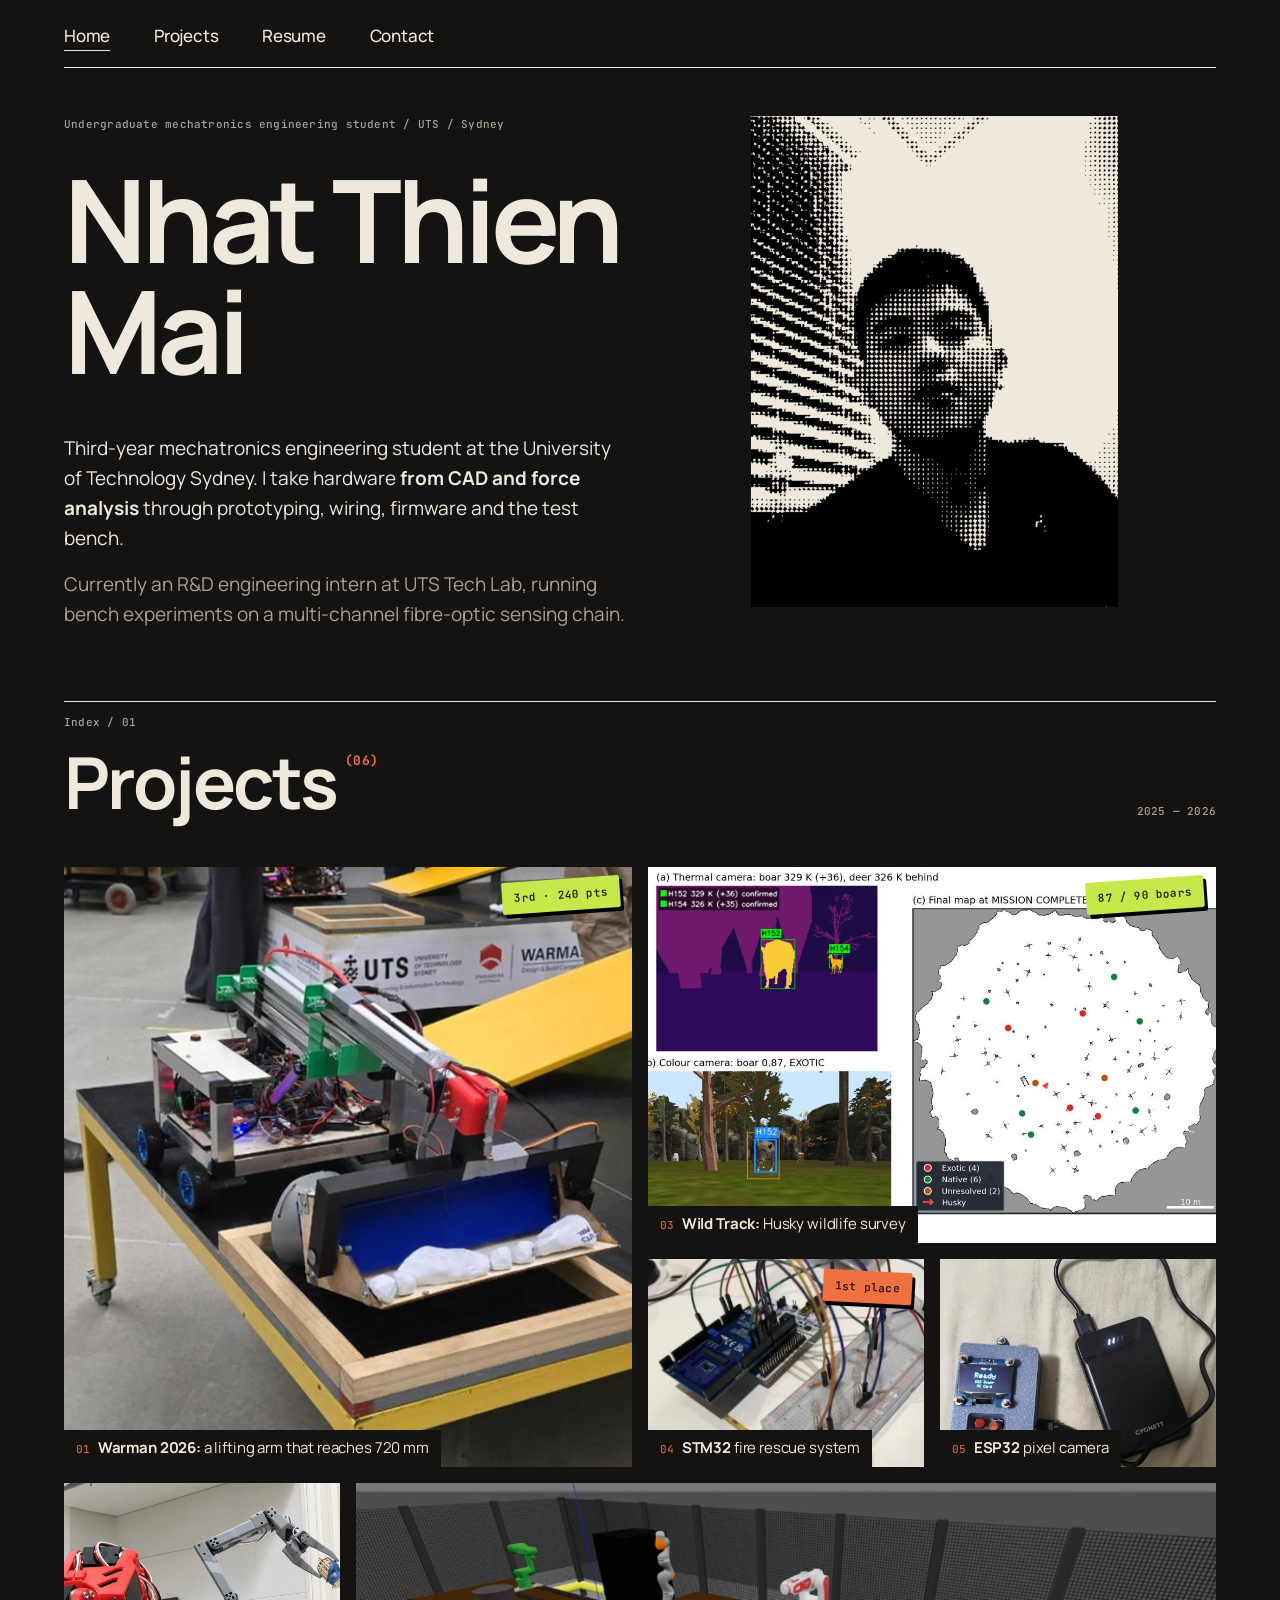
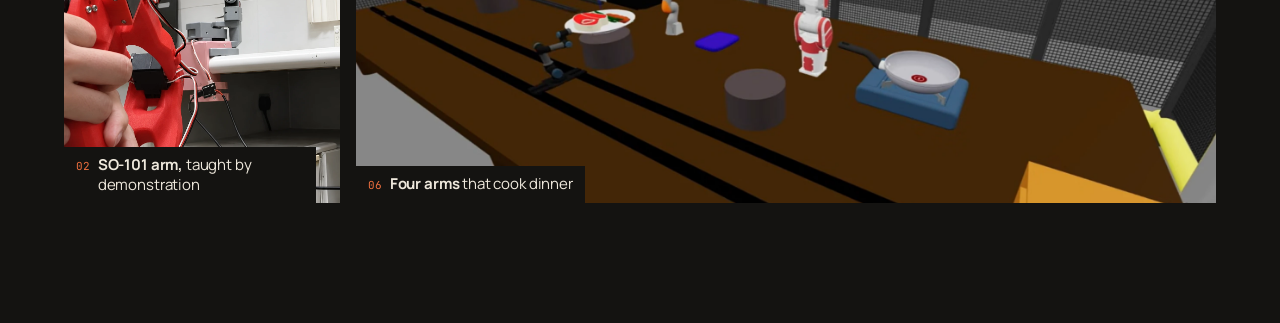
<file: index.html>
<!doctype html>
<html lang="en" data-theme="dark">
<head>
<meta charset="utf-8">
<meta name="color-scheme" content="dark">
<meta name="viewport" content="width=device-width, initial-scale=1">
<title>Nhat Thien Mai — Mechatronics</title>
<meta name="description" content="Portfolio of Nhat Thien Mai, Mechatronics Engineering student at UTS: robots, embedded systems and test-bench work.">
<link rel="preconnect" href="https://fonts.googleapis.com">
<link rel="preconnect" href="https://fonts.gstatic.com" crossorigin>
<link rel="stylesheet" href="https://fonts.googleapis.com/css2?family=JetBrains+Mono:wght@400;500&family=Manrope:wght@400;500;600;700;800&display=swap">
<link rel="stylesheet" href="styles.css">
</head>
<body>
<div class="nm" id="top">

  <div class="nm-wrap">
    <header class="nm-mast">
      <nav class="nm-mast-nav nm-nav" aria-label="Primary">
        <a href="index.html" aria-current="page">Home</a>
        <a href="index.html#work">Projects</a>
        <a href="https://drive.google.com/file/d/1OJMmLm8U8ivecN6BhH8PJnnP1VrDxSXQ/view?usp=sharing" target="_blank" rel="noopener">Resume</a>
        <a href="contact.html">Contact</a>
      </nav>
    </header>
  </div>

  <!-- HERO -->
  <section class="nm-wrap nm-hero nm-grid">
    <div class="nm-hero-folio">
      <span class="nm-label">Undergraduate mechatronics engineering student / UTS / Sydney</span>
    </div>
    <h1 class="nm-hero-name"><span>Nhat Thien</span><span class="nm-indent">Mai</span></h1>
    <figure class="nm-hero-figure nm-figure">
      <div class="nm-portrait nm-ratio-3x4"><img src="images/portrait-dither.png" alt="Self-portrait, 1-bit dither, taken on a home-built ESP32 camera"></div>
    </figure>
    <div class="nm-hero-intro">
      <p class="nm-lede">Third-year mechatronics engineering student at the University of Technology Sydney. I take hardware <span class="nm-em">from CAD and force analysis</span> through prototyping, wiring, firmware and the test bench.</p>
      <p class="nm-lede" style="color:var(--graphite)">Currently an R&amp;D engineering intern at UTS Tech Lab, running bench experiments on a multi-channel fibre-optic sensing chain.</p>
    </div>
  </section>

  <!-- WORK -->
  <section class="nm-wrap" id="work" style="padding-bottom:var(--space-30)">
    <div class="nm-sechead">
      <span class="nm-label">Index / 01</span>
      <h2>Projects<sup>(06)</sup></h2>
      <span class="nm-sechead-note nm-label">2025 — 2026</span>
    </div>
    <div class="nm-mosaic">
      <a class="nm-mtile" href="warman.html" style="grid-column:1 / 7;grid-row:1 / 12"><img src="images/warman-delivery.png" alt="Warman robot tipping its rocks into the delivery box" style="object-position:50% 50%" loading="lazy"><span class="nm-sticker">3rd · 240 pts</span><span class="nm-mtile-cap"><span class="nm-mtile-no">01</span><span><b>Warman 2026:</b> a lifting arm that reaches 720 mm</span></span></a>
      <a class="nm-mtile" href="husky.html" style="grid-column:7 / 13;grid-row:1 / 8"><img src="images/husky-overview.jpg" alt="Thermal view, colour check and survey map from Wild Track" style="object-position:50% 40%" loading="lazy"><span class="nm-sticker">87 / 90 boars</span><span class="nm-mtile-cap"><span class="nm-mtile-no">03</span><span><b>Wild Track:</b> Husky wildlife survey</span></span></a>
      <a class="nm-mtile" href="fire-rescue.html" style="grid-column:7 / 10;grid-row:8 / 12"><img src="images/fire-rescue-wiring.png" alt="STM32 board wired to a breadboard of sensors and LEDs" style="object-position:50% 50%" loading="lazy"><span class="nm-sticker nm-sticker--solder">1st place</span><span class="nm-mtile-cap"><span class="nm-mtile-no">04</span><span><b>STM32</b> fire rescue system</span></span></a>
      <a class="nm-mtile" href="pixel-camera.html" style="grid-column:10 / 13;grid-row:8 / 12"><img src="images/pixelcam-device.png" alt="3D-printed ESP32 camera with OLED reading Ready" style="object-position:30% 60%" loading="lazy"><span class="nm-mtile-cap"><span class="nm-mtile-no">05</span><span><b>ESP32</b> pixel camera</span></span></a>
      <a class="nm-mtile" href="so101.html" style="grid-column:1 / 4;grid-row:12 / 18"><img src="images/so101-teleop-hand.webp" alt="Hand guiding the red SO-101 leader arm while the follower grips a toy" style="object-position:40% 50%" loading="lazy"><span class="nm-mtile-cap"><span class="nm-mtile-no">02</span><span><b>SO-101 arm,</b> taught by demonstration</span></span></a>
      <a class="nm-mtile" href="ir.html" style="grid-column:4 / 13;grid-row:12 / 18"><img src="images/ir-kitchen.webp" alt="Simulated robot kitchen with four arms behind safety fencing" style="object-position:50% 60%" loading="lazy"><span class="nm-mtile-cap"><span class="nm-mtile-no">06</span><span><b>Four arms</b> that cook dinner</span></span></a>
    </div>
  </section>

</div>
<script>
(function () {
  var boxes = document.querySelectorAll('.nm-video[data-yt]');
  if (!boxes.length) return;
  function cmd(f, fn) { try { f.contentWindow.postMessage(JSON.stringify({event: 'command', func: fn, args: []}), '*'); } catch (e) {} }
  function load(box) {
    var id = box.getAttribute('data-yt');
    var f = document.createElement('iframe');
    f.src = 'https://www.youtube-nocookie.com/embed/' + id + '?autoplay=1&mute=1&loop=1&playlist=' + id + '&playsinline=1&rel=0&modestbranding=1&enablejsapi=1';
    f.title = 'Project video';
    f.allow = 'autoplay; encrypted-media; picture-in-picture; fullscreen';
    f.allowFullscreen = true;
    box.appendChild(f); box.classList.add('is-loaded'); return f;
  }
  boxes.forEach(load);
})();
</script>
</body>
</html>
</file>
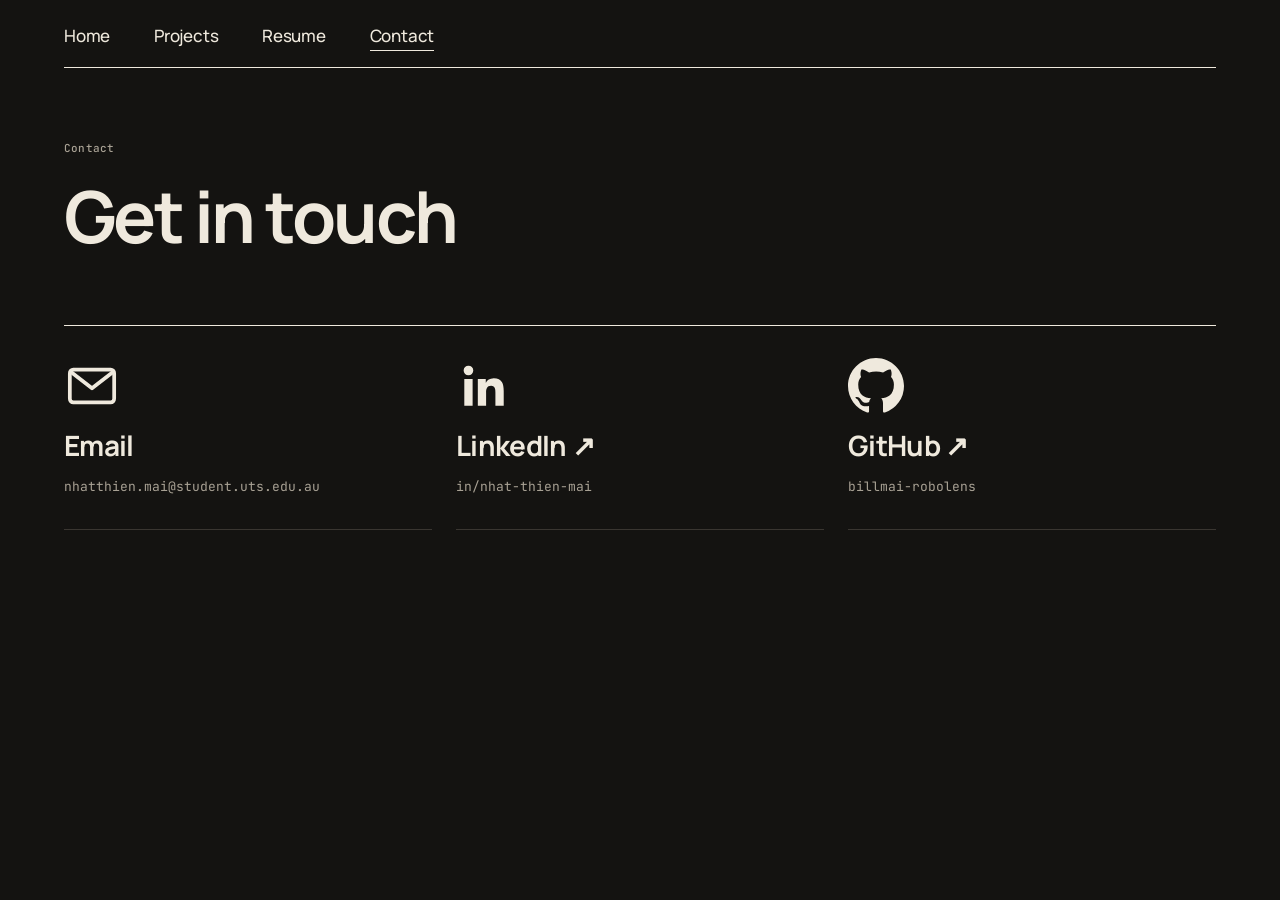
<file: contact.html>
<!doctype html>
<html lang="en" data-theme="dark">
<head>
<meta charset="utf-8">
<meta name="color-scheme" content="dark">
<meta name="viewport" content="width=device-width, initial-scale=1">
<title>Contact — Nhat Thien Mai</title>
<meta name="description" content="Portfolio of Nhat Thien Mai, Mechatronics Engineering student at UTS: robots, embedded systems and test-bench work.">
<link rel="preconnect" href="https://fonts.googleapis.com">
<link rel="preconnect" href="https://fonts.gstatic.com" crossorigin>
<link rel="stylesheet" href="https://fonts.googleapis.com/css2?family=JetBrains+Mono:wght@400;500&family=Manrope:wght@400;500;600;700;800&display=swap">
<link rel="stylesheet" href="styles.css">
</head>
<body>
<div class="nm" id="top">
  <div class="nm-wrap">
    <header class="nm-mast">
      <nav class="nm-mast-nav nm-nav" aria-label="Primary">
        <a href="index.html">Home</a>
        <a href="index.html#work">Projects</a>
        <a href="https://drive.google.com/file/d/1OJMmLm8U8ivecN6BhH8PJnnP1VrDxSXQ/view?usp=sharing" target="_blank" rel="noopener">Resume</a>
        <a href="contact.html" aria-current="page">Contact</a>
      </nav>
    </header>
  </div>

  <section class="nm-wrap nm-grid nm-contact">
    <span class="nm-label" style="grid-column:1 / span 4">Contact</span>
    <h1 class="nm-display">Get in touch</h1>
    <div class="nm-contact-list">
      <a class="nm-contact-item" href="mailto:nhatthien.mai@student.uts.edu.au"><svg viewBox="0 0 24 24" fill="none" stroke="currentColor" stroke-width="1.6" stroke-linejoin="round" aria-hidden="true"><rect x="2.5" y="5" width="19" height="14" rx="1.5"/><path d="M3 6l9 7 9-7"/></svg><strong>Email</strong><span>nhatthien.mai@student.uts.edu.au</span></a>
      <a class="nm-contact-item" href="https://www.linkedin.com/in/nhat-thien-mai-077a37353/" target="_blank" rel="noopener"><svg viewBox="0 0 24 24" fill="currentColor" aria-hidden="true"><path d="M20.45 20.45h-3.56v-5.57c0-1.33-.02-3.04-1.85-3.04-1.85 0-2.14 1.45-2.14 2.94v5.67H9.35V9h3.41v1.56h.05c.48-.9 1.64-1.85 3.37-1.85 3.6 0 4.27 2.37 4.27 5.46v6.28zM5.34 7.43a2.06 2.06 0 1 1 0-4.13 2.06 2.06 0 0 1 0 4.13zM7.12 20.45H3.56V9h3.56v11.45z"/></svg><strong>LinkedIn ↗</strong><span>in/nhat-thien-mai</span></a>
      <a class="nm-contact-item" href="https://github.com/billmai-robolens" target="_blank" rel="noopener"><svg viewBox="0 0 16 16" fill="currentColor" aria-hidden="true"><path d="M8 0C3.58 0 0 3.58 0 8c0 3.54 2.29 6.53 5.47 7.59.4.07.55-.17.55-.38 0-.19-.01-.82-.01-1.49-2.01.37-2.53-.49-2.69-.94-.09-.23-.48-.94-.82-1.13-.28-.15-.68-.52-.01-.53.63-.01 1.08.58 1.23.82.72 1.21 1.87.87 2.33.66.07-.52.28-.87.51-1.07-1.78-.2-3.64-.89-3.64-3.95 0-.87.31-1.59.82-2.15-.08-.2-.36-1.02.08-2.12 0 0 .67-.21 2.2.82.64-.18 1.32-.27 2-.27.68 0 1.36.09 2 .27 1.53-1.04 2.2-.82 2.2-.82.44 1.1.16 1.92.08 2.12.51.56.82 1.27.82 2.15 0 3.07-1.87 3.75-3.65 3.95.29.25.54.73.54 1.48 0 1.07-.01 1.93-.01 2.2 0 .21.15.46.55.38A8.013 8.013 0 0016 8c0-4.42-3.58-8-8-8z"/></svg><strong>GitHub ↗</strong><span>billmai-robolens</span></a>
    </div>
  </section>

</div>
</body>
</html>
</file>
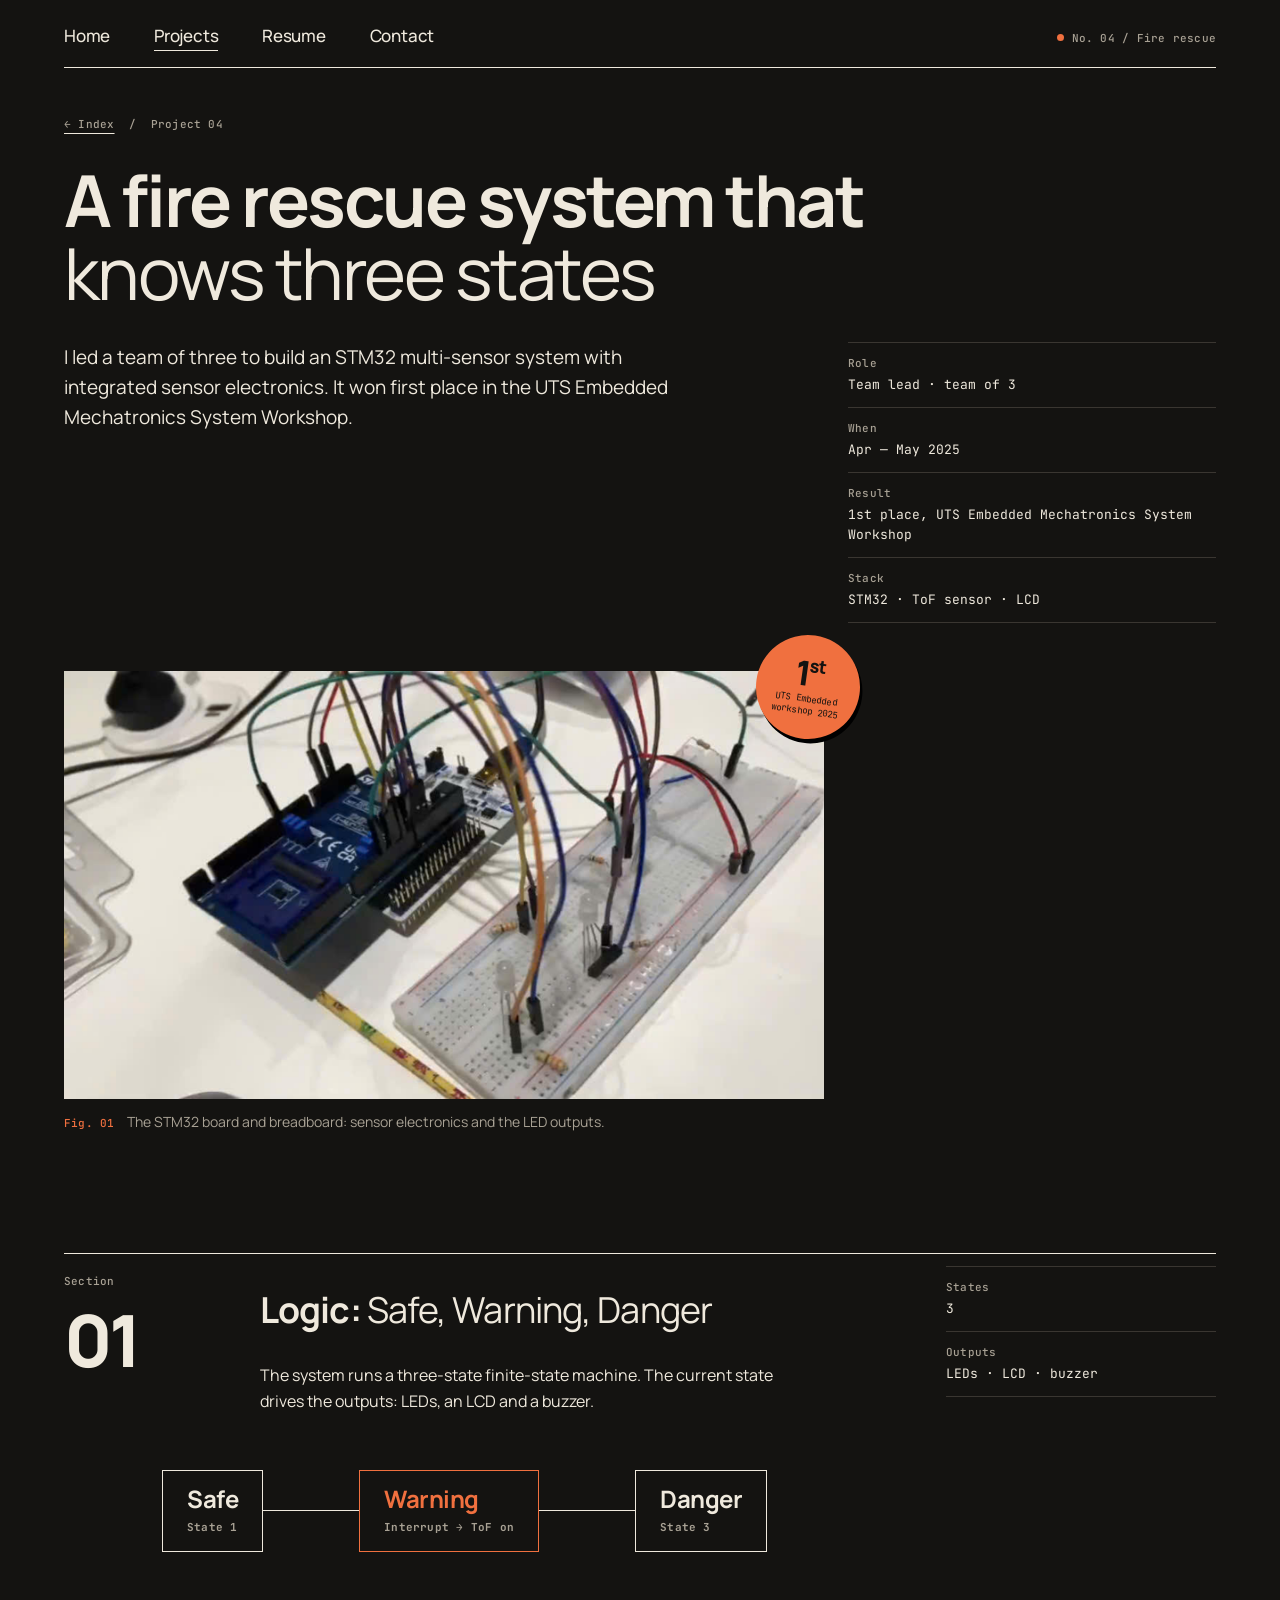
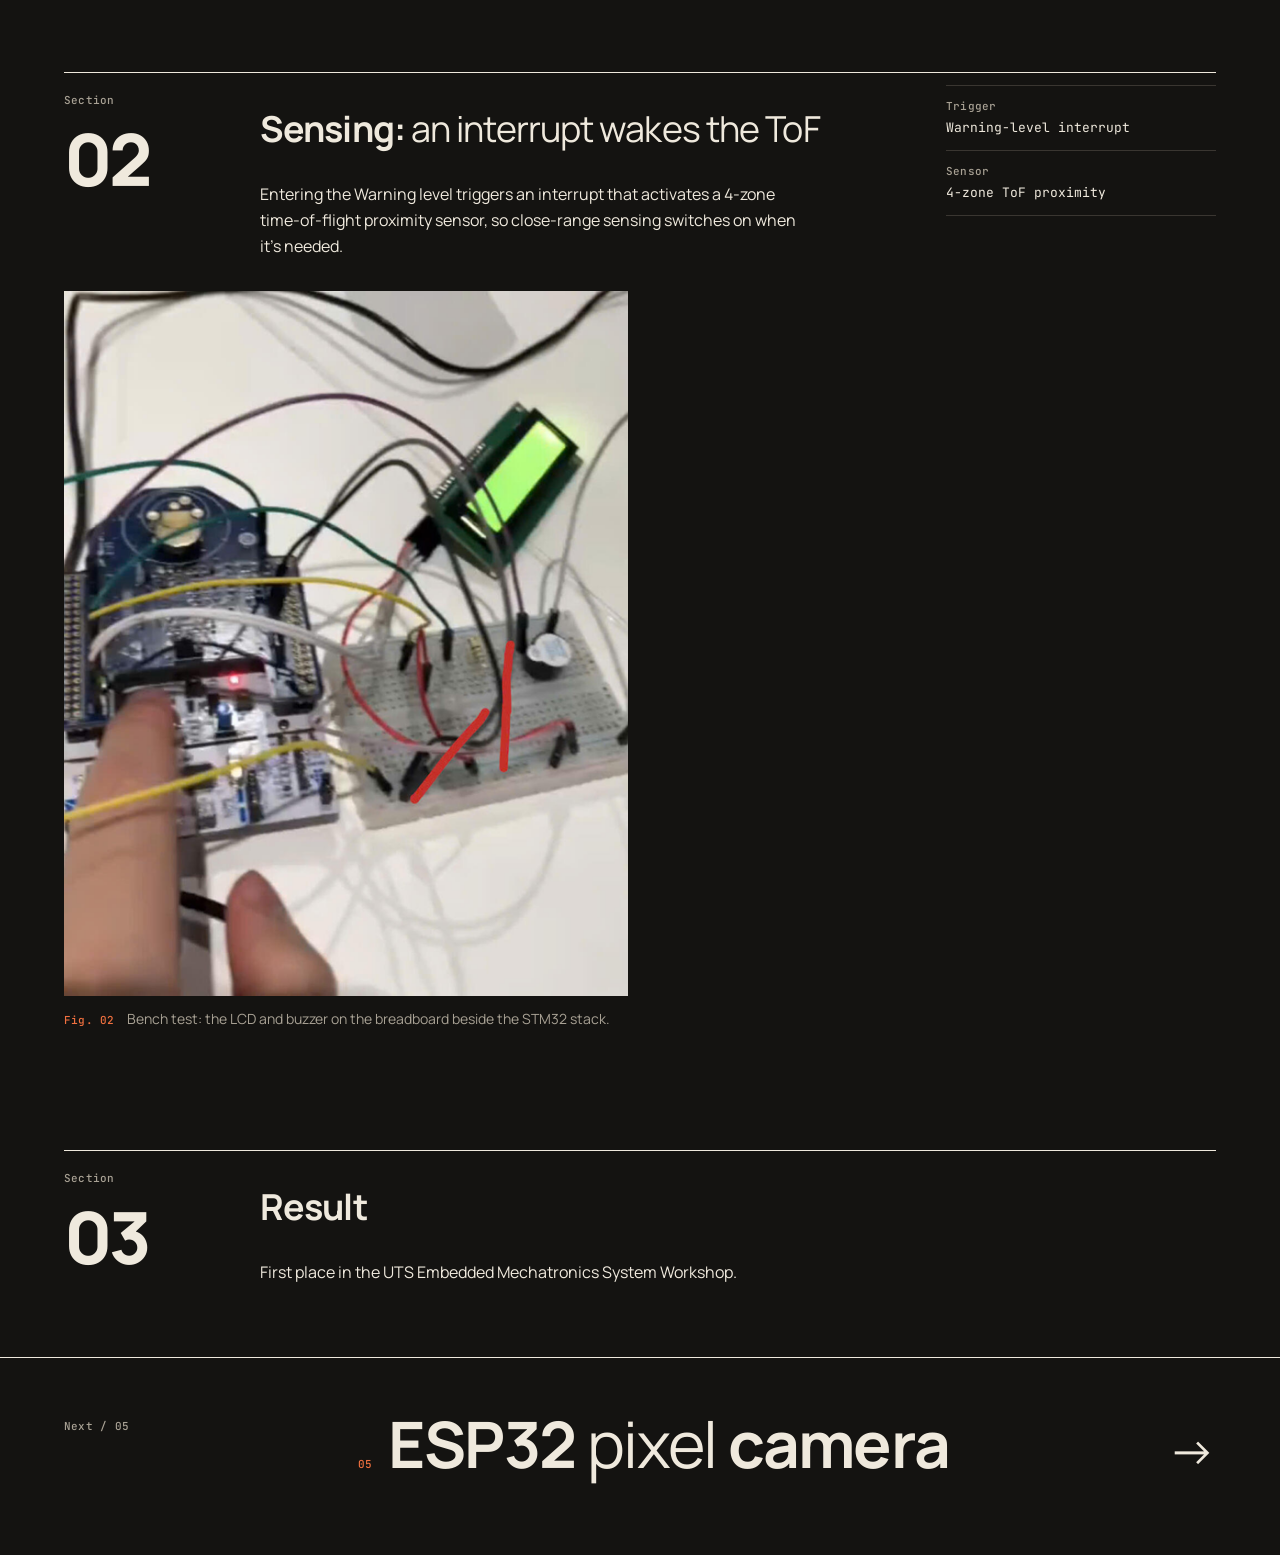
<file: fire-rescue.html>
<!doctype html>
<html lang="en" data-theme="dark">
<head>
<meta charset="utf-8">
<meta name="color-scheme" content="dark">
<meta name="viewport" content="width=device-width, initial-scale=1">
<title>STM32 smart fire rescue system — Nhat Thien Mai</title>
<meta name="description" content="An STM32 multi-sensor fire rescue system with a three-state machine and ToF proximity sensing. 1st place, UTS Embedded Mechatronics System Workshop.">
<link rel="preconnect" href="https://fonts.googleapis.com">
<link rel="preconnect" href="https://fonts.gstatic.com" crossorigin>
<link rel="stylesheet" href="https://fonts.googleapis.com/css2?family=JetBrains+Mono:wght@400;500&family=Manrope:wght@400;500;600;700;800&display=swap">
<link rel="stylesheet" href="styles.css">
</head>
<body>
<div class="nm" id="top">
  <div class="nm-wrap">
    <header class="nm-mast">
      <span class="nm-mast-status nm-label">No. 04 / Fire rescue</span>
      <nav class="nm-mast-nav nm-nav" aria-label="Primary">
        <a href="index.html">Home</a>
        <a href="index.html#work" aria-current="page">Projects</a>
        <a href="https://drive.google.com/file/d/1OJMmLm8U8ivecN6BhH8PJnnP1VrDxSXQ/view?usp=sharing" target="_blank" rel="noopener">Resume</a>
        <a href="contact.html">Contact</a>
      </nav>
    </header>
  </div>

  <section class="nm-wrap nm-grid" style="padding-top:var(--space-12);padding-bottom:var(--space-12);row-gap:var(--space-8)">
    <span class="nm-label" style="grid-column:1 / span 3"><a class="nm-link" href="index.html#work">← Index</a> &nbsp;/&nbsp; Project 04</span>
    <h1 class="nm-display" style="grid-column:1 / span 10">A fire rescue system that <span class="nm-em">knows three states</span></h1>
    <p class="nm-lede" style="grid-column:1 / span 7">I led a team of three to build an STM32 multi-sensor system with integrated sensor electronics. It won first place in the UTS Embedded Mechatronics System Workshop.</p>
    <dl class="nm-specs" style="grid-column:9 / span 4"><div><dt>Role</dt><dd>Team lead · team of 3</dd></div><div><dt>When</dt><dd>Apr — May 2025</dd></div><div><dt>Result</dt><dd>1st place, UTS Embedded Mechatronics System Workshop</dd></div><div><dt>Stack</dt><dd>STM32 · ToF sensor · LCD</dd></div></dl>
  </section>

  <section class="nm-wrap nm-grid" style="padding-bottom:var(--space-30)">
    <div style="grid-column:1 / span 8;position:relative">
      <figure class="nm-figure">
          <div class="nm-figure-img  nm-ratio-16x9"><img src="images/fire-rescue-wiring.png" alt="STM32 board and sensor shield wired to a breadboard of LEDs and resistors" loading="lazy"></div>
          <figcaption><span class="nm-label">Fig. 01</span><span class="nm-cap">The STM32 board and breadboard: sensor electronics and the LED outputs.</span></figcaption>
        </figure>
      <span class="nm-seal" style="position:absolute;right:-36px;top:-36px"><strong>1<sup>st</sup></strong><span>UTS Embedded workshop 2025</span></span>
    </div>
  </section>

  <section class="nm-wrap" style="padding-bottom:var(--space-30)">
    <div class="nm-case">
      <div class="nm-case-no"><span class="nm-label">Section</span><b>01</b></div>
      <div class="nm-case-text">
        <h2 class="nm-headline">Logic: <span class="nm-em">Safe, Warning, Danger</span></h2>
        <p class="nm-body">The system runs a three-state finite-state machine. The current state drives the outputs: LEDs, an LCD and a buzzer.</p>
      </div>
      <dl class="nm-case-spec nm-specs"><div><dt>States</dt><dd>3</dd></div><div><dt>Outputs</dt><dd>LEDs · LCD · buzzer</dd></div></dl>
      <div class="nm-case-wide" style="margin-top:var(--space-6)"><ol class="nm-states" aria-label="States"><li><span class="nm-state">Safe<small>State 1</small></span></li><li><span class="nm-state nm-state--hot">Warning<small>Interrupt → ToF on</small></span></li><li><span class="nm-state">Danger<small>State 3</small></span></li></ol></div>
    </div>
  </section>

  <section class="nm-wrap" style="padding-bottom:var(--space-30)">
    <div class="nm-case">
      <div class="nm-case-no"><span class="nm-label">Section</span><b>02</b></div>
      <div class="nm-case-text">
        <h2 class="nm-headline">Sensing: <span class="nm-em">an interrupt wakes the ToF</span></h2>
        <p class="nm-body">Entering the Warning level triggers an interrupt that activates a 4-zone time-of-flight proximity sensor, so close-range sensing switches on when it’s needed.</p>
      </div>
      <dl class="nm-case-spec nm-specs"><div><dt>Trigger</dt><dd>Warning-level interrupt</dd></div><div><dt>Sensor</dt><dd>4-zone ToF proximity</dd></div></dl>
      <div class="nm-case-left"><figure class="nm-figure">
          <div class="nm-figure-img  nm-ratio-4x5"><img src="images/fire-rescue-bench.png" alt="STM32 stack with an LCD showing a green screen and a buzzer on the breadboard, a finger pointing at the board" loading="lazy"></div>
          <figcaption><span class="nm-label">Fig. 02</span><span class="nm-cap">Bench test: the LCD and buzzer on the breadboard beside the STM32 stack.</span></figcaption>
        </figure></div>
    </div>
  </section>

  <section class="nm-wrap" style="padding-bottom:var(--space-18)">
    <div class="nm-case">
      <div class="nm-case-no"><span class="nm-label">Section</span><b>03</b></div>
      <div class="nm-case-text">
        <h2 class="nm-headline">Result</h2>
        <p class="nm-body">First place in the UTS Embedded Mechatronics System Workshop.</p>
      </div>
      
      
    </div>
  </section>

  <section class="nm-wrap nm-grid" style="padding-top:var(--space-12);padding-bottom:var(--space-18);border-top:1px solid var(--rule-strong)">
    <span class="nm-label" style="grid-column:1 / span 3;padding-top:var(--space-3)">Next / 05</span>
    <a class="nm-card" href="pixel-camera.html" style="grid-column:4 / span 9">
      <div class="nm-card-meta" style="border-top:0;margin-top:0;padding-top:0"><span class="nm-label nm-card-no">05</span><h3 class="nm-card-title" style="font-size:clamp(40px,5vw,64px)">ESP32 <i>pixel</i> camera</h3><span class="nm-card-arrow" style="font-size:48px">→</span></div>
    </a>
  </section>

</div>
</body>
</html>
</file>
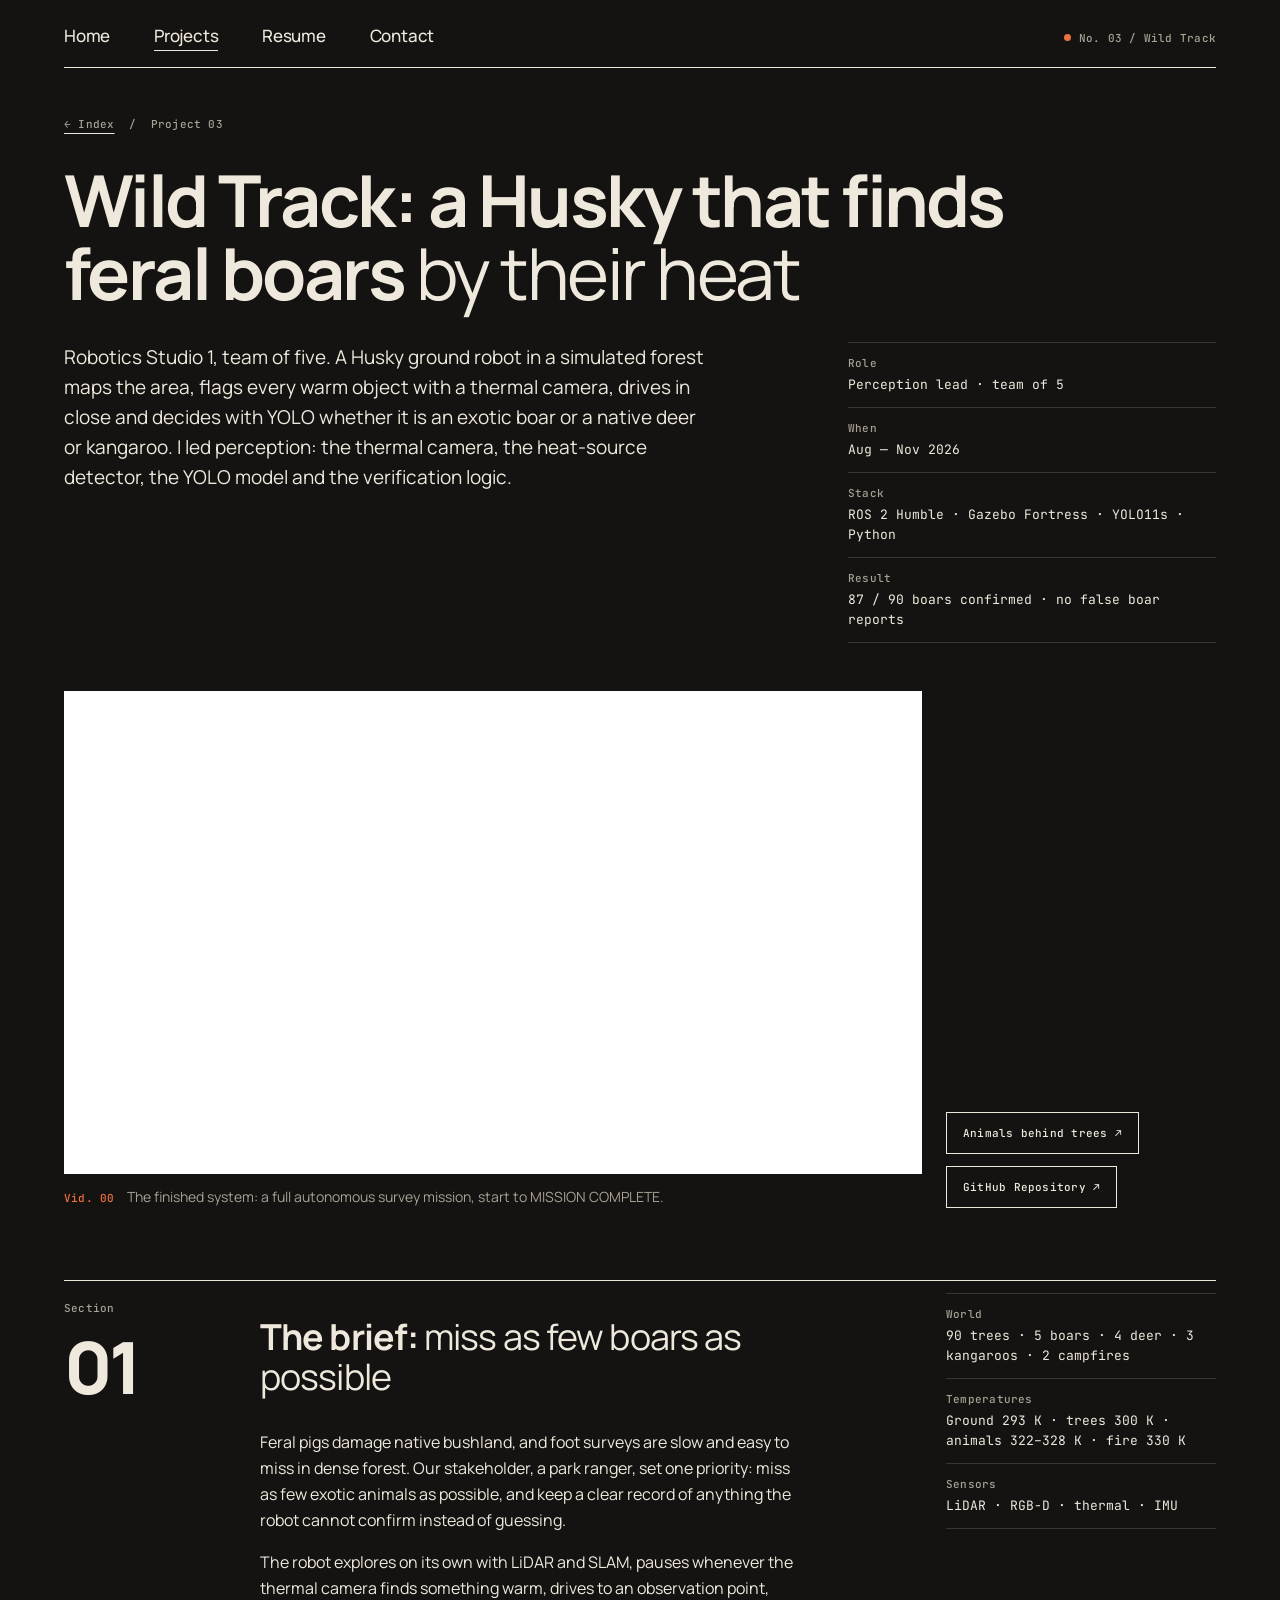
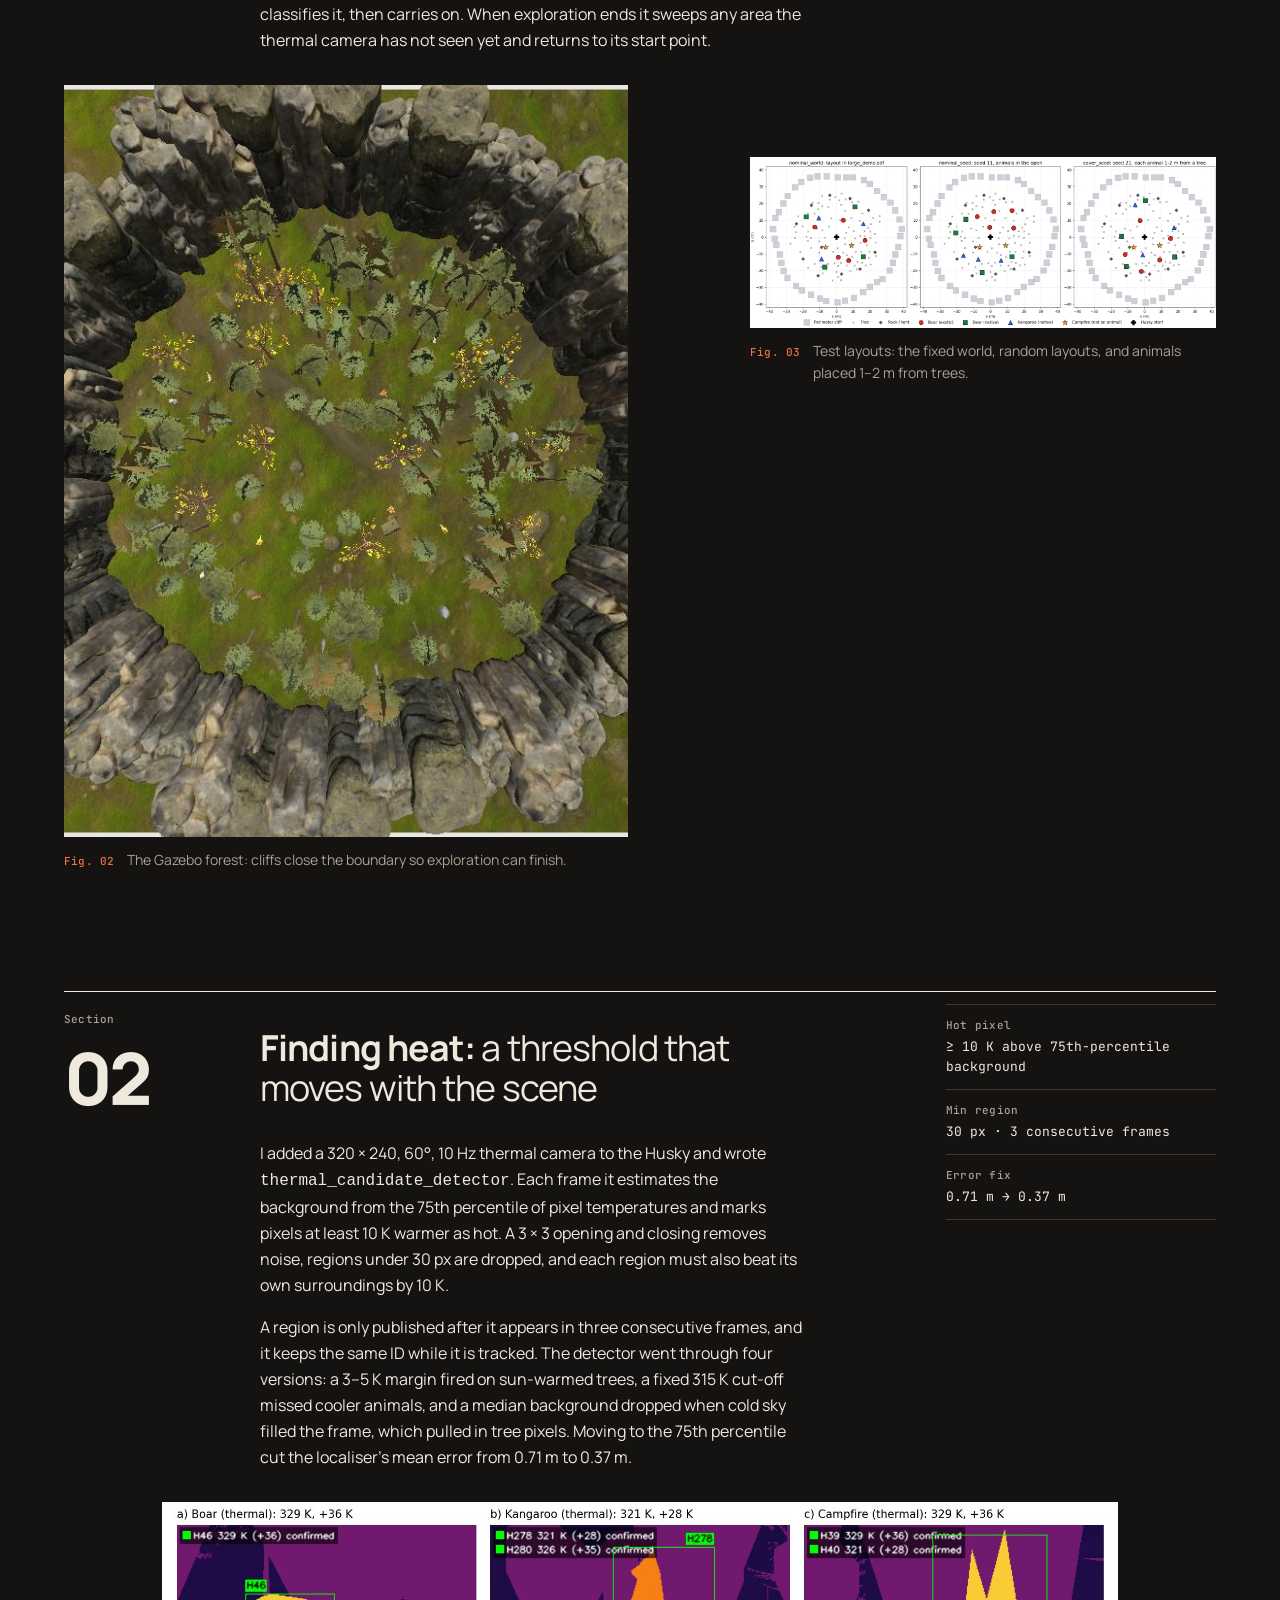
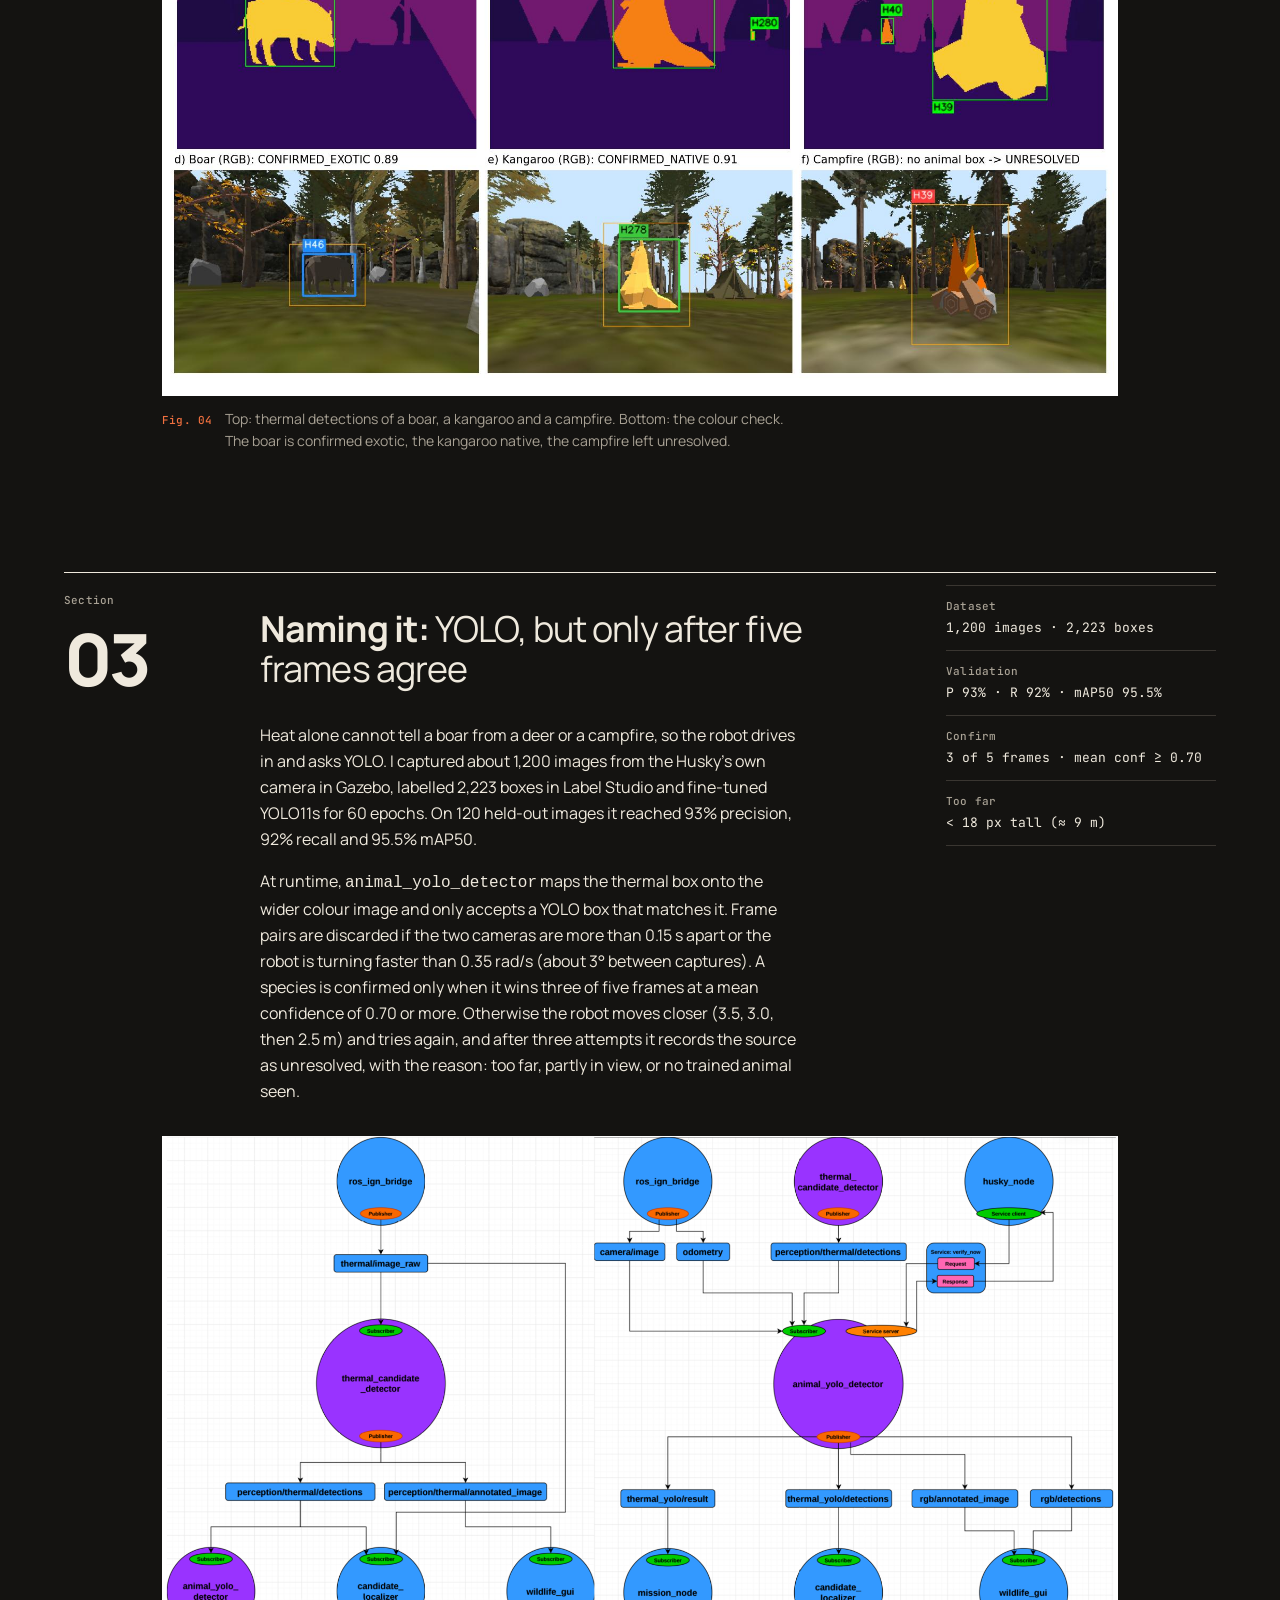
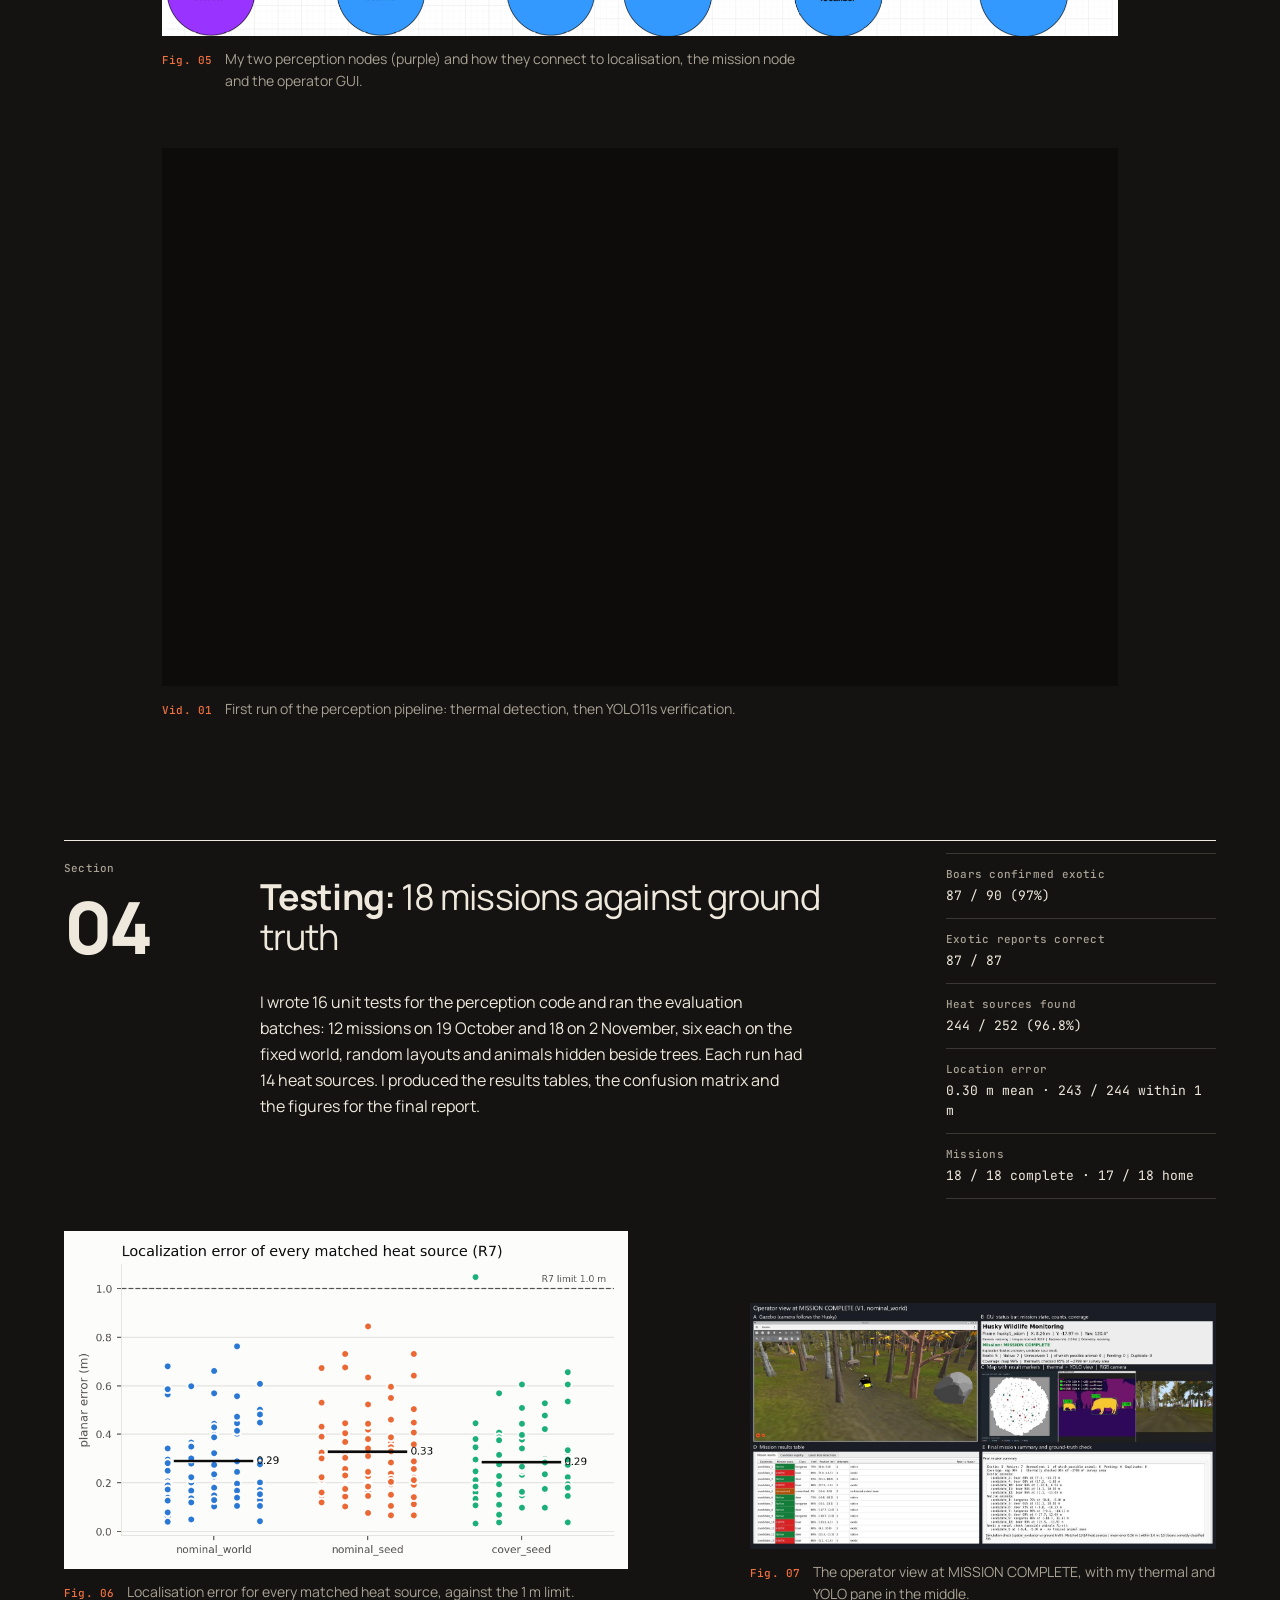
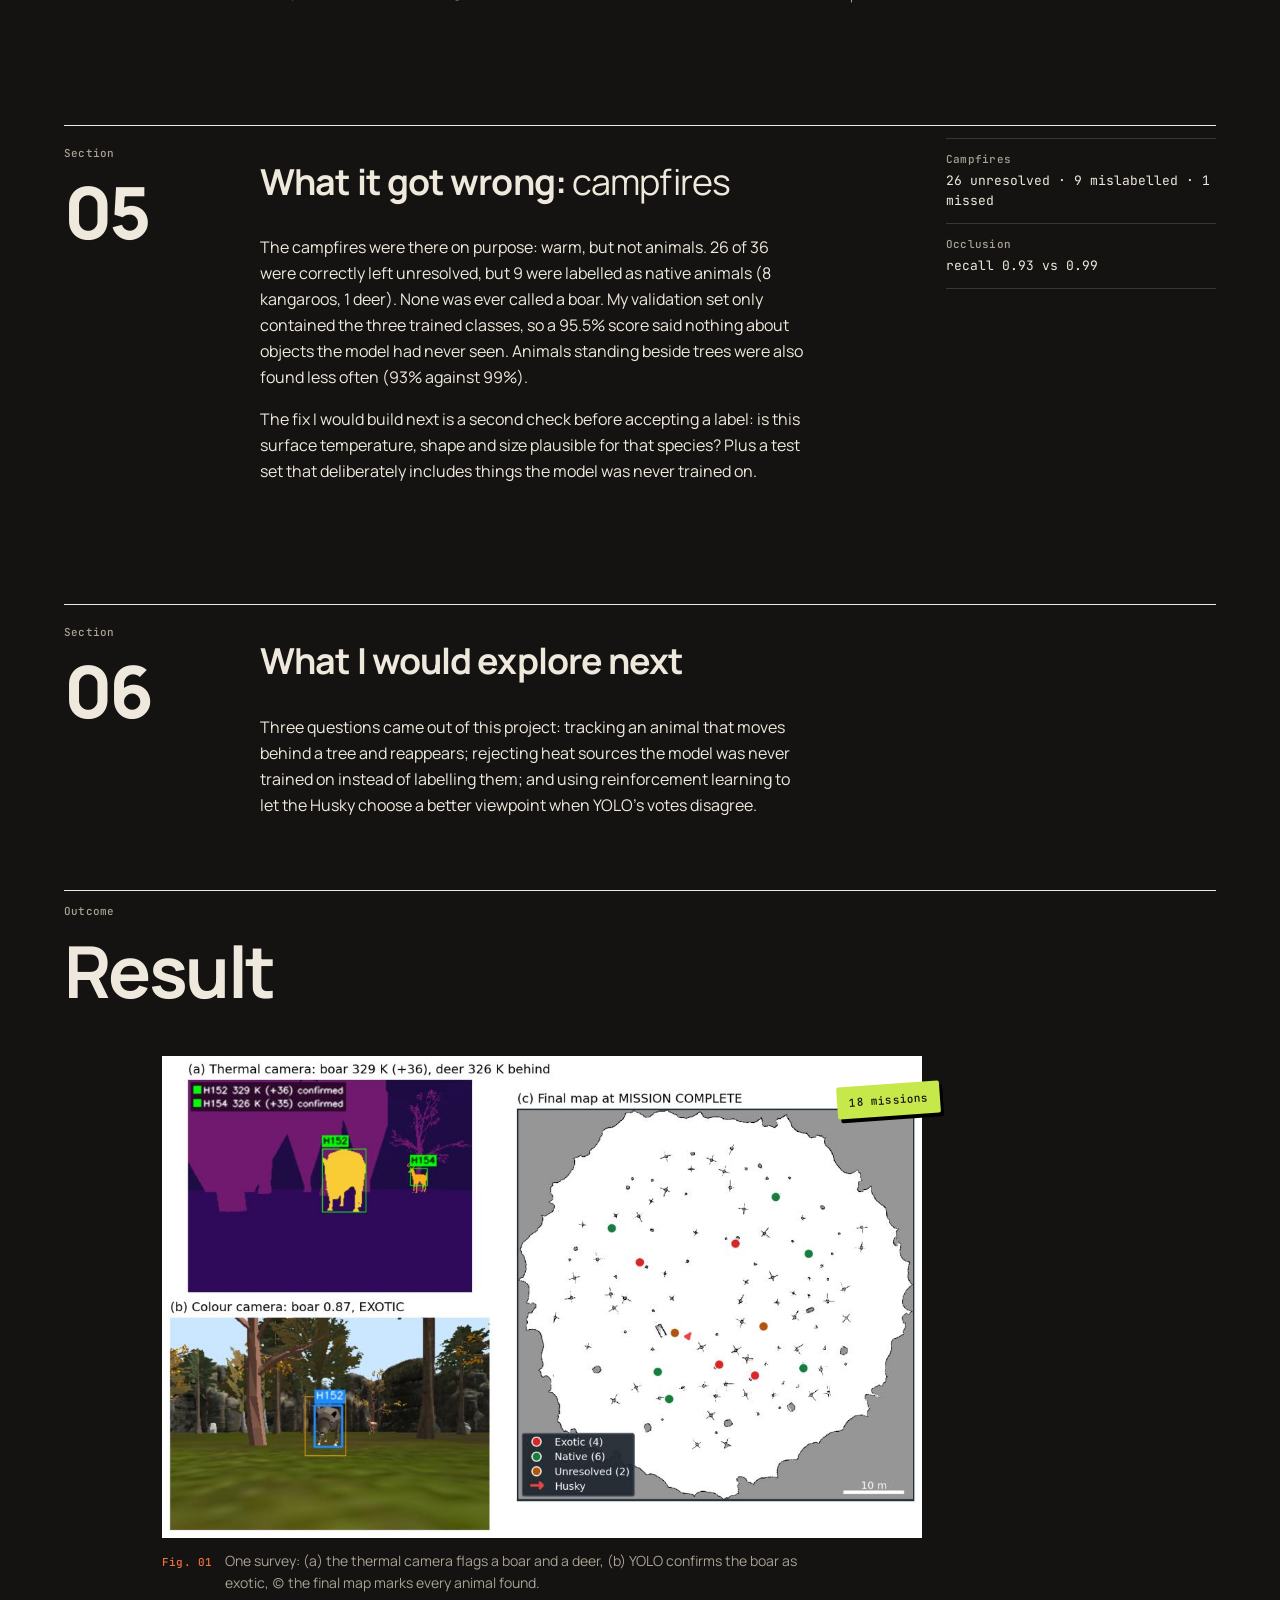
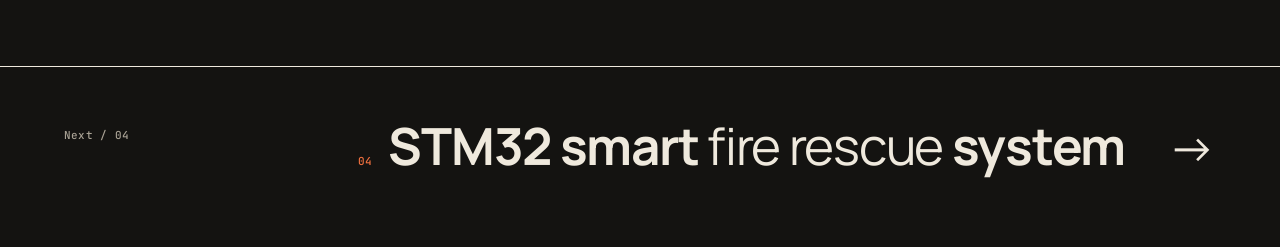
<file: husky.html>
<!doctype html>
<html lang="en" data-theme="dark">
<head>
<meta charset="utf-8">
<meta name="color-scheme" content="dark">
<meta name="viewport" content="width=device-width, initial-scale=1">
<title>Wild Track — Nhat Thien Mai</title>
<meta name="description" content="Wild Track: a simulated Husky robot that surveys a forest, finds heat sources with a thermal camera and confirms feral boars with YOLO11s. 87 of 90 boars confirmed across 18 missions.">
<link rel="preconnect" href="https://fonts.googleapis.com">
<link rel="preconnect" href="https://fonts.gstatic.com" crossorigin>
<link rel="stylesheet" href="https://fonts.googleapis.com/css2?family=JetBrains+Mono:wght@400;500&family=Manrope:wght@400;500;600;700;800&display=swap">
<link rel="stylesheet" href="styles.css">
</head>
<body>
<div class="nm" id="top">
  <div class="nm-wrap">
    <header class="nm-mast">
      <span class="nm-mast-status nm-label">No. 03 / Wild Track</span>
      <nav class="nm-mast-nav nm-nav" aria-label="Primary">
        <a href="index.html">Home</a>
        <a href="index.html#work" aria-current="page">Projects</a>
        <a href="https://drive.google.com/file/d/1OJMmLm8U8ivecN6BhH8PJnnP1VrDxSXQ/view?usp=sharing" target="_blank" rel="noopener">Resume</a>
        <a href="contact.html">Contact</a>
      </nav>
    </header>
  </div>

  <section class="nm-wrap nm-grid" style="padding-top:var(--space-12);padding-bottom:var(--space-12);row-gap:var(--space-8)">
    <span class="nm-label" style="grid-column:1 / span 3"><a class="nm-link" href="index.html#work">← Index</a> &nbsp;/&nbsp; Project 03</span>
    <h1 class="nm-display" style="grid-column:1 / span 10">Wild Track: a Husky that finds feral boars <span class="nm-em">by their heat</span></h1>
    <p class="nm-lede" style="grid-column:1 / span 7">Robotics Studio 1, team of five. A Husky ground robot in a simulated forest maps the area, flags every warm object with a thermal camera, drives in close and decides with YOLO whether it is an exotic boar or a native deer or kangaroo. I led perception: the thermal camera, the heat-source detector, the YOLO model and the verification logic.</p>
    <dl class="nm-specs" style="grid-column:9 / span 4"><div><dt>Role</dt><dd>Perception lead · team of 5</dd></div><div><dt>When</dt><dd>Aug — Nov 2026</dd></div><div><dt>Stack</dt><dd>ROS 2 Humble · Gazebo Fortress · YOLO11s · Python</dd></div><div><dt>Result</dt><dd>87 / 90 boars confirmed · no false boar reports</dd></div></dl>
  </section>

  <section class="nm-wrap nm-grid" style="padding-bottom:var(--space-18)">
    <div style="grid-column:1 / span 9;position:relative"><figure class="nm-figure"><div class="nm-video" data-yt="oBOc9h9AF5E" style="background-image:url(https://i.ytimg.com/vi/oBOc9h9AF5E/hqdefault.jpg)"><a class="nm-video-fallback" href="https://youtu.be/oBOc9h9AF5E" target="_blank" rel="noopener">Watch on YouTube ↗</a></div><figcaption><span class="nm-label">Vid. 00</span><span class="nm-cap">The finished system: a full autonomous survey mission, start to MISSION COMPLETE.</span></figcaption></figure>
    </div>
    <div style="grid-column:10 / span 3;align-self:end">
      <div class="nm-hero-actions" style="flex-direction:column;align-items:flex-start;margin-top:0">
        <a class="nm-btn nm-btn--ghost" href="https://youtu.be/_3ewNtgGpY0" target="_blank" rel="noopener">Animals behind trees ↗</a>
        <a class="nm-btn nm-btn--ghost" href="https://github.com/honglinhnguyen-alt/Robotic_Studio1" target="_blank" rel="noopener">GitHub Repository ↗</a>
      </div>
    </div>
  </section>

  <section class="nm-wrap" style="padding-bottom:var(--space-30)">
    <div class="nm-case">
      <div class="nm-case-no"><span class="nm-label">Section</span><b>01</b></div>
      <div class="nm-case-text"><h2 class="nm-headline">The brief: <span class="nm-em">miss as few boars as possible</span></h2><p class="nm-body">Feral pigs damage native bushland, and foot surveys are slow and easy to miss in dense forest. Our stakeholder, a park ranger, set one priority: miss as few exotic animals as possible, and keep a clear record of anything the robot cannot confirm instead of guessing.</p><p class="nm-body">The robot explores on its own with LiDAR and SLAM, pauses whenever the thermal camera finds something warm, drives to an observation point, classifies it, then carries on. When exploration ends it sweeps any area the thermal camera has not seen yet and returns to its start point.</p></div>
      <dl class="nm-case-spec nm-specs"><div><dt>World</dt><dd>90 trees · 5 boars · 4 deer · 3 kangaroos · 2 campfires</dd></div><div><dt>Temperatures</dt><dd>Ground 293 K · trees 300 K · animals 322–328 K · fire 330 K</dd></div><div><dt>Sensors</dt><dd>LiDAR · RGB-D · thermal · IMU</dd></div></dl>
      <div class="nm-case-left"><figure class="nm-figure"><div class="nm-figure-img nm-ratio-3x4"><img src="images/husky-world.jpg" alt="Top-down view of the simulated forest ringed by cliffs" loading="lazy"></div><figcaption><span class="nm-label">Fig. 02</span><span class="nm-cap">The Gazebo forest: cliffs close the boundary so exploration can finish.</span></figcaption></figure></div><div class="nm-case-right"><figure class="nm-figure"><div class="nm-figure-img nm-figure-img--contain nm-ratio-16x9"><img src="images/husky-layouts.png" alt="Three heat-source layouts used for testing" loading="lazy"></div><figcaption><span class="nm-label">Fig. 03</span><span class="nm-cap">Test layouts: the fixed world, random layouts, and animals placed 1–2 m from trees.</span></figcaption></figure></div>
    </div>
  </section>

  <section class="nm-wrap" style="padding-bottom:var(--space-30)">
    <div class="nm-case">
      <div class="nm-case-no"><span class="nm-label">Section</span><b>02</b></div>
      <div class="nm-case-text"><h2 class="nm-headline">Finding heat: <span class="nm-em">a threshold that moves with the scene</span></h2><p class="nm-body">I added a 320 × 240, 60°, 10 Hz thermal camera to the Husky and wrote <code>thermal_candidate_detector</code>. Each frame it estimates the background from the 75th percentile of pixel temperatures and marks pixels at least 10 K warmer as hot. A 3 × 3 opening and closing removes noise, regions under 30 px are dropped, and each region must also beat its own surroundings by 10 K.</p><p class="nm-body">A region is only published after it appears in three consecutive frames, and it keeps the same ID while it is tracked. The detector went through four versions: a 3–5 K margin fired on sun-warmed trees, a fixed 315 K cut-off missed cooler animals, and a median background dropped when cold sky filled the frame, which pulled in tree pixels. Moving to the 75th percentile cut the localiser’s mean error from 0.71 m to 0.37 m.</p></div>
      <dl class="nm-case-spec nm-specs"><div><dt>Hot pixel</dt><dd>≥ 10 K above 75th-percentile background</dd></div><div><dt>Min region</dt><dd>30 px · 3 consecutive frames</dd></div><div><dt>Error fix</dt><dd>0.71 m → 0.37 m</dd></div></dl>
      <div class="nm-case-wide"><figure class="nm-figure"><div class="nm-figure-img nm-figure-img--contain nm-ratio-16x9"><img src="images/husky-thermal-rgb.jpg" alt="Thermal detections of a boar, kangaroo and campfire above the matching colour-camera verification" loading="lazy"></div><figcaption><span class="nm-label">Fig. 04</span><span class="nm-cap">Top: thermal detections of a boar, a kangaroo and a campfire. Bottom: the colour check. The boar is confirmed exotic, the kangaroo native, the campfire left unresolved.</span></figcaption></figure></div>
    </div>
  </section>

  <section class="nm-wrap" style="padding-bottom:var(--space-30)">
    <div class="nm-case">
      <div class="nm-case-no"><span class="nm-label">Section</span><b>03</b></div>
      <div class="nm-case-text"><h2 class="nm-headline">Naming it: <span class="nm-em">YOLO, but only after five frames agree</span></h2><p class="nm-body">Heat alone cannot tell a boar from a deer or a campfire, so the robot drives in and asks YOLO. I captured about 1,200 images from the Husky’s own camera in Gazebo, labelled 2,223 boxes in Label Studio and fine-tuned YOLO11s for 60 epochs. On 120 held-out images it reached 93% precision, 92% recall and 95.5% mAP50.</p><p class="nm-body">At runtime, <code>animal_yolo_detector</code> maps the thermal box onto the wider colour image and only accepts a YOLO box that matches it. Frame pairs are discarded if the two cameras are more than 0.15 s apart or the robot is turning faster than 0.35 rad/s (about 3° between captures). A species is confirmed only when it wins three of five frames at a mean confidence of 0.70 or more. Otherwise the robot moves closer (3.5, 3.0, then 2.5 m) and tries again, and after three attempts it records the source as unresolved, with the reason: too far, partly in view, or no trained animal seen.</p></div>
      <dl class="nm-case-spec nm-specs"><div><dt>Dataset</dt><dd>1,200 images · 2,223 boxes</dd></div><div><dt>Validation</dt><dd>P 93% · R 92% · mAP50 95.5%</dd></div><div><dt>Confirm</dt><dd>3 of 5 frames · mean conf ≥ 0.70</dd></div><div><dt>Too far</dt><dd>< 18 px tall (≈ 9 m)</dd></div></dl>
      <div class="nm-case-wide"><figure class="nm-figure"><div class="nm-figure-img nm-figure-img--contain nm-ratio-16x9"><img src="images/husky-perception-nodes.png" alt="ROS 2 node diagram: thermal_candidate_detector and animal_yolo_detector with their topics and the verify_now service" loading="lazy"></div><figcaption><span class="nm-label">Fig. 05</span><span class="nm-cap">My two perception nodes (purple) and how they connect to localisation, the mission node and the operator GUI.</span></figcaption></figure></div>
      <div class="nm-case-wide nm-vone"><figure class="nm-figure"><div class="nm-video" data-yt="S2HY-KlAlA0" style="background-image:url(https://i.ytimg.com/vi/S2HY-KlAlA0/hqdefault.jpg)"><a class="nm-video-fallback" href="https://youtu.be/S2HY-KlAlA0" target="_blank" rel="noopener">Watch on YouTube ↗</a></div><figcaption><span class="nm-label">Vid. 01</span><span class="nm-cap">First run of the perception pipeline: thermal detection, then YOLO11s verification.</span></figcaption></figure></div>
    </div>
  </section>

  <section class="nm-wrap" style="padding-bottom:var(--space-30)">
    <div class="nm-case">
      <div class="nm-case-no"><span class="nm-label">Section</span><b>04</b></div>
      <div class="nm-case-text"><h2 class="nm-headline">Testing: <span class="nm-em">18 missions against ground truth</span></h2><p class="nm-body">I wrote 16 unit tests for the perception code and ran the evaluation batches: 12 missions on 19 October and 18 on 2 November, six each on the fixed world, random layouts and animals hidden beside trees. Each run had 14 heat sources. I produced the results tables, the confusion matrix and the figures for the final report.</p></div>
      <dl class="nm-case-spec nm-specs"><div><dt>Boars confirmed exotic</dt><dd>87 / 90 (97%)</dd></div><div><dt>Exotic reports correct</dt><dd>87 / 87</dd></div><div><dt>Heat sources found</dt><dd>244 / 252 (96.8%)</dd></div><div><dt>Location error</dt><dd>0.30 m mean · 243 / 244 within 1 m</dd></div><div><dt>Missions</dt><dd>18 / 18 complete · 17 / 18 home</dd></div></dl>
      <div class="nm-case-left"><figure class="nm-figure"><div class="nm-figure-img nm-figure-img--contain nm-ratio-3x2"><img src="images/husky-loc-error.png" alt="Scatter of localisation error per heat source by scenario" loading="lazy"></div><figcaption><span class="nm-label">Fig. 06</span><span class="nm-cap">Localisation error for every matched heat source, against the 1 m limit.</span></figcaption></figure></div><div class="nm-case-right"><figure class="nm-figure"><div class="nm-figure-img nm-figure-img--contain nm-ratio-3x2"><img src="images/husky-gui.jpg" alt="Operator interface at mission complete with map, thermal view, camera and results table" loading="lazy"></div><figcaption><span class="nm-label">Fig. 07</span><span class="nm-cap">The operator view at MISSION COMPLETE, with my thermal and YOLO pane in the middle.</span></figcaption></figure></div>
    </div>
  </section>

  <section class="nm-wrap" style="padding-bottom:var(--space-30)">
    <div class="nm-case">
      <div class="nm-case-no"><span class="nm-label">Section</span><b>05</b></div>
      <div class="nm-case-text"><h2 class="nm-headline">What it got wrong: <span class="nm-em">campfires</span></h2><p class="nm-body">The campfires were there on purpose: warm, but not animals. 26 of 36 were correctly left unresolved, but 9 were labelled as native animals (8 kangaroos, 1 deer). None was ever called a boar. My validation set only contained the three trained classes, so a 95.5% score said nothing about objects the model had never seen. Animals standing beside trees were also found less often (93% against 99%).</p><p class="nm-body">The fix I would build next is a second check before accepting a label: is this surface temperature, shape and size plausible for that species? Plus a test set that deliberately includes things the model was never trained on.</p></div>
      <dl class="nm-case-spec nm-specs"><div><dt>Campfires</dt><dd>26 unresolved · 9 mislabelled · 1 missed</dd></div><div><dt>Occlusion</dt><dd>recall 0.93 vs 0.99</dd></div></dl>
      
    </div>
  </section>

  <section class="nm-wrap" style="padding-bottom:var(--space-18)">
    <div class="nm-case">
      <div class="nm-case-no"><span class="nm-label">Section</span><b>06</b></div>
      <div class="nm-case-text"><h2 class="nm-headline">What I would explore next</h2><p class="nm-body">Three questions came out of this project: tracking an animal that moves behind a tree and reappears; rejecting heat sources the model was never trained on instead of labelling them; and using reinforcement learning to let the Husky choose a better viewpoint when YOLO’s votes disagree.</p></div>
      
      
    </div>
  </section>

    <section class="nm-wrap" style="padding-bottom:var(--space-18)">
    <div class="nm-sechead"><span class="nm-label">Outcome</span><h2>Result</h2></div>
    <div class="nm-grid"><div style="grid-column:2 / span 8;position:relative"><figure class="nm-figure"><div class="nm-figure-img nm-figure-img--contain nm-ratio-16x9"><img src="images/husky-overview.jpg" alt="Thermal view of a boar and deer, colour view confirming the boar, and the final survey map with exotic, native and unresolved markers" loading="lazy"></div><figcaption><span class="nm-label">Fig. 01</span><span class="nm-cap">One survey: (a) the thermal camera flags a boar and a deer, (b) YOLO confirms the boar as exotic, (c) the final map marks every animal found.</span></figcaption></figure>
      <span class="nm-sticker" style="position:absolute;right:-18px;top:28px">18 missions</span></div></div>
  </section>

  <section class="nm-wrap nm-grid" style="padding-top:var(--space-12);padding-bottom:var(--space-18);border-top:1px solid var(--rule-strong)">
    <span class="nm-label" style="grid-column:1 / span 3;padding-top:var(--space-3)">Next / 04</span>
    <a class="nm-card" href="fire-rescue.html" style="grid-column:4 / span 9">
      <div class="nm-card-meta" style="border-top:0;margin-top:0;padding-top:0"><span class="nm-label nm-card-no">04</span><h3 class="nm-card-title" style="font-size:clamp(32px,4vw,56px)">STM32 smart <i>fire rescue</i> system</h3><span class="nm-card-arrow" style="font-size:48px">→</span></div>
    </a>
  </section>
</div>
<script>
(function () {
  var boxes = document.querySelectorAll('.nm-video[data-yt]');
  if (!boxes.length) return;
  function cmd(f, fn) { try { f.contentWindow.postMessage(JSON.stringify({event: 'command', func: fn, args: []}), '*'); } catch (e) {} }
  function load(box) {
    var id = box.getAttribute('data-yt');
    var f = document.createElement('iframe');
    f.src = 'https://www.youtube-nocookie.com/embed/' + id + '?autoplay=1&mute=1&loop=1&playlist=' + id + '&playsinline=1&rel=0&modestbranding=1&enablejsapi=1';
    f.title = 'Project video';
    f.allow = 'autoplay; encrypted-media; picture-in-picture; fullscreen';
    f.allowFullscreen = true;
    box.appendChild(f); box.classList.add('is-loaded'); return f;
  }
  boxes.forEach(load);
})();
</script>
</body>
</html>
</file>
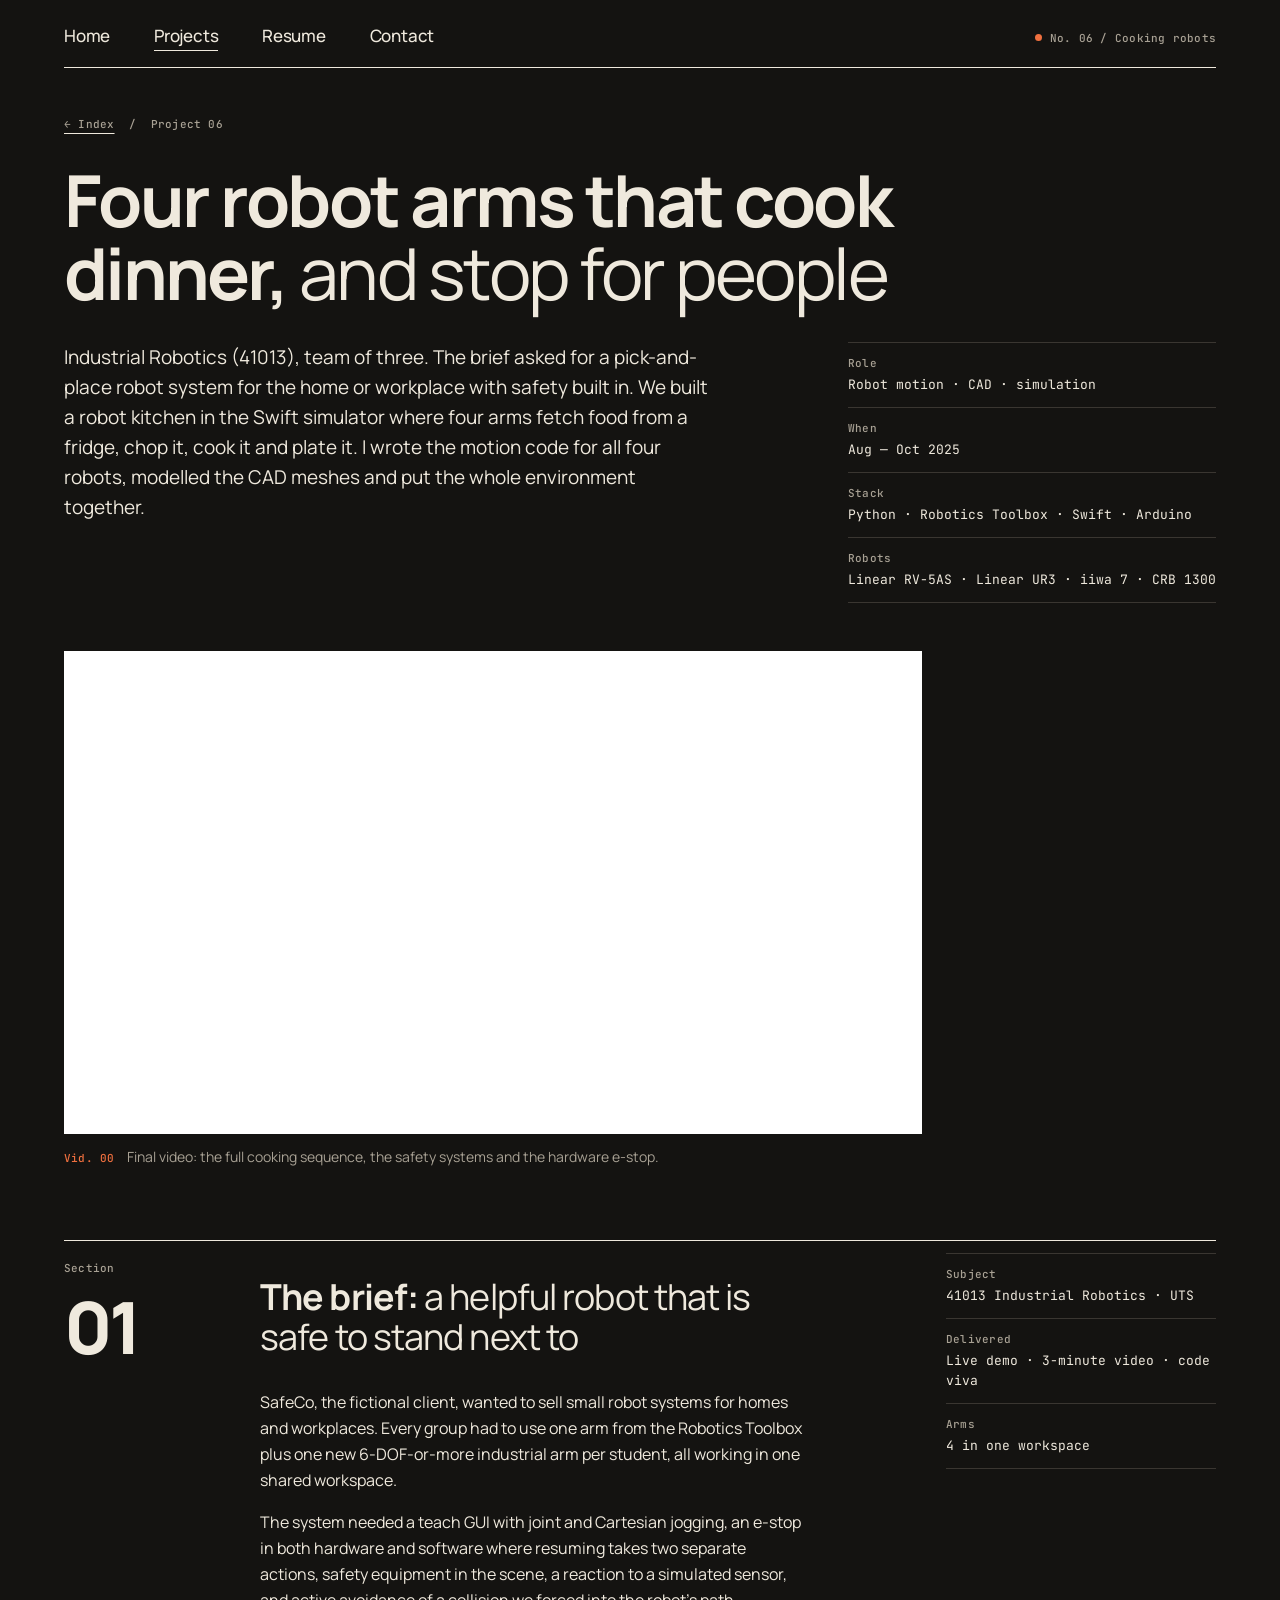
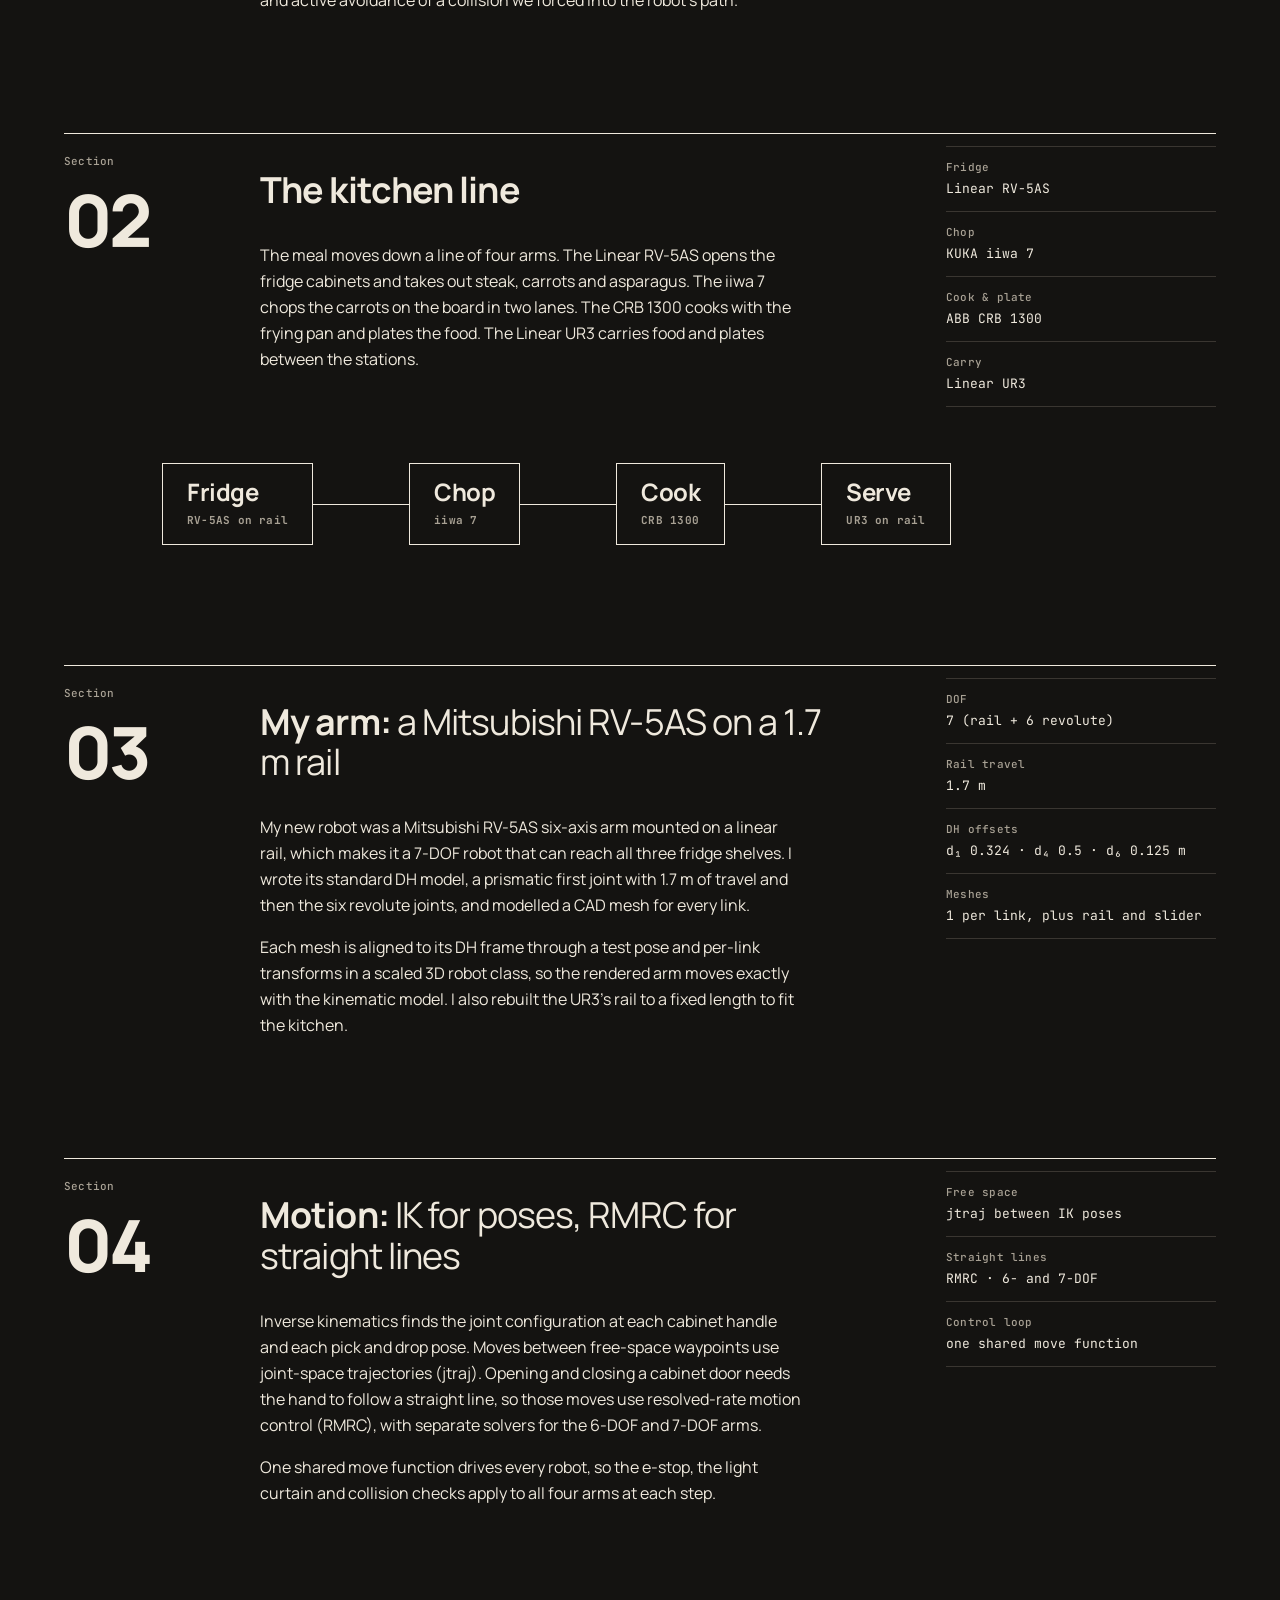
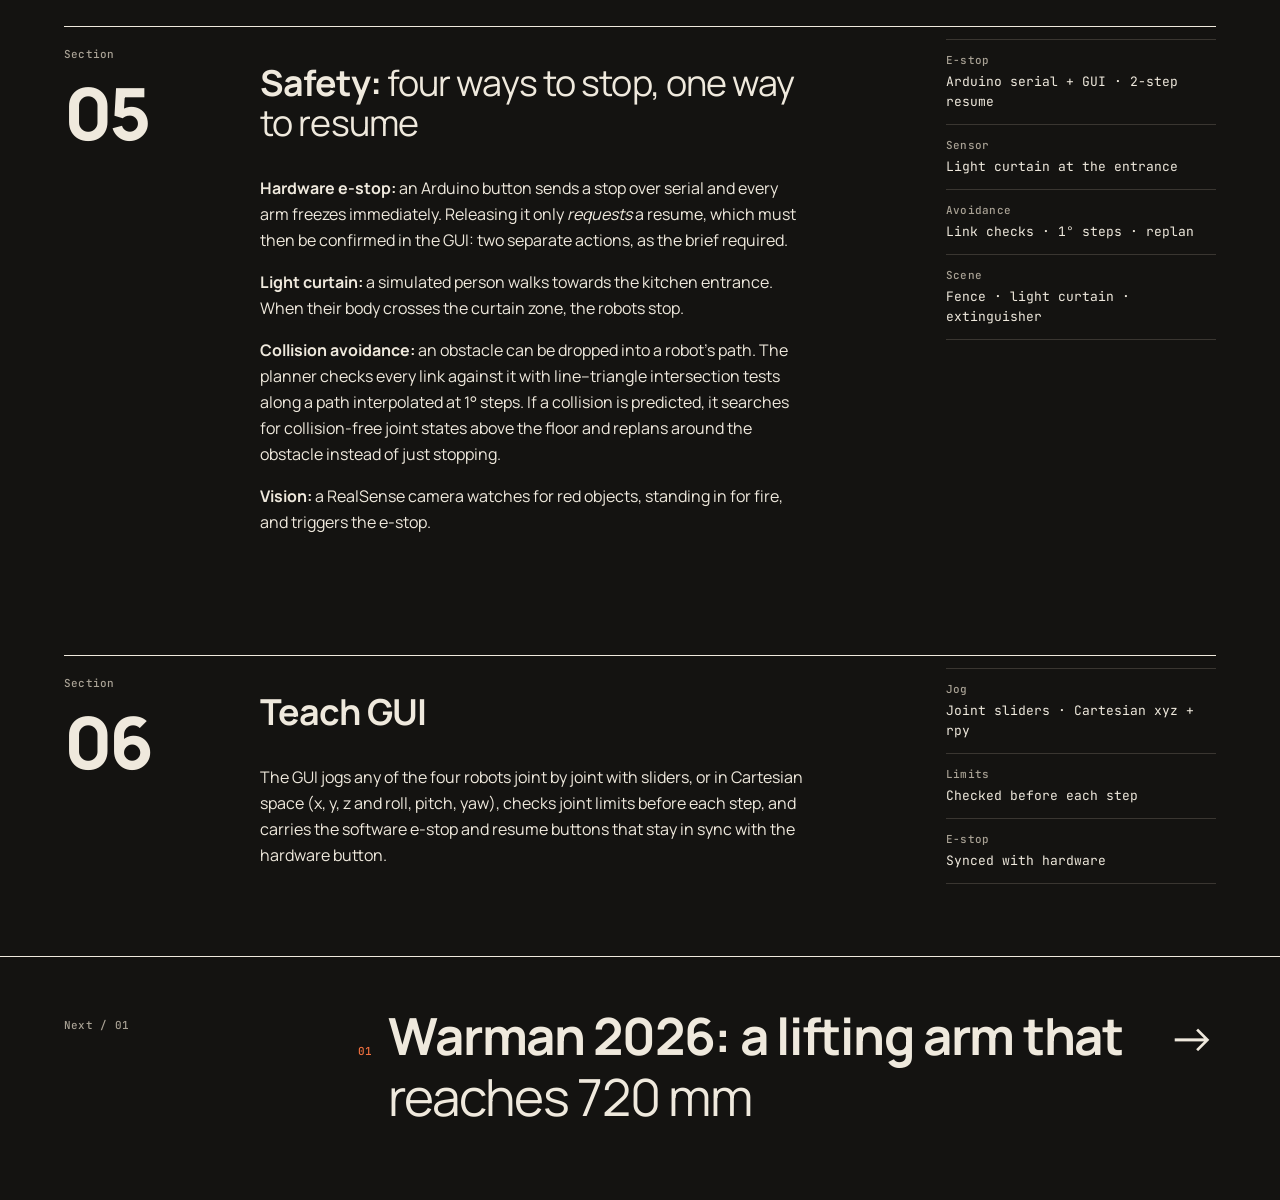
<file: ir.html>
<!doctype html>
<html lang="en" data-theme="dark">
<head>
<meta charset="utf-8">
<meta name="color-scheme" content="dark">
<meta name="viewport" content="width=device-width, initial-scale=1">
<title>Cooking Robot System — Nhat Thien Mai</title>
<meta name="description" content="Four simulated robot arms that fetch, chop, cook and plate a meal, with a hardware e-stop, light curtain and collision avoidance. Industrial Robotics, UTS 2025.">
<link rel="preconnect" href="https://fonts.googleapis.com">
<link rel="preconnect" href="https://fonts.gstatic.com" crossorigin>
<link rel="stylesheet" href="https://fonts.googleapis.com/css2?family=JetBrains+Mono:wght@400;500&family=Manrope:wght@400;500;600;700;800&display=swap">
<link rel="stylesheet" href="styles.css">
</head>
<body>
<div class="nm" id="top">
  <div class="nm-wrap">
    <header class="nm-mast">
      <span class="nm-mast-status nm-label">No. 06 / Cooking robots</span>
      <nav class="nm-mast-nav nm-nav" aria-label="Primary">
        <a href="index.html">Home</a>
        <a href="index.html#work" aria-current="page">Projects</a>
        <a href="https://drive.google.com/file/d/1OJMmLm8U8ivecN6BhH8PJnnP1VrDxSXQ/view?usp=sharing" target="_blank" rel="noopener">Resume</a>
        <a href="contact.html">Contact</a>
      </nav>
    </header>
  </div>

  <section class="nm-wrap nm-grid" style="padding-top:var(--space-12);padding-bottom:var(--space-12);row-gap:var(--space-8)">
    <span class="nm-label" style="grid-column:1 / span 3"><a class="nm-link" href="index.html#work">← Index</a> &nbsp;/&nbsp; Project 06</span>
    <h1 class="nm-display" style="grid-column:1 / span 10">Four robot arms that cook dinner, <span class="nm-em">and stop for people</span></h1>
    <p class="nm-lede" style="grid-column:1 / span 7">Industrial Robotics (41013), team of three. The brief asked for a pick-and-place robot system for the home or workplace with safety built in. We built a robot kitchen in the Swift simulator where four arms fetch food from a fridge, chop it, cook it and plate it. I wrote the motion code for all four robots, modelled the CAD meshes and put the whole environment together.</p>
    <dl class="nm-specs" style="grid-column:9 / span 4"><div><dt>Role</dt><dd>Robot motion · CAD · simulation</dd></div><div><dt>When</dt><dd>Aug — Oct 2025</dd></div><div><dt>Stack</dt><dd>Python · Robotics Toolbox · Swift · Arduino</dd></div><div><dt>Robots</dt><dd>Linear RV-5AS · Linear UR3 · iiwa 7 · CRB 1300</dd></div></dl>
  </section>

  <section class="nm-wrap nm-grid" style="padding-bottom:var(--space-18)">
    <div style="grid-column:1 / span 9">
      <figure class="nm-figure"><div class="nm-video" data-yt="V7YZgCpBRsI" style="background-image:url(https://i.ytimg.com/vi/V7YZgCpBRsI/hqdefault.jpg)"><a class="nm-video-fallback" href="https://youtu.be/V7YZgCpBRsI" target="_blank" rel="noopener">Watch on YouTube ↗</a></div>
      <figcaption><span class="nm-label">Vid. 00</span><span class="nm-cap">Final video: the full cooking sequence, the safety systems and the hardware e-stop.</span></figcaption></figure>
    </div>
  </section>

  <section class="nm-wrap" style="padding-bottom:var(--space-30)">
    <div class="nm-case">
      <div class="nm-case-no"><span class="nm-label">Section</span><b>01</b></div>
      <div class="nm-case-text"><h2 class="nm-headline">The brief: <span class="nm-em">a helpful robot that is safe to stand next to</span></h2><p class="nm-body">SafeCo, the fictional client, wanted to sell small robot systems for homes and workplaces. Every group had to use one arm from the Robotics Toolbox plus one new 6-DOF-or-more industrial arm per student, all working in one shared workspace.</p><p class="nm-body">The system needed a teach GUI with joint and Cartesian jogging, an e-stop in both hardware and software where resuming takes two separate actions, safety equipment in the scene, a reaction to a simulated sensor, and active avoidance of a collision we forced into the robot’s path.</p></div>
      <dl class="nm-case-spec nm-specs"><div><dt>Subject</dt><dd>41013 Industrial Robotics · UTS</dd></div><div><dt>Delivered</dt><dd>Live demo · 3-minute video · code viva</dd></div><div><dt>Arms</dt><dd>4 in one workspace</dd></div></dl>
      
    </div>
  </section>

  <section class="nm-wrap" style="padding-bottom:var(--space-30)">
    <div class="nm-case">
      <div class="nm-case-no"><span class="nm-label">Section</span><b>02</b></div>
      <div class="nm-case-text"><h2 class="nm-headline">The kitchen line</h2><p class="nm-body">The meal moves down a line of four arms. The Linear RV-5AS opens the fridge cabinets and takes out steak, carrots and asparagus. The iiwa 7 chops the carrots on the board in two lanes. The CRB 1300 cooks with the frying pan and plates the food. The Linear UR3 carries food and plates between the stations.</p></div>
      <dl class="nm-case-spec nm-specs"><div><dt>Fridge</dt><dd>Linear RV-5AS</dd></div><div><dt>Chop</dt><dd>KUKA iiwa 7</dd></div><div><dt>Cook & plate</dt><dd>ABB CRB 1300</dd></div><div><dt>Carry</dt><dd>Linear UR3</dd></div></dl>
      <div class="nm-case-wide" style="margin-top:var(--space-6)"><ol class="nm-states"><li><span class="nm-state">Fridge<small>RV-5AS on rail</small></span></li><li><span class="nm-state">Chop<small>iiwa 7</small></span></li><li><span class="nm-state">Cook<small>CRB 1300</small></span></li><li><span class="nm-state">Serve<small>UR3 on rail</small></span></li></ol></div>
    </div>
  </section>

  <section class="nm-wrap" style="padding-bottom:var(--space-30)">
    <div class="nm-case">
      <div class="nm-case-no"><span class="nm-label">Section</span><b>03</b></div>
      <div class="nm-case-text"><h2 class="nm-headline">My arm: <span class="nm-em">a Mitsubishi RV-5AS on a 1.7 m rail</span></h2><p class="nm-body">My new robot was a Mitsubishi RV-5AS six-axis arm mounted on a linear rail, which makes it a 7-DOF robot that can reach all three fridge shelves. I wrote its standard DH model, a prismatic first joint with 1.7 m of travel and then the six revolute joints, and modelled a CAD mesh for every link.</p><p class="nm-body">Each mesh is aligned to its DH frame through a test pose and per-link transforms in a scaled 3D robot class, so the rendered arm moves exactly with the kinematic model. I also rebuilt the UR3’s rail to a fixed length to fit the kitchen.</p></div>
      <dl class="nm-case-spec nm-specs"><div><dt>DOF</dt><dd>7 (rail + 6 revolute)</dd></div><div><dt>Rail travel</dt><dd>1.7 m</dd></div><div><dt>DH offsets</dt><dd>d₁ 0.324 · d₄ 0.5 · d₆ 0.125 m</dd></div><div><dt>Meshes</dt><dd>1 per link, plus rail and slider</dd></div></dl>
      
    </div>
  </section>

  <section class="nm-wrap" style="padding-bottom:var(--space-30)">
    <div class="nm-case">
      <div class="nm-case-no"><span class="nm-label">Section</span><b>04</b></div>
      <div class="nm-case-text"><h2 class="nm-headline">Motion: <span class="nm-em">IK for poses, RMRC for straight lines</span></h2><p class="nm-body">Inverse kinematics finds the joint configuration at each cabinet handle and each pick and drop pose. Moves between free-space waypoints use joint-space trajectories (jtraj). Opening and closing a cabinet door needs the hand to follow a straight line, so those moves use resolved-rate motion control (RMRC), with separate solvers for the 6-DOF and 7-DOF arms.</p><p class="nm-body">One shared move function drives every robot, so the e-stop, the light curtain and collision checks apply to all four arms at each step.</p></div>
      <dl class="nm-case-spec nm-specs"><div><dt>Free space</dt><dd>jtraj between IK poses</dd></div><div><dt>Straight lines</dt><dd>RMRC · 6- and 7-DOF</dd></div><div><dt>Control loop</dt><dd>one shared move function</dd></div></dl>
      
    </div>
  </section>

  <section class="nm-wrap" style="padding-bottom:var(--space-30)">
    <div class="nm-case">
      <div class="nm-case-no"><span class="nm-label">Section</span><b>05</b></div>
      <div class="nm-case-text"><h2 class="nm-headline">Safety: <span class="nm-em">four ways to stop, one way to resume</span></h2><p class="nm-body"><strong>Hardware e-stop:</strong> an Arduino button sends a stop over serial and every arm freezes immediately. Releasing it only <em>requests</em> a resume, which must then be confirmed in the GUI: two separate actions, as the brief required.</p><p class="nm-body"><strong>Light curtain:</strong> a simulated person walks towards the kitchen entrance. When their body crosses the curtain zone, the robots stop.</p><p class="nm-body"><strong>Collision avoidance:</strong> an obstacle can be dropped into a robot’s path. The planner checks every link against it with line–triangle intersection tests along a path interpolated at 1° steps. If a collision is predicted, it searches for collision-free joint states above the floor and replans around the obstacle instead of just stopping.</p><p class="nm-body"><strong>Vision:</strong> a RealSense camera watches for red objects, standing in for fire, and triggers the e-stop.</p></div>
      <dl class="nm-case-spec nm-specs"><div><dt>E-stop</dt><dd>Arduino serial + GUI · 2-step resume</dd></div><div><dt>Sensor</dt><dd>Light curtain at the entrance</dd></div><div><dt>Avoidance</dt><dd>Link checks · 1° steps · replan</dd></div><div><dt>Scene</dt><dd>Fence · light curtain · extinguisher</dd></div></dl>
      
    </div>
  </section>

  <section class="nm-wrap" style="padding-bottom:var(--space-18)">
    <div class="nm-case">
      <div class="nm-case-no"><span class="nm-label">Section</span><b>06</b></div>
      <div class="nm-case-text"><h2 class="nm-headline">Teach GUI</h2><p class="nm-body">The GUI jogs any of the four robots joint by joint with sliders, or in Cartesian space (x, y, z and roll, pitch, yaw), checks joint limits before each step, and carries the software e-stop and resume buttons that stay in sync with the hardware button.</p></div>
      <dl class="nm-case-spec nm-specs"><div><dt>Jog</dt><dd>Joint sliders · Cartesian xyz + rpy</dd></div><div><dt>Limits</dt><dd>Checked before each step</dd></div><div><dt>E-stop</dt><dd>Synced with hardware</dd></div></dl>
      
    </div>
  </section>

  <section class="nm-wrap nm-grid" style="padding-top:var(--space-12);padding-bottom:var(--space-18);border-top:1px solid var(--rule-strong)">
    <span class="nm-label" style="grid-column:1 / span 3;padding-top:var(--space-3)">Next / 01</span>
    <a class="nm-card" href="warman.html" style="grid-column:4 / span 9">
      <div class="nm-card-meta" style="border-top:0;margin-top:0;padding-top:0"><span class="nm-label nm-card-no">01</span><h3 class="nm-card-title" style="font-size:clamp(32px,4vw,56px)">Warman 2026: a lifting arm that <i>reaches 720 mm</i></h3><span class="nm-card-arrow" style="font-size:48px">→</span></div>
    </a>
  </section>
</div>
<script>
(function () {
  var boxes = document.querySelectorAll('.nm-video[data-yt]');
  if (!boxes.length) return;
  function cmd(f, fn) { try { f.contentWindow.postMessage(JSON.stringify({event: 'command', func: fn, args: []}), '*'); } catch (e) {} }
  function load(box) {
    var id = box.getAttribute('data-yt');
    var f = document.createElement('iframe');
    f.src = 'https://www.youtube-nocookie.com/embed/' + id + '?autoplay=1&mute=1&loop=1&playlist=' + id + '&playsinline=1&rel=0&modestbranding=1&enablejsapi=1';
    f.title = 'Project video';
    f.allow = 'autoplay; encrypted-media; picture-in-picture; fullscreen';
    f.allowFullscreen = true;
    box.appendChild(f); box.classList.add('is-loaded'); return f;
  }
  boxes.forEach(load);
})();
</script>
</body>
</html>
</file>
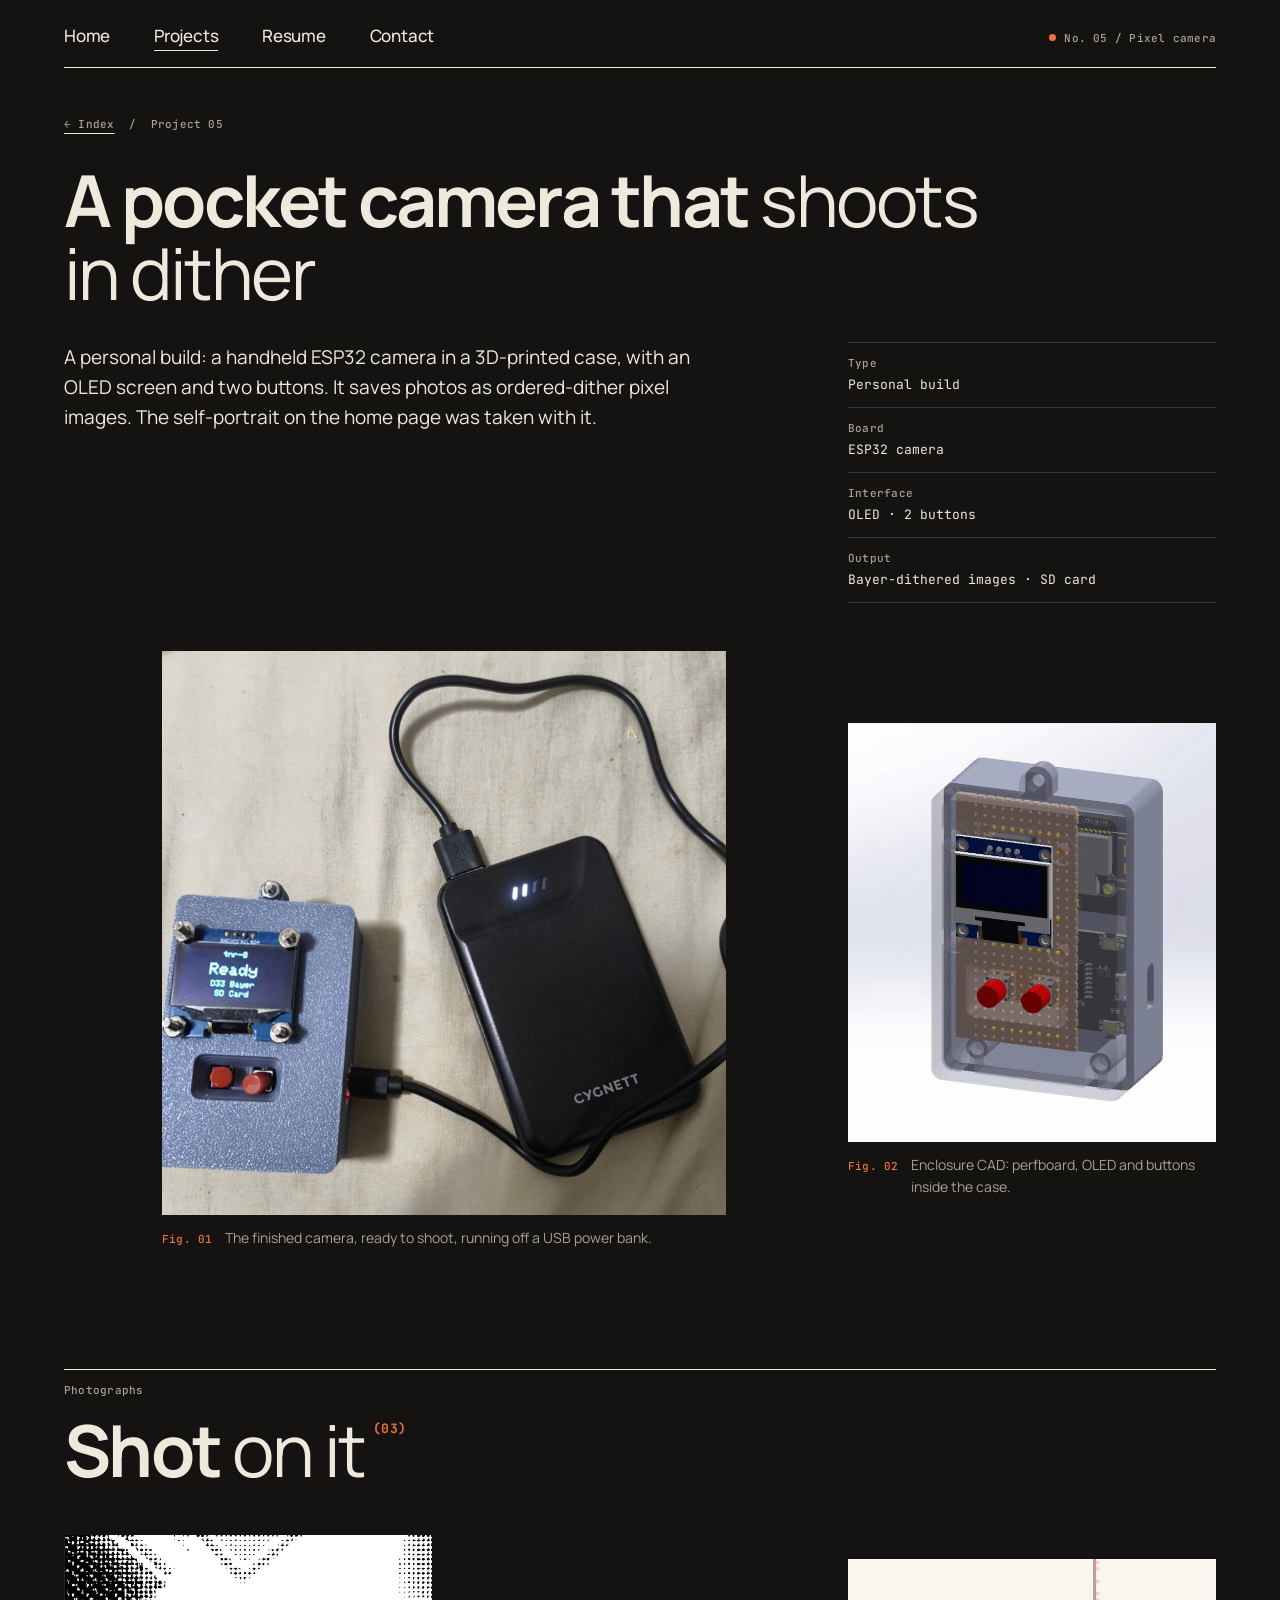
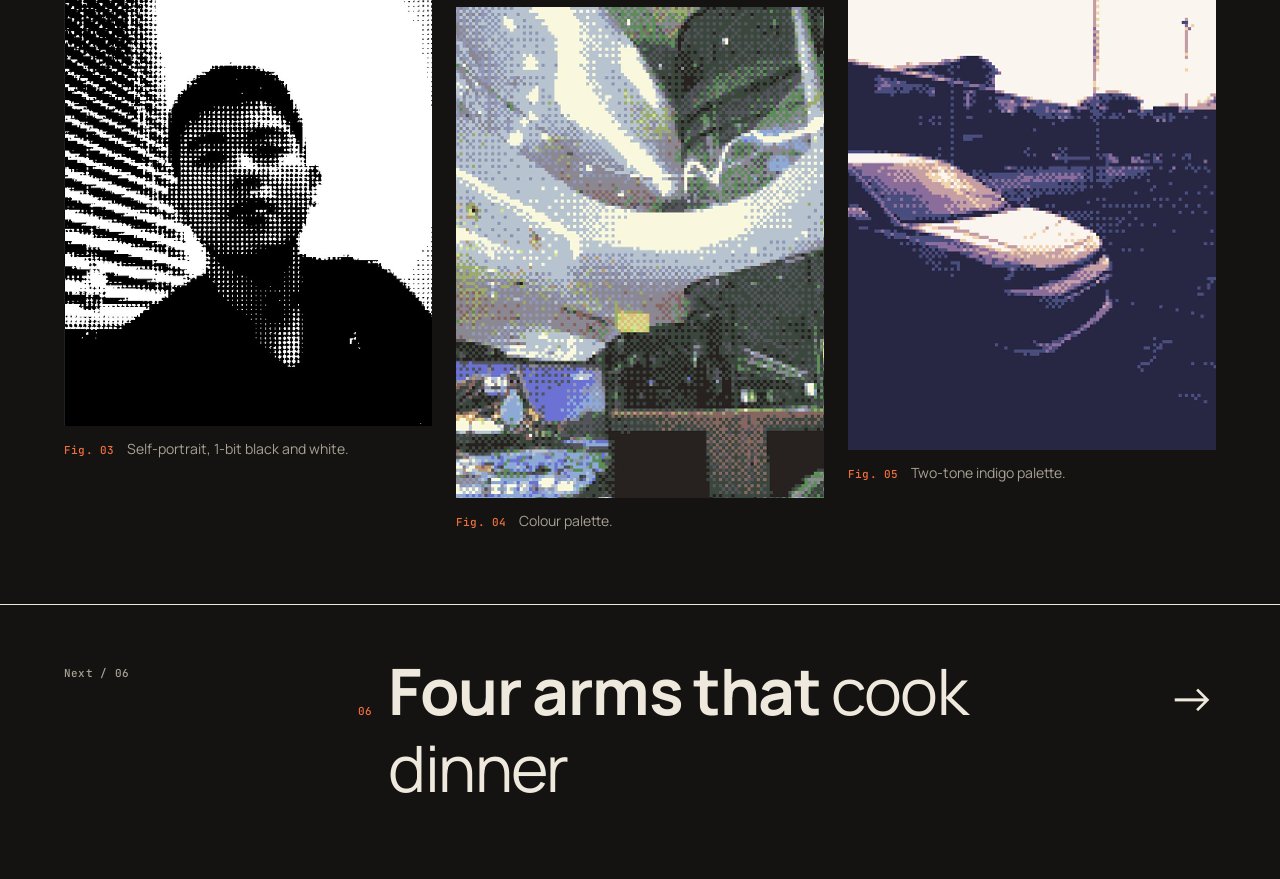
<file: pixel-camera.html>
<!doctype html>
<html lang="en" data-theme="dark">
<head>
<meta charset="utf-8">
<meta name="color-scheme" content="dark">
<meta name="viewport" content="width=device-width, initial-scale=1">
<title>ESP32 pixel camera — Nhat Thien Mai</title>
<meta name="description" content="A handheld ESP32 camera in a 3D-printed case that takes dithered, pixel-art photos.">
<link rel="preconnect" href="https://fonts.googleapis.com">
<link rel="preconnect" href="https://fonts.gstatic.com" crossorigin>
<link rel="stylesheet" href="https://fonts.googleapis.com/css2?family=JetBrains+Mono:wght@400;500&family=Manrope:wght@400;500;600;700;800&display=swap">
<link rel="stylesheet" href="styles.css">
</head>
<body>
<div class="nm" id="top">
  <div class="nm-wrap">
    <header class="nm-mast">
      <span class="nm-mast-status nm-label">No. 05 / Pixel camera</span>
      <nav class="nm-mast-nav nm-nav" aria-label="Primary">
        <a href="index.html">Home</a>
        <a href="index.html#work" aria-current="page">Projects</a>
        <a href="https://drive.google.com/file/d/1OJMmLm8U8ivecN6BhH8PJnnP1VrDxSXQ/view?usp=sharing" target="_blank" rel="noopener">Resume</a>
        <a href="contact.html">Contact</a>
      </nav>
    </header>
  </div>

  <section class="nm-wrap nm-grid" style="padding-top:var(--space-12);padding-bottom:var(--space-12);row-gap:var(--space-8)">
    <span class="nm-label" style="grid-column:1 / span 3"><a class="nm-link" href="index.html#work">← Index</a> &nbsp;/&nbsp; Project 05</span>
    <h1 class="nm-display" style="grid-column:1 / span 10">A pocket camera that <span class="nm-em">shoots in dither</span></h1>
    <p class="nm-lede" style="grid-column:1 / span 7">A personal build: a handheld ESP32 camera in a 3D-printed case, with an OLED screen and two buttons. It saves photos as ordered-dither pixel images. The self-portrait on the home page was taken with it.</p>
    <dl class="nm-specs" style="grid-column:9 / span 4"><div><dt>Type</dt><dd>Personal build</dd></div><div><dt>Board</dt><dd>ESP32 camera</dd></div><div><dt>Interface</dt><dd>OLED · 2 buttons</dd></div><div><dt>Output</dt><dd>Bayer-dithered images · SD card</dd></div></dl>
  </section>

  <section class="nm-wrap nm-grid" style="padding-bottom:var(--space-30)">
    <div style="grid-column:2 / span 6"><figure class="nm-figure">
          <div class="nm-figure-img  nm-ratio-1x1"><img src="images/pixelcam-device.png" alt="Grey 3D-printed camera with an OLED reading Ready, two red buttons, connected by USB to a power bank" loading="lazy"></div>
          <figcaption><span class="nm-label">Fig. 01</span><span class="nm-cap">The finished camera, ready to shoot, running off a USB power bank.</span></figcaption>
        </figure></div>
    <div style="grid-column:9 / span 4;margin-top:var(--space-18)"><figure class="nm-figure">
          <div class="nm-figure-img nm-figure-img--contain nm-ratio-3x4"><img src="images/pixelcam-enclosure-cad.png" alt="Translucent CAD render of the enclosure showing the OLED, perfboard and two red buttons" loading="lazy"></div>
          <figcaption><span class="nm-label">Fig. 02</span><span class="nm-cap">Enclosure CAD: perfboard, OLED and buttons inside the case.</span></figcaption>
        </figure></div>
  </section>

  <section class="nm-wrap" style="padding-bottom:var(--space-18)">
    <div class="nm-sechead">
      <span class="nm-label">Photographs</span>
      <h2>Shot <span class="nm-em">on it</span><sup>(03)</sup></h2>
    </div>
    <div class="nm-trip">
      <figure class="nm-figure">
          <div class="nm-figure-img  nm-ratio-3x4"><img src="images/portrait-dither.png" alt="1-bit dithered self-portrait" loading="lazy"></div>
          <figcaption><span class="nm-label">Fig. 03</span><span class="nm-cap">Self-portrait, 1-bit black and white.</span></figcaption>
        </figure>
      <figure class="nm-figure">
          <div class="nm-figure-img  nm-ratio-3x4"><img src="images/pixelcam-dither-colour.png" alt="Colour-dithered photo of a curved building ceiling" loading="lazy"></div>
          <figcaption><span class="nm-label">Fig. 04</span><span class="nm-cap">Colour palette.</span></figcaption>
        </figure>
      <figure class="nm-figure">
          <div class="nm-figure-img  nm-ratio-3x4"><img src="images/pixelcam-dither-indigo.png" alt="Two-tone indigo and cream dither of a car at dusk" loading="lazy"></div>
          <figcaption><span class="nm-label">Fig. 05</span><span class="nm-cap">Two-tone indigo palette.</span></figcaption>
        </figure>
    </div>
  </section>

  <section class="nm-wrap nm-grid" style="padding-top:var(--space-12);padding-bottom:var(--space-18);border-top:1px solid var(--rule-strong)">
    <span class="nm-label" style="grid-column:1 / span 3;padding-top:var(--space-3)">Next / 06</span>
    <a class="nm-card" href="ir.html" style="grid-column:4 / span 9">
      <div class="nm-card-meta" style="border-top:0;margin-top:0;padding-top:0"><span class="nm-label nm-card-no">06</span><h3 class="nm-card-title" style="font-size:clamp(40px,5vw,64px)">Four arms that <i>cook dinner</i></h3><span class="nm-card-arrow" style="font-size:48px">→</span></div>
    </a>
  </section>

</div>
</body>
</html>
</file>
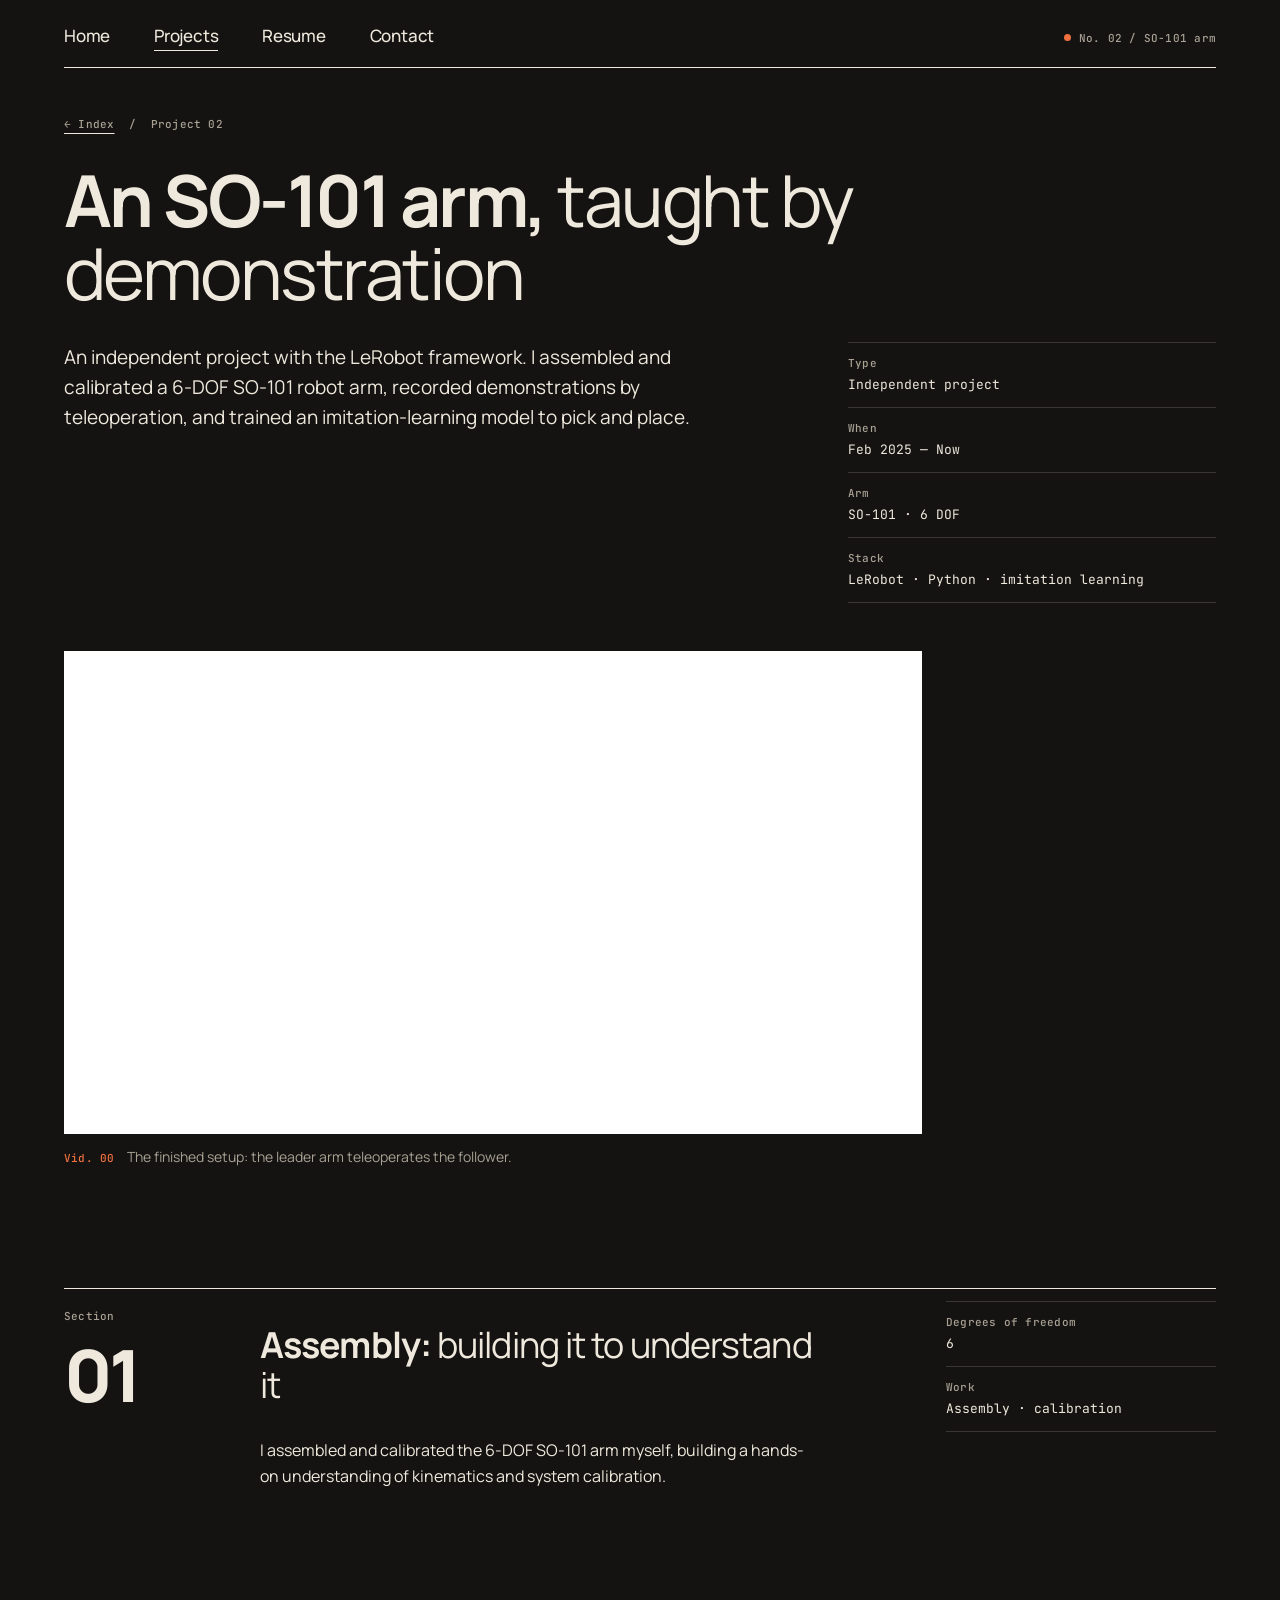
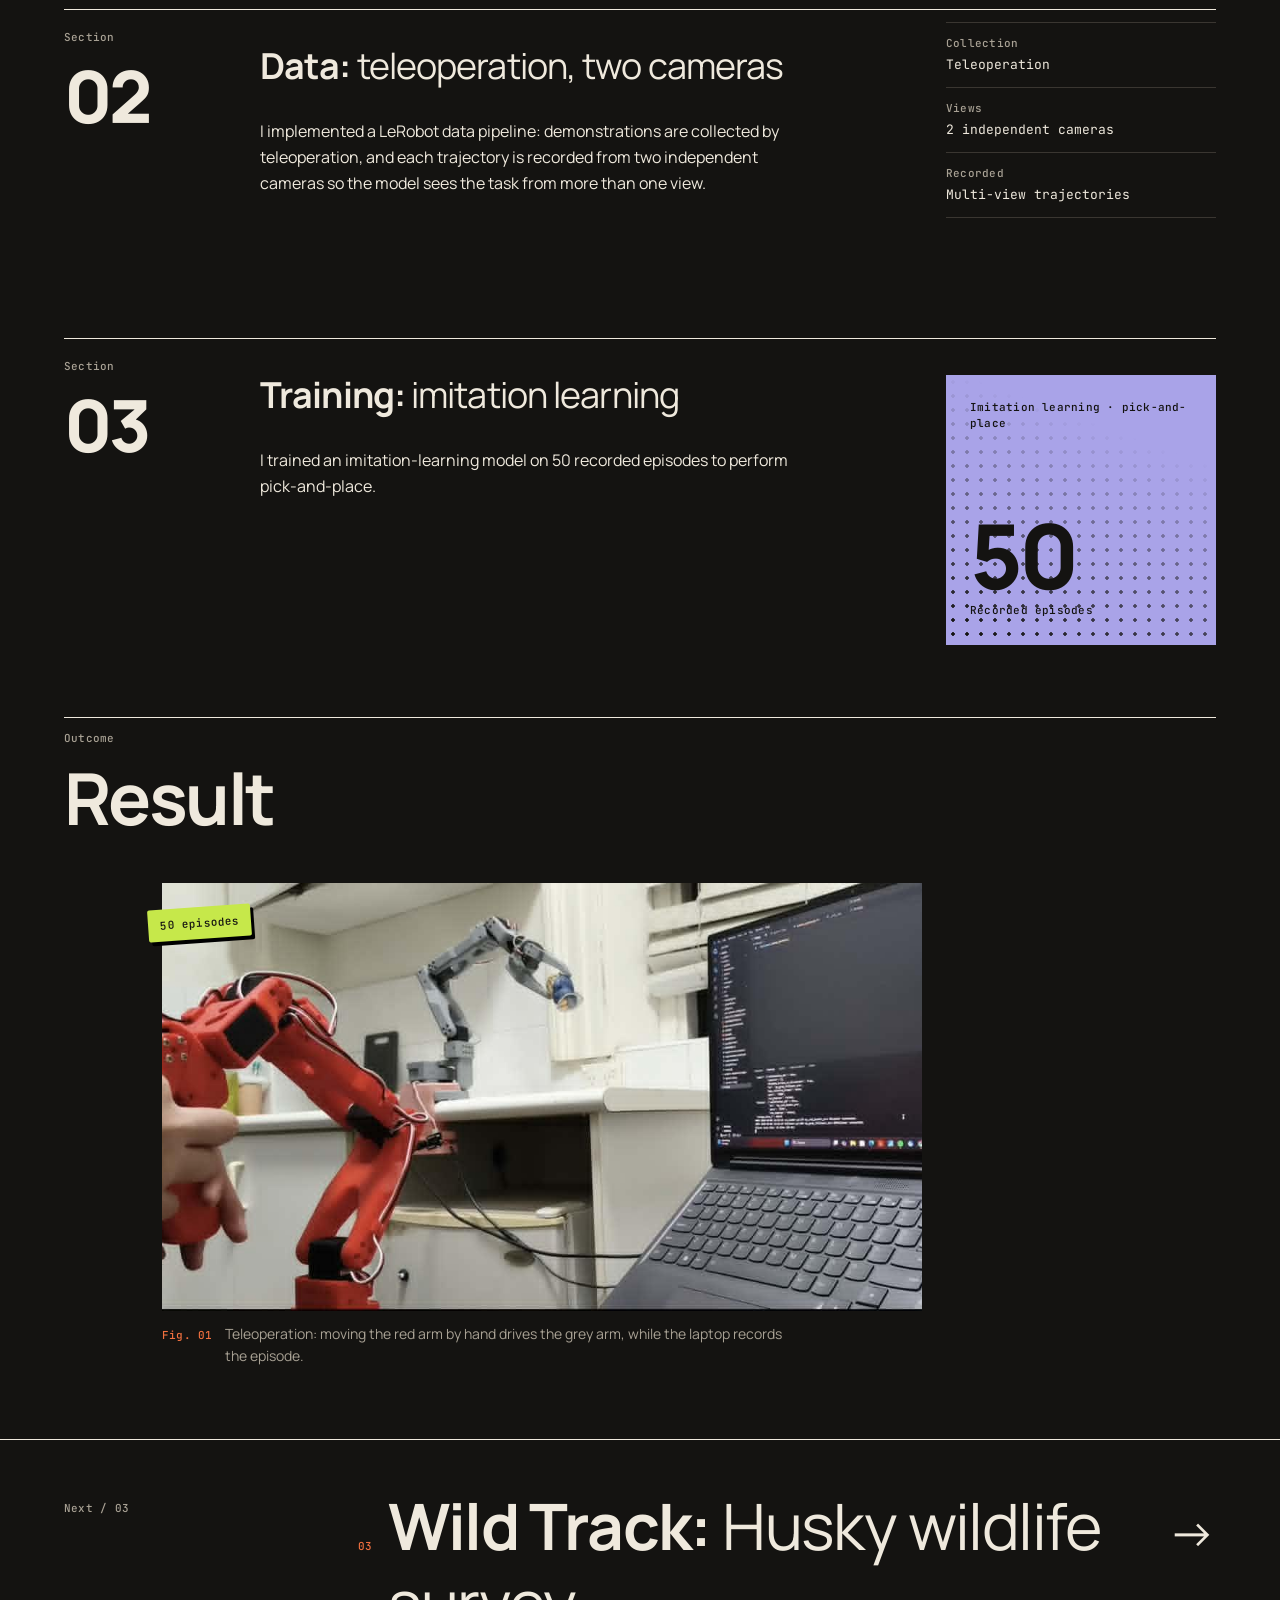
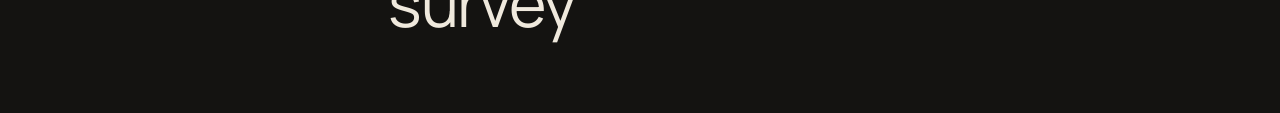
<file: so101.html>
<!doctype html>
<html lang="en" data-theme="dark">
<head>
<meta charset="utf-8">
<meta name="color-scheme" content="dark">
<meta name="viewport" content="width=device-width, initial-scale=1">
<title>SO-101 arm — Nhat Thien Mai</title>
<meta name="description" content="An SO-101 robot arm taught pick-and-place by demonstration, using the LeRobot framework and imitation learning.">
<link rel="preconnect" href="https://fonts.googleapis.com">
<link rel="preconnect" href="https://fonts.gstatic.com" crossorigin>
<link rel="stylesheet" href="https://fonts.googleapis.com/css2?family=JetBrains+Mono:wght@400;500&family=Manrope:wght@400;500;600;700;800&display=swap">
<link rel="stylesheet" href="styles.css">
</head>
<body>
<div class="nm" id="top">
  <div class="nm-wrap">
    <header class="nm-mast">
      <span class="nm-mast-status nm-label">No. 02 / SO-101 arm</span>
      <nav class="nm-mast-nav nm-nav" aria-label="Primary">
        <a href="index.html">Home</a>
        <a href="index.html#work" aria-current="page">Projects</a>
        <a href="https://drive.google.com/file/d/1OJMmLm8U8ivecN6BhH8PJnnP1VrDxSXQ/view?usp=sharing" target="_blank" rel="noopener">Resume</a>
        <a href="contact.html">Contact</a>
      </nav>
    </header>
  </div>

  <section class="nm-wrap nm-grid" style="padding-top:var(--space-12);padding-bottom:var(--space-12);row-gap:var(--space-8)">
    <span class="nm-label" style="grid-column:1 / span 3"><a class="nm-link" href="index.html#work">← Index</a> &nbsp;/&nbsp; Project 02</span>
    <h1 class="nm-display" style="grid-column:1 / span 10">An SO-101 arm, <span class="nm-em">taught by demonstration</span></h1>
    <p class="nm-lede" style="grid-column:1 / span 7">An independent project with the LeRobot framework. I assembled and calibrated a 6-DOF SO-101 robot arm, recorded demonstrations by teleoperation, and trained an imitation-learning model to pick and place.</p>
    <dl class="nm-specs" style="grid-column:9 / span 4"><div><dt>Type</dt><dd>Independent project</dd></div><div><dt>When</dt><dd>Feb 2025 — Now</dd></div><div><dt>Arm</dt><dd>SO-101 · 6 DOF</dd></div><div><dt>Stack</dt><dd>LeRobot · Python · imitation learning</dd></div></dl>
  </section>

  <section class="nm-wrap nm-grid" style="padding-bottom:var(--space-30)">
    <div style="grid-column:1 / span 9;position:relative">
      <figure class="nm-figure"><div class="nm-video" data-yt="SwgCQcvPMZM" style="background-image:url(https://i.ytimg.com/vi/SwgCQcvPMZM/hqdefault.jpg)"><a class="nm-video-fallback" href="https://youtu.be/SwgCQcvPMZM" target="_blank" rel="noopener">Watch on YouTube ↗</a></div><figcaption><span class="nm-label">Vid. 00</span><span class="nm-cap">The finished setup: the leader arm teleoperates the follower.</span></figcaption></figure>
    </div>
  </section>

  <section class="nm-wrap" style="padding-bottom:var(--space-30)">
    <div class="nm-case">
      <div class="nm-case-no"><span class="nm-label">Section</span><b>01</b></div>
      <div class="nm-case-text">
        <h2 class="nm-headline">Assembly: <span class="nm-em">building it to understand it</span></h2>
        <p class="nm-body">I assembled and calibrated the 6-DOF SO-101 arm myself, building a hands-on understanding of kinematics and system calibration.</p>
      </div>
      <dl class="nm-case-spec nm-specs"><div><dt>Degrees of freedom</dt><dd>6</dd></div><div><dt>Work</dt><dd>Assembly · calibration</dd></div></dl>
      
    </div>
  </section>

  <section class="nm-wrap" style="padding-bottom:var(--space-30)">
    <div class="nm-case">
      <div class="nm-case-no"><span class="nm-label">Section</span><b>02</b></div>
      <div class="nm-case-text">
        <h2 class="nm-headline">Data: <span class="nm-em">teleoperation, two cameras</span></h2>
        <p class="nm-body">I implemented a LeRobot data pipeline: demonstrations are collected by teleoperation, and each trajectory is recorded from two independent cameras so the model sees the task from more than one view.</p>
      </div>
      <dl class="nm-case-spec nm-specs"><div><dt>Collection</dt><dd>Teleoperation</dd></div><div><dt>Views</dt><dd>2 independent cameras</dd></div><div><dt>Recorded</dt><dd>Multi-view trajectories</dd></div></dl>
      
    </div>
  </section>

  <section class="nm-wrap" style="padding-bottom:var(--space-18)">
    <div class="nm-case">
      <div class="nm-case-no"><span class="nm-label">Section</span><b>03</b></div>
      <div class="nm-case-text">
        <h2 class="nm-headline">Training: <span class="nm-em">imitation learning</span></h2>
        <p class="nm-body">I trained an imitation-learning model on 50 recorded episodes to perform pick-and-place.</p>
      </div>
      
      <div class="nm-case-spec"><div class="nm-tile nm-ratio-1x1"><div class="nm-tile-dots" aria-hidden="true"></div><span class="nm-label">Imitation learning · pick-and-place</span><div><div class="nm-tile-num">50</div><span class="nm-label">Recorded episodes</span></div></div></div>
    </div>
  </section>

    <section class="nm-wrap" style="padding-bottom:var(--space-18)">
    <div class="nm-sechead"><span class="nm-label">Outcome</span><h2>Result</h2></div>
    <div class="nm-grid"><div style="grid-column:2 / span 8;position:relative"><figure class="nm-figure">
          <div class="nm-figure-img  nm-ratio-16x9"><img src="images/so101-teleop.png" alt="Red SO-101 leader arm held by hand, driving a grey follower arm, with the recording laptop alongside" loading="lazy"></div>
          <figcaption><span class="nm-label">Fig. 01</span><span class="nm-cap">Teleoperation: moving the red arm by hand drives the grey arm, while the laptop records the episode.</span></figcaption>
        </figure>
      <span class="nm-sticker" style="position:absolute;left:-14px;top:24px">50 episodes</span></div></div>
  </section>

  <section class="nm-wrap nm-grid" style="padding-top:var(--space-12);padding-bottom:var(--space-18);border-top:1px solid var(--rule-strong)">
    <span class="nm-label" style="grid-column:1 / span 3;padding-top:var(--space-3)">Next / 03</span>
    <a class="nm-card" href="husky.html" style="grid-column:4 / span 9">
      <div class="nm-card-meta" style="border-top:0;margin-top:0;padding-top:0"><span class="nm-label nm-card-no">03</span><h3 class="nm-card-title" style="font-size:clamp(40px,5vw,64px)">Wild Track: <i>Husky wildlife survey</i></h3><span class="nm-card-arrow" style="font-size:48px">→</span></div>
    </a>
  </section>

</div>
<script>
(function () {
  var boxes = document.querySelectorAll('.nm-video[data-yt]');
  if (!boxes.length) return;
  function cmd(f, fn) { try { f.contentWindow.postMessage(JSON.stringify({event: 'command', func: fn, args: []}), '*'); } catch (e) {} }
  function load(box) {
    var id = box.getAttribute('data-yt');
    var f = document.createElement('iframe');
    f.src = 'https://www.youtube-nocookie.com/embed/' + id + '?autoplay=1&mute=1&loop=1&playlist=' + id + '&playsinline=1&rel=0&modestbranding=1&enablejsapi=1';
    f.title = 'Project video';
    f.allow = 'autoplay; encrypted-media; picture-in-picture; fullscreen';
    f.allowFullscreen = true;
    box.appendChild(f); box.classList.add('is-loaded'); return f;
  }
  boxes.forEach(load);
})();
</script>
</body>
</html>
</file>
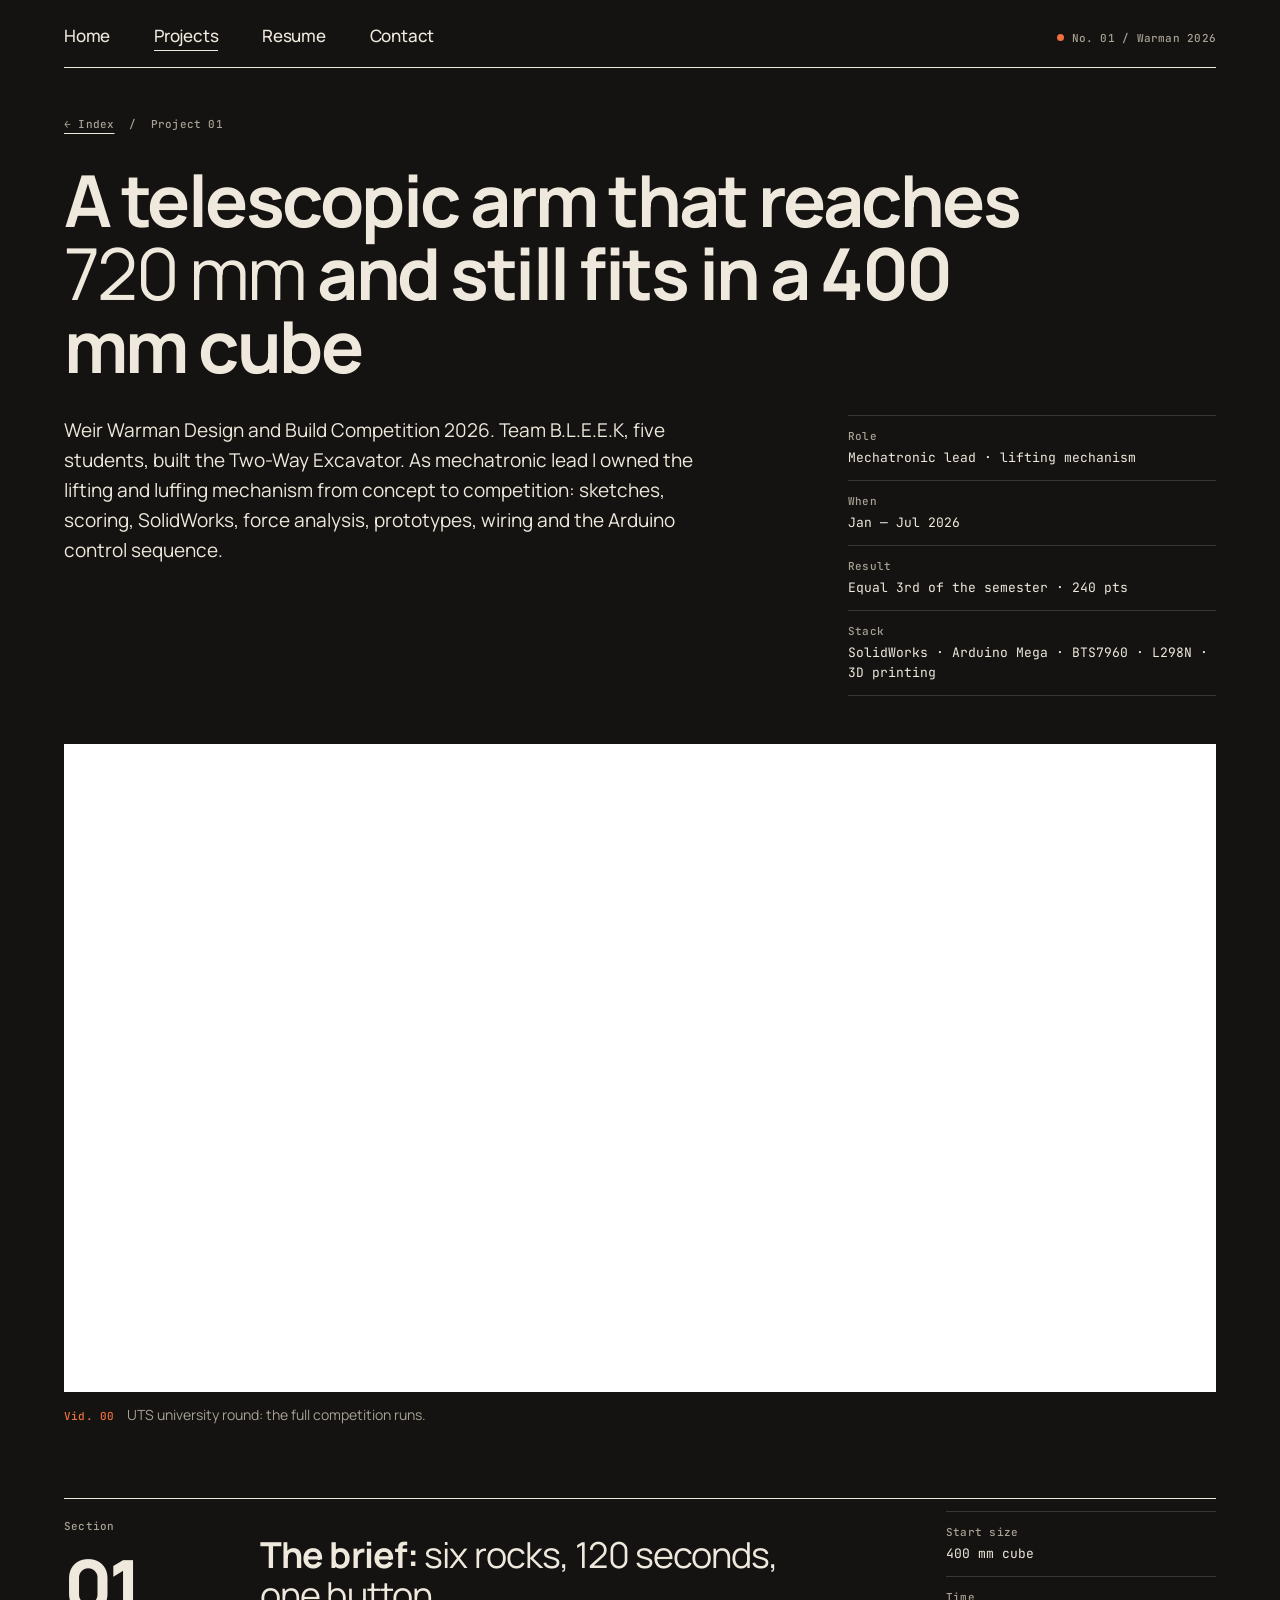
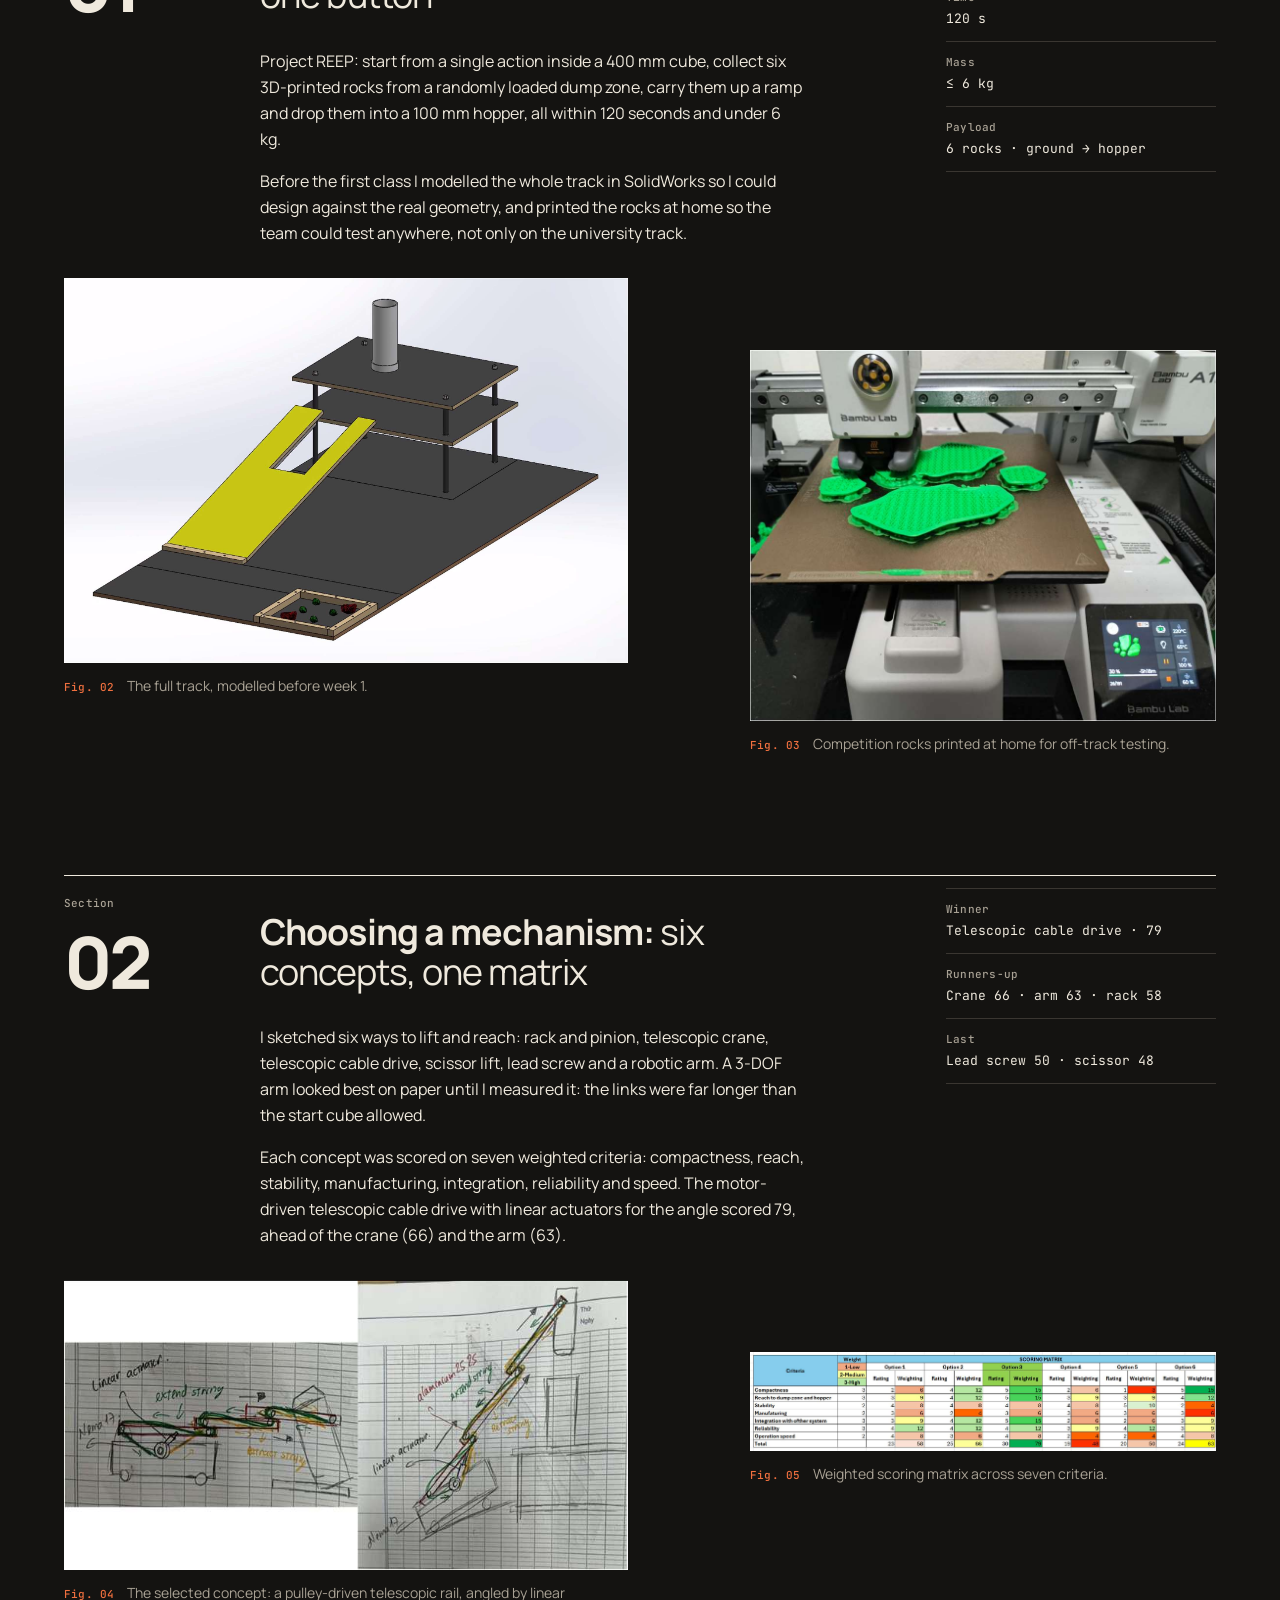
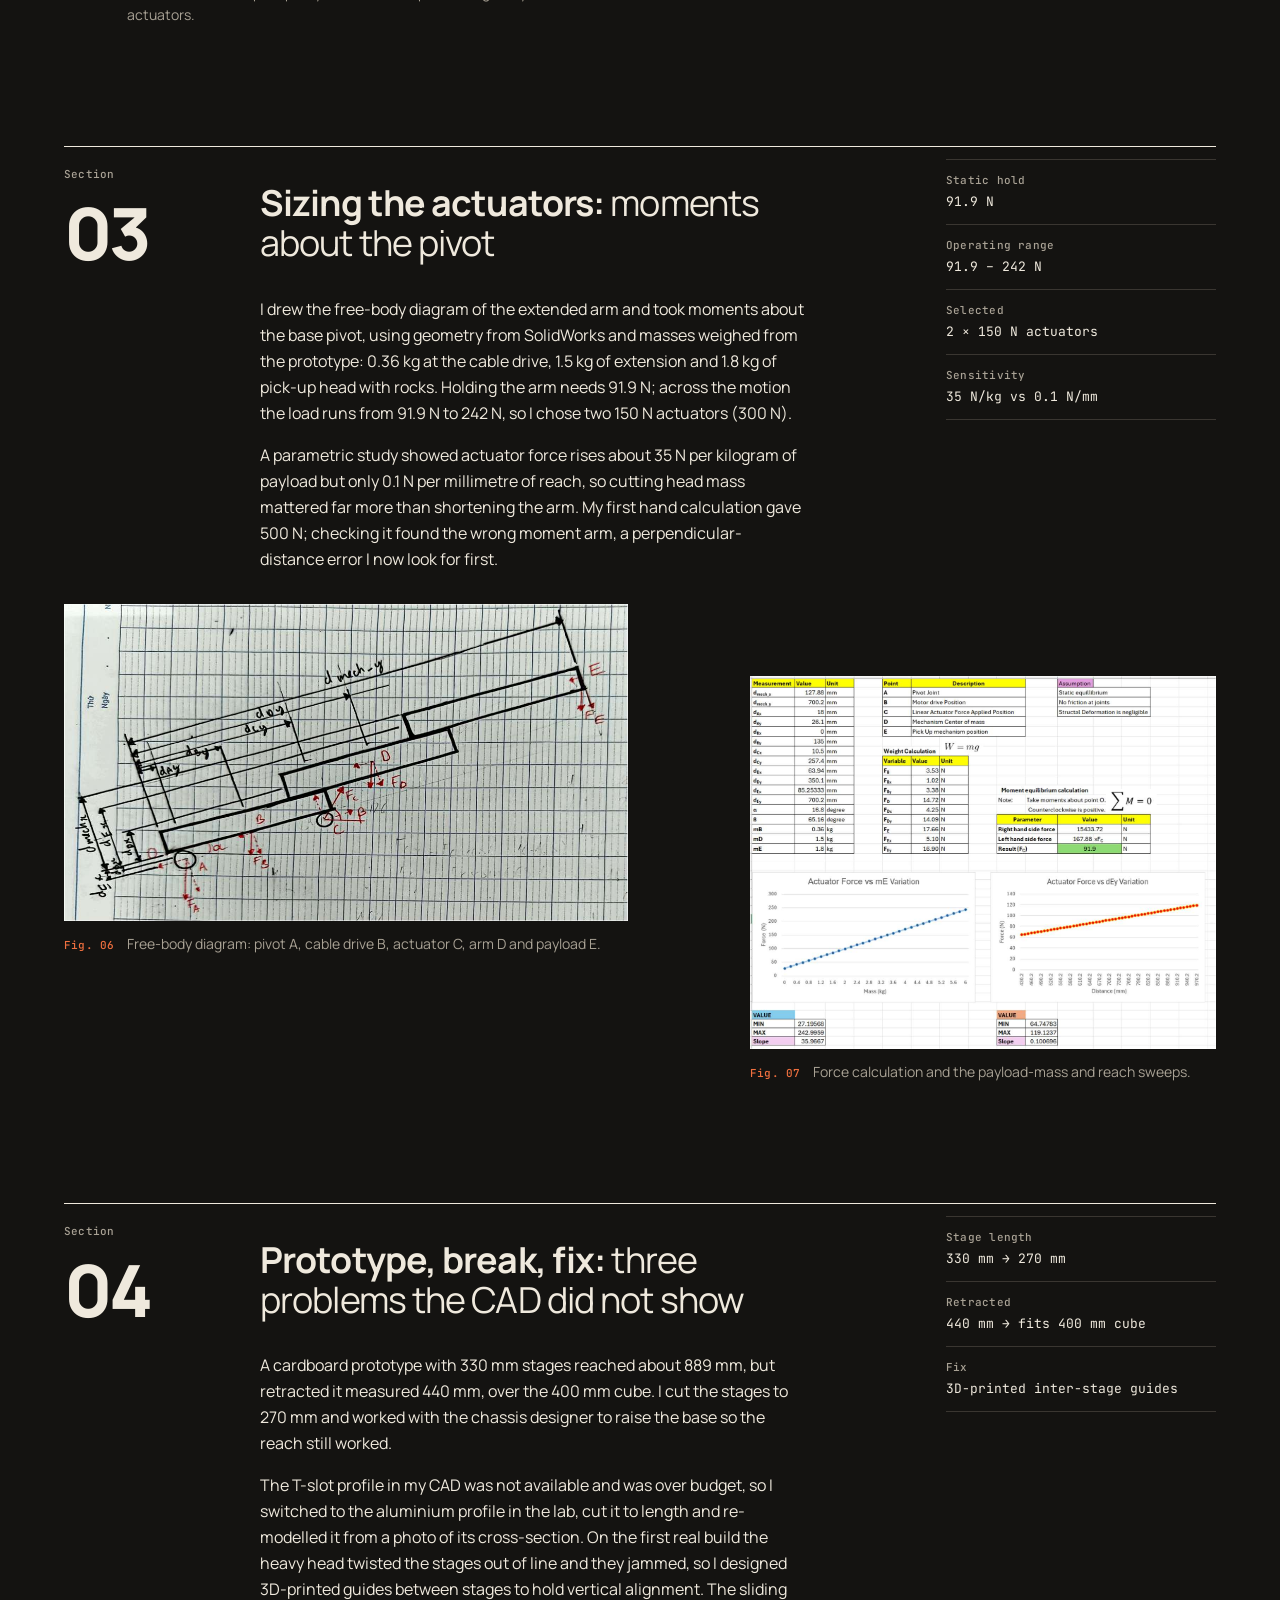
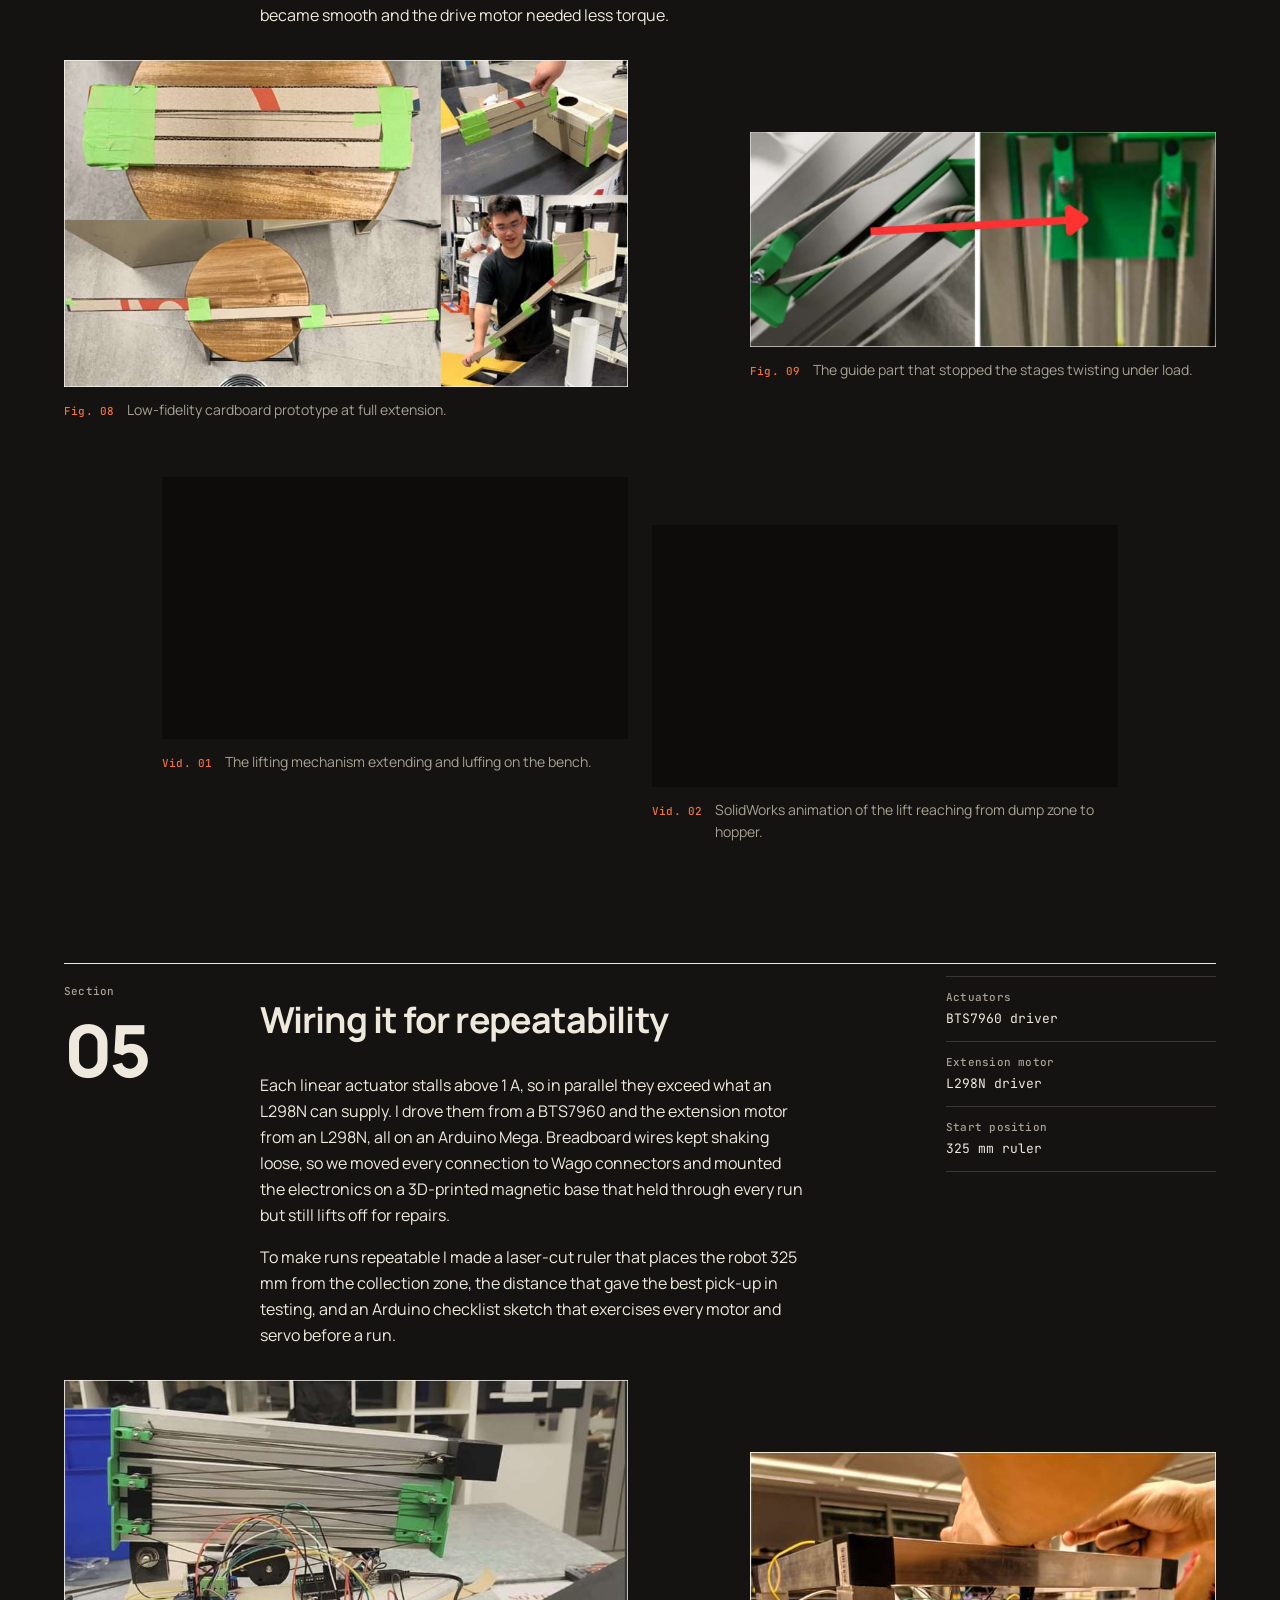
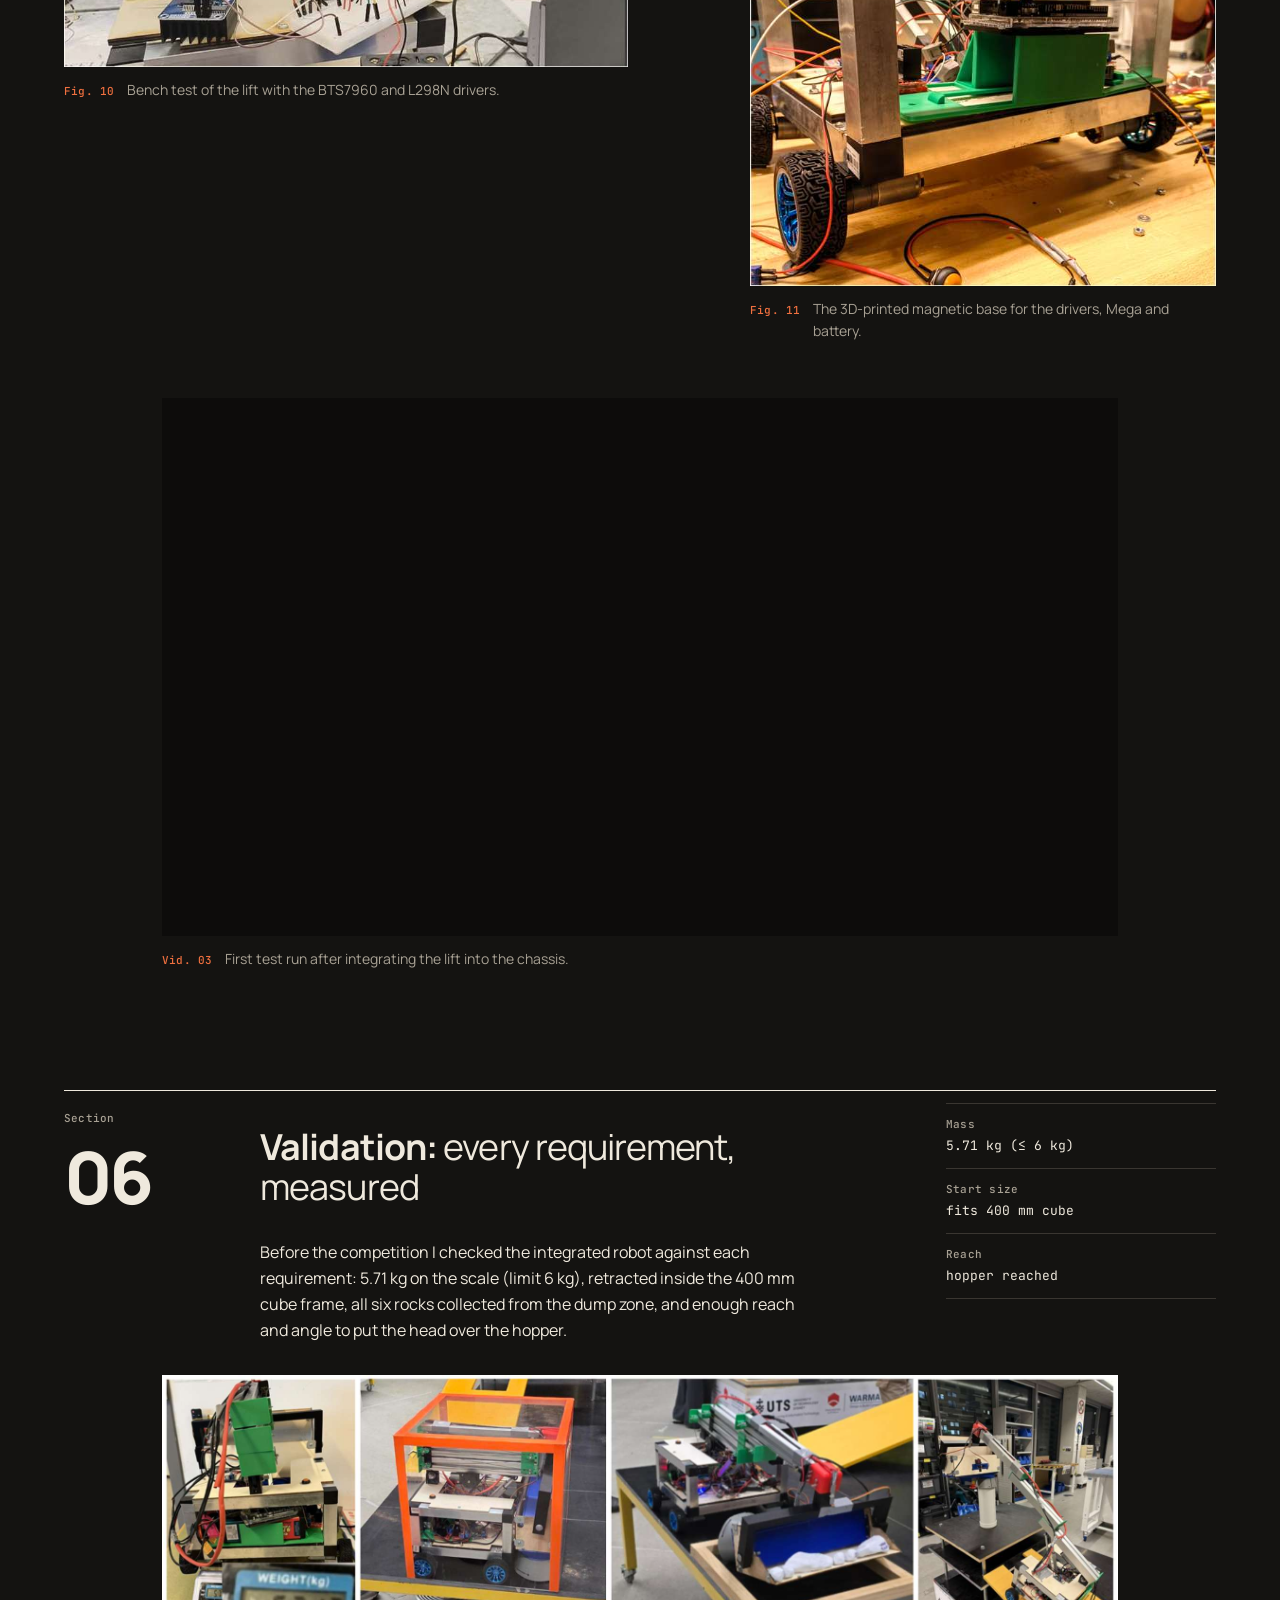
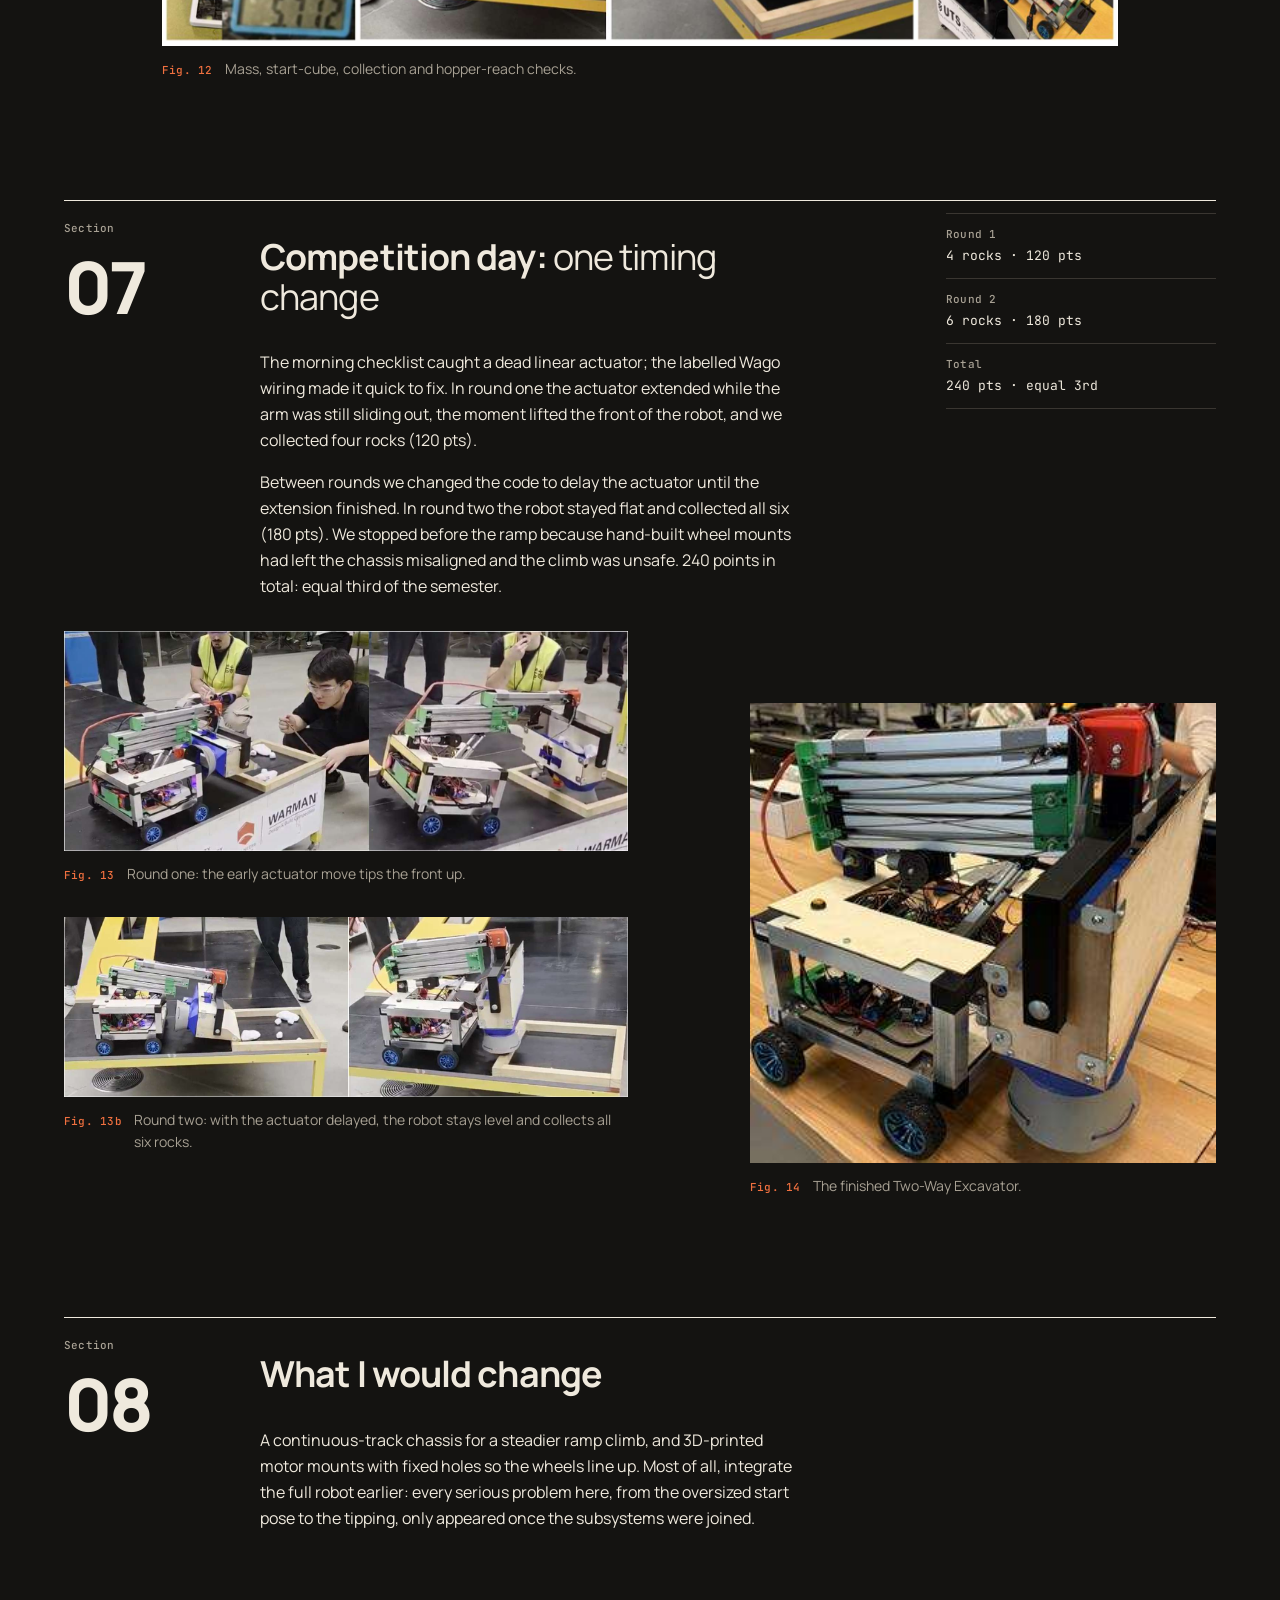
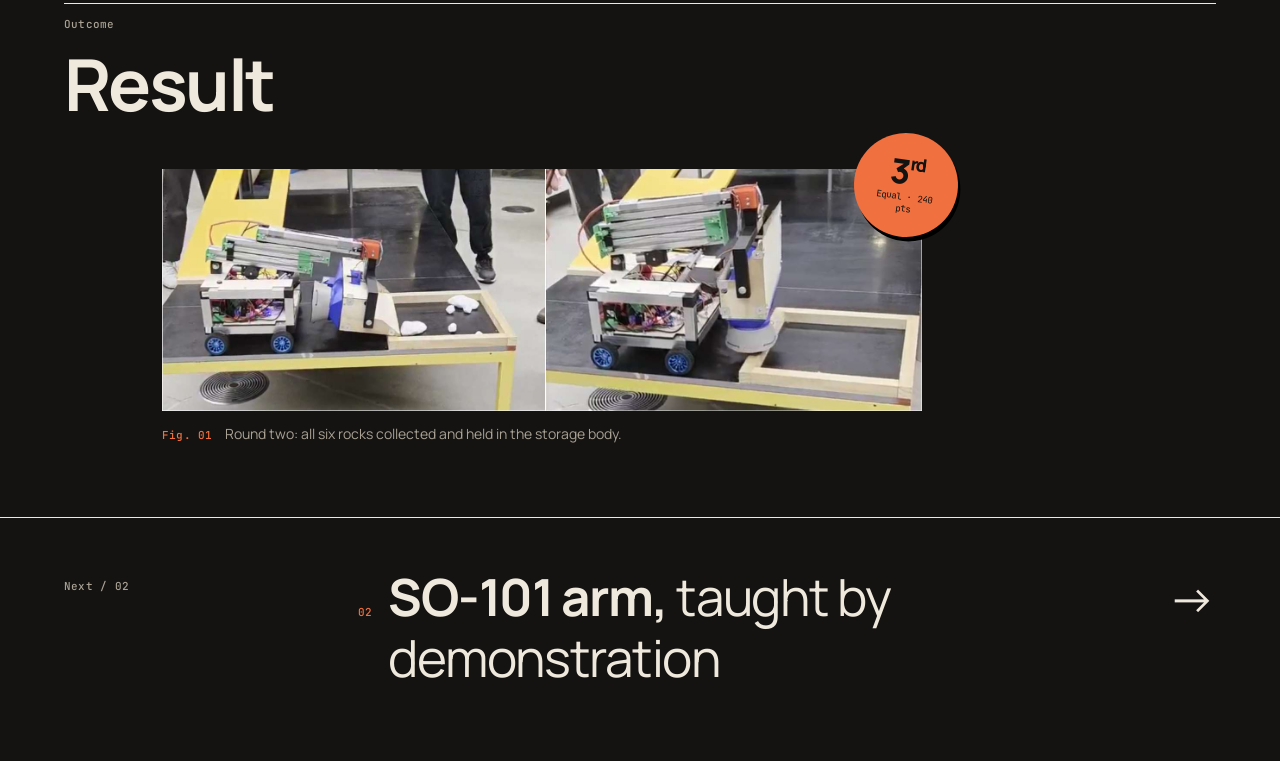
<file: warman.html>
<!doctype html>
<html lang="en" data-theme="dark">
<head>
<meta charset="utf-8">
<meta name="color-scheme" content="dark">
<meta name="viewport" content="width=device-width, initial-scale=1">
<title>Warman 2026 — Nhat Thien Mai</title>
<meta name="description" content="Warman Design and Build 2026: a telescopic lifting and luffing mechanism that reaches over 720 mm. Equal third of the semester with 240 points.">
<link rel="preconnect" href="https://fonts.googleapis.com">
<link rel="preconnect" href="https://fonts.gstatic.com" crossorigin>
<link rel="stylesheet" href="https://fonts.googleapis.com/css2?family=JetBrains+Mono:wght@400;500&family=Manrope:wght@400;500;600;700;800&display=swap">
<link rel="stylesheet" href="styles.css">
</head>
<body>
<div class="nm" id="top">
  <div class="nm-wrap">
    <header class="nm-mast">
      <span class="nm-mast-status nm-label">No. 01 / Warman 2026</span>
      <nav class="nm-mast-nav nm-nav" aria-label="Primary">
        <a href="index.html">Home</a>
        <a href="index.html#work" aria-current="page">Projects</a>
        <a href="https://drive.google.com/file/d/1OJMmLm8U8ivecN6BhH8PJnnP1VrDxSXQ/view?usp=sharing" target="_blank" rel="noopener">Resume</a>
        <a href="contact.html">Contact</a>
      </nav>
    </header>
  </div>

  <section class="nm-wrap nm-grid" style="padding-top:var(--space-12);padding-bottom:var(--space-12);row-gap:var(--space-8)">
    <span class="nm-label" style="grid-column:1 / span 3"><a class="nm-link" href="index.html#work">← Index</a> &nbsp;/&nbsp; Project 01</span>
    <h1 class="nm-display" style="grid-column:1 / span 10">A telescopic arm that reaches <span class="nm-em">720 mm</span> and still fits in a 400 mm cube</h1>
    <p class="nm-lede" style="grid-column:1 / span 7">Weir Warman Design and Build Competition 2026. Team B.L.E.E.K, five students, built the Two-Way Excavator. As mechatronic lead I owned the lifting and luffing mechanism from concept to competition: sketches, scoring, SolidWorks, force analysis, prototypes, wiring and the Arduino control sequence.</p>
    <dl class="nm-specs" style="grid-column:9 / span 4"><div><dt>Role</dt><dd>Mechatronic lead · lifting mechanism</dd></div><div><dt>When</dt><dd>Jan — Jul 2026</dd></div><div><dt>Result</dt><dd>Equal 3rd of the semester · 240 pts</dd></div><div><dt>Stack</dt><dd>SolidWorks · Arduino Mega · BTS7960 · L298N · 3D printing</dd></div></dl>
  </section>

  <section class="nm-wrap nm-grid" style="padding-bottom:var(--space-18)">
    <div style="grid-column:1 / -1;position:relative"><figure class="nm-figure"><div class="nm-video" data-yt="JntYOMQP3uE" style="background-image:url(https://i.ytimg.com/vi/JntYOMQP3uE/hqdefault.jpg)"><a class="nm-video-fallback" href="https://youtu.be/JntYOMQP3uE" target="_blank" rel="noopener">Watch on YouTube ↗</a></div><figcaption><span class="nm-label">Vid. 00</span><span class="nm-cap">UTS university round: the full competition runs.</span></figcaption></figure>
    </div>
  </section>

  <section class="nm-wrap" style="padding-bottom:var(--space-30)">
    <div class="nm-case">
      <div class="nm-case-no"><span class="nm-label">Section</span><b>01</b></div>
      <div class="nm-case-text"><h2 class="nm-headline">The brief: <span class="nm-em">six rocks, 120 seconds, one button</span></h2><p class="nm-body">Project REEP: start from a single action inside a 400 mm cube, collect six 3D-printed rocks from a randomly loaded dump zone, carry them up a ramp and drop them into a 100 mm hopper, all within 120 seconds and under 6 kg.</p><p class="nm-body">Before the first class I modelled the whole track in SolidWorks so I could design against the real geometry, and printed the rocks at home so the team could test anywhere, not only on the university track.</p></div>
      <dl class="nm-case-spec nm-specs"><div><dt>Start size</dt><dd>400 mm cube</dd></div><div><dt>Time</dt><dd>120 s</dd></div><div><dt>Mass</dt><dd>≤ 6 kg</dd></div><div><dt>Payload</dt><dd>6 rocks · ground → hopper</dd></div></dl>
      <div class="nm-case-left"><figure class="nm-figure"><div class="nm-figure-img nm-figure-img--contain nm-ratio-3x2"><img src="images/warman-track-cad.jpg" alt="SolidWorks model of the Warman track with ramp, platforms and hopper" loading="lazy"></div><figcaption><span class="nm-label">Fig. 02</span><span class="nm-cap">The full track, modelled before week 1.</span></figcaption></figure></div><div class="nm-case-right"><figure class="nm-figure"><div class="nm-figure-img nm-figure-img--contain nm-ratio-1x1"><img src="images/warman-printed-rocks.jpg" alt="Green rocks printing on a Bambu Lab printer" loading="lazy"></div><figcaption><span class="nm-label">Fig. 03</span><span class="nm-cap">Competition rocks printed at home for off-track testing.</span></figcaption></figure></div>
    </div>
  </section>

  <section class="nm-wrap" style="padding-bottom:var(--space-30)">
    <div class="nm-case">
      <div class="nm-case-no"><span class="nm-label">Section</span><b>02</b></div>
      <div class="nm-case-text"><h2 class="nm-headline">Choosing a mechanism: <span class="nm-em">six concepts, one matrix</span></h2><p class="nm-body">I sketched six ways to lift and reach: rack and pinion, telescopic crane, telescopic cable drive, scissor lift, lead screw and a robotic arm. A 3-DOF arm looked best on paper until I measured it: the links were far longer than the start cube allowed.</p><p class="nm-body">Each concept was scored on seven weighted criteria: compactness, reach, stability, manufacturing, integration, reliability and speed. The motor-driven telescopic cable drive with linear actuators for the angle scored 79, ahead of the crane (66) and the arm (63).</p></div>
      <dl class="nm-case-spec nm-specs"><div><dt>Winner</dt><dd>Telescopic cable drive · 79</dd></div><div><dt>Runners-up</dt><dd>Crane 66 · arm 63 · rack 58</dd></div><div><dt>Last</dt><dd>Lead screw 50 · scissor 48</dd></div></dl>
      <div class="nm-case-left"><figure class="nm-figure"><div class="nm-figure-img nm-figure-img--contain nm-ratio-3x2"><img src="images/warman-concept-sketch.jpg" alt="Hand sketches of the telescopic cable-drive concept" loading="lazy"></div><figcaption><span class="nm-label">Fig. 04</span><span class="nm-cap">The selected concept: a pulley-driven telescopic rail, angled by linear actuators.</span></figcaption></figure></div><div class="nm-case-right"><figure class="nm-figure"><div class="nm-figure-img nm-figure-img--contain nm-ratio-3x2"><img src="images/warman-scoring-matrix.jpg" alt="Weighted scoring matrix comparing six concepts" loading="lazy"></div><figcaption><span class="nm-label">Fig. 05</span><span class="nm-cap">Weighted scoring matrix across seven criteria.</span></figcaption></figure></div>
    </div>
  </section>

  <section class="nm-wrap" style="padding-bottom:var(--space-30)">
    <div class="nm-case">
      <div class="nm-case-no"><span class="nm-label">Section</span><b>03</b></div>
      <div class="nm-case-text"><h2 class="nm-headline">Sizing the actuators: <span class="nm-em">moments about the pivot</span></h2><p class="nm-body">I drew the free-body diagram of the extended arm and took moments about the base pivot, using geometry from SolidWorks and masses weighed from the prototype: 0.36 kg at the cable drive, 1.5 kg of extension and 1.8 kg of pick-up head with rocks. Holding the arm needs 91.9 N; across the motion the load runs from 91.9 N to 242 N, so I chose two 150 N actuators (300 N).</p><p class="nm-body">A parametric study showed actuator force rises about 35 N per kilogram of payload but only 0.1 N per millimetre of reach, so cutting head mass mattered far more than shortening the arm. My first hand calculation gave 500 N; checking it found the wrong moment arm, a perpendicular-distance error I now look for first.</p></div>
      <dl class="nm-case-spec nm-specs"><div><dt>Static hold</dt><dd>91.9 N</dd></div><div><dt>Operating range</dt><dd>91.9 – 242 N</dd></div><div><dt>Selected</dt><dd>2 × 150 N actuators</dd></div><div><dt>Sensitivity</dt><dd>35 N/kg vs 0.1 N/mm</dd></div></dl>
      <div class="nm-case-left"><figure class="nm-figure"><div class="nm-figure-img nm-figure-img--contain nm-ratio-3x2"><img src="images/warman-fbd.jpg" alt="Hand-drawn free-body diagram of the lifting arm" loading="lazy"></div><figcaption><span class="nm-label">Fig. 06</span><span class="nm-cap">Free-body diagram: pivot A, cable drive B, actuator C, arm D and payload E.</span></figcaption></figure></div><div class="nm-case-right"><figure class="nm-figure"><div class="nm-figure-img nm-figure-img--contain nm-ratio-1x1"><img src="images/warman-force-calc.jpg" alt="Spreadsheet of actuator force calculation with two parametric charts" loading="lazy"></div><figcaption><span class="nm-label">Fig. 07</span><span class="nm-cap">Force calculation and the payload-mass and reach sweeps.</span></figcaption></figure></div>
    </div>
  </section>

  <section class="nm-wrap" style="padding-bottom:var(--space-30)">
    <div class="nm-case">
      <div class="nm-case-no"><span class="nm-label">Section</span><b>04</b></div>
      <div class="nm-case-text"><h2 class="nm-headline">Prototype, break, fix: <span class="nm-em">three problems the CAD did not show</span></h2><p class="nm-body">A cardboard prototype with 330 mm stages reached about 889 mm, but retracted it measured 440 mm, over the 400 mm cube. I cut the stages to 270 mm and worked with the chassis designer to raise the base so the reach still worked.</p><p class="nm-body">The T-slot profile in my CAD was not available and was over budget, so I switched to the aluminium profile in the lab, cut it to length and re-modelled it from a photo of its cross-section. On the first real build the heavy head twisted the stages out of line and they jammed, so I designed 3D-printed guides between stages to hold vertical alignment. The sliding became smooth and the drive motor needed less torque.</p></div>
      <dl class="nm-case-spec nm-specs"><div><dt>Stage length</dt><dd>330 mm → 270 mm</dd></div><div><dt>Retracted</dt><dd>440 mm → fits 400 mm cube</dd></div><div><dt>Fix</dt><dd>3D-printed inter-stage guides</dd></div></dl>
      <div class="nm-case-left"><figure class="nm-figure"><div class="nm-figure-img nm-figure-img--contain nm-ratio-1x1"><img src="images/warman-cardboard.jpg" alt="Cardboard telescopic prototype held at full extension" loading="lazy"></div><figcaption><span class="nm-label">Fig. 08</span><span class="nm-cap">Low-fidelity cardboard prototype at full extension.</span></figcaption></figure></div><div class="nm-case-right"><figure class="nm-figure"><div class="nm-figure-img nm-figure-img--contain nm-ratio-3x2"><img src="images/warman-guide.jpg" alt="Close-up of the green 3D-printed guide between aluminium stages" loading="lazy"></div><figcaption><span class="nm-label">Fig. 09</span><span class="nm-cap">The guide part that stopped the stages twisting under load.</span></figcaption></figure></div>
      <div class="nm-case-wide nm-vpair"><figure class="nm-figure"><div class="nm-video" data-yt="hV3RxtYh7tA" style="background-image:url(https://i.ytimg.com/vi/hV3RxtYh7tA/hqdefault.jpg)"><a class="nm-video-fallback" href="https://youtu.be/hV3RxtYh7tA" target="_blank" rel="noopener">Watch on YouTube ↗</a></div><figcaption><span class="nm-label">Vid. 01</span><span class="nm-cap">The lifting mechanism extending and luffing on the bench.</span></figcaption></figure><figure class="nm-figure"><div class="nm-video" data-yt="ctctOphHXEo" style="background-image:url(https://i.ytimg.com/vi/ctctOphHXEo/hqdefault.jpg)"><a class="nm-video-fallback" href="https://youtu.be/ctctOphHXEo" target="_blank" rel="noopener">Watch on YouTube ↗</a></div><figcaption><span class="nm-label">Vid. 02</span><span class="nm-cap">SolidWorks animation of the lift reaching from dump zone to hopper.</span></figcaption></figure></div>
    </div>
  </section>

  <section class="nm-wrap" style="padding-bottom:var(--space-30)">
    <div class="nm-case">
      <div class="nm-case-no"><span class="nm-label">Section</span><b>05</b></div>
      <div class="nm-case-text"><h2 class="nm-headline">Wiring it for repeatability</h2><p class="nm-body">Each linear actuator stalls above 1 A, so in parallel they exceed what an L298N can supply. I drove them from a BTS7960 and the extension motor from an L298N, all on an Arduino Mega. Breadboard wires kept shaking loose, so we moved every connection to Wago connectors and mounted the electronics on a 3D-printed magnetic base that held through every run but still lifts off for repairs.</p><p class="nm-body">To make runs repeatable I made a laser-cut ruler that places the robot 325 mm from the collection zone, the distance that gave the best pick-up in testing, and an Arduino checklist sketch that exercises every motor and servo before a run.</p></div>
      <dl class="nm-case-spec nm-specs"><div><dt>Actuators</dt><dd>BTS7960 driver</dd></div><div><dt>Extension motor</dt><dd>L298N driver</dd></div><div><dt>Start position</dt><dd>325 mm ruler</dd></div></dl>
      <div class="nm-case-left"><figure class="nm-figure"><div class="nm-figure-img nm-figure-img--contain nm-ratio-3x2"><img src="images/warman-wiring-test.jpg" alt="Lifting mechanism raised on the bench with drivers and Arduino wired" loading="lazy"></div><figcaption><span class="nm-label">Fig. 10</span><span class="nm-cap">Bench test of the lift with the BTS7960 and L298N drivers.</span></figcaption></figure></div><div class="nm-case-right"><figure class="nm-figure"><div class="nm-figure-img nm-figure-img--contain nm-ratio-1x1"><img src="images/warman-magnet-base.jpg" alt="Green 3D-printed electronics base being fitted into the chassis" loading="lazy"></div><figcaption><span class="nm-label">Fig. 11</span><span class="nm-cap">The 3D-printed magnetic base for the drivers, Mega and battery.</span></figcaption></figure></div>
      <div class="nm-case-wide nm-vone"><figure class="nm-figure"><div class="nm-video" data-yt="PlZ8KIf6bwM" style="background-image:url(https://i.ytimg.com/vi/PlZ8KIf6bwM/hqdefault.jpg)"><a class="nm-video-fallback" href="https://youtu.be/PlZ8KIf6bwM" target="_blank" rel="noopener">Watch on YouTube ↗</a></div><figcaption><span class="nm-label">Vid. 03</span><span class="nm-cap">First test run after integrating the lift into the chassis.</span></figcaption></figure></div>
    </div>
  </section>

  <section class="nm-wrap" style="padding-bottom:var(--space-30)">
    <div class="nm-case">
      <div class="nm-case-no"><span class="nm-label">Section</span><b>06</b></div>
      <div class="nm-case-text"><h2 class="nm-headline">Validation: <span class="nm-em">every requirement, measured</span></h2><p class="nm-body">Before the competition I checked the integrated robot against each requirement: 5.71 kg on the scale (limit 6 kg), retracted inside the 400 mm cube frame, all six rocks collected from the dump zone, and enough reach and angle to put the head over the hopper.</p></div>
      <dl class="nm-case-spec nm-specs"><div><dt>Mass</dt><dd>5.71 kg (≤ 6 kg)</dd></div><div><dt>Start size</dt><dd>fits 400 mm cube</dd></div><div><dt>Reach</dt><dd>hopper reached</dd></div></dl>
      <div class="nm-case-wide"><figure class="nm-figure"><div class="nm-figure-img nm-figure-img--contain nm-ratio-16x9"><img src="images/warman-validation.jpg" alt="Four test photos: robot on scale, inside the cube frame, collecting rocks, reaching the hopper" loading="lazy"></div><figcaption><span class="nm-label">Fig. 12</span><span class="nm-cap">Mass, start-cube, collection and hopper-reach checks.</span></figcaption></figure></div>
    </div>
  </section>

  <section class="nm-wrap" style="padding-bottom:var(--space-30)">
    <div class="nm-case">
      <div class="nm-case-no"><span class="nm-label">Section</span><b>07</b></div>
      <div class="nm-case-text"><h2 class="nm-headline">Competition day: <span class="nm-em">one timing change</span></h2><p class="nm-body">The morning checklist caught a dead linear actuator; the labelled Wago wiring made it quick to fix. In round one the actuator extended while the arm was still sliding out, the moment lifted the front of the robot, and we collected four rocks (120 pts).</p><p class="nm-body">Between rounds we changed the code to delay the actuator until the extension finished. In round two the robot stayed flat and collected all six (180 pts). We stopped before the ramp because hand-built wheel mounts had left the chassis misaligned and the climb was unsafe. 240 points in total: equal third of the semester.</p></div>
      <dl class="nm-case-spec nm-specs"><div><dt>Round 1</dt><dd>4 rocks · 120 pts</dd></div><div><dt>Round 2</dt><dd>6 rocks · 180 pts</dd></div><div><dt>Total</dt><dd>240 pts · equal 3rd</dd></div></dl>
      <div class="nm-case-left"><figure class="nm-figure"><div class="nm-figure-img nm-figure-img--contain nm-ratio-3x2"><img src="images/warman-round1-tilt.jpg" alt="Robot front lifting off the track in round one" loading="lazy"></div><figcaption><span class="nm-label">Fig. 13</span><span class="nm-cap">Round one: the early actuator move tips the front up.</span></figcaption></figure><figure class="nm-figure" style="margin-top:var(--space-8)"><div class="nm-figure-img nm-figure-img--contain" style="aspect-ratio:1761/561 !important"><img src="images/warman-round2.jpg" alt="The robot holding all six rocks in round two, level on the track" loading="lazy"></div><figcaption><span class="nm-label">Fig. 13b</span><span class="nm-cap">Round two: with the actuator delayed, the robot stays level and collects all six rocks.</span></figcaption></figure></div><div class="nm-case-right"><figure class="nm-figure"><div class="nm-figure-img nm-figure-img--contain nm-ratio-1x1"><img src="images/warman-final-robot.jpg" alt="The finished Two-Way Excavator on the bench" loading="lazy"></div><figcaption><span class="nm-label">Fig. 14</span><span class="nm-cap">The finished Two-Way Excavator.</span></figcaption></figure></div>
    </div>
  </section>

  <section class="nm-wrap" style="padding-bottom:var(--space-18)">
    <div class="nm-case">
      <div class="nm-case-no"><span class="nm-label">Section</span><b>08</b></div>
      <div class="nm-case-text"><h2 class="nm-headline">What I would change</h2><p class="nm-body">A continuous-track chassis for a steadier ramp climb, and 3D-printed motor mounts with fixed holes so the wheels line up. Most of all, integrate the full robot earlier: every serious problem here, from the oversized start pose to the tipping, only appeared once the subsystems were joined.</p></div>
      
      
    </div>
  </section>

    <section class="nm-wrap" style="padding-bottom:var(--space-18)">
    <div class="nm-sechead"><span class="nm-label">Outcome</span><h2>Result</h2></div>
    <div class="nm-grid"><div style="grid-column:2 / span 8;position:relative"><figure class="nm-figure"><div class="nm-figure-img nm-figure-img--contain nm-ratio-16x9" style="aspect-ratio:1761/561 !important"><img src="images/warman-round2.jpg" alt="The robot collecting all six rocks in the second competition round" loading="lazy"></div><figcaption><span class="nm-label">Fig. 01</span><span class="nm-cap">Round two: all six rocks collected and held in the storage body.</span></figcaption></figure>
      <span class="nm-seal" style="position:absolute;right:-36px;top:-36px"><strong>3<sup>rd</sup></strong><span>Equal · 240 pts</span></span></div></div>
  </section>

  <section class="nm-wrap nm-grid" style="padding-top:var(--space-12);padding-bottom:var(--space-18);border-top:1px solid var(--rule-strong)">
    <span class="nm-label" style="grid-column:1 / span 3;padding-top:var(--space-3)">Next / 02</span>
    <a class="nm-card" href="so101.html" style="grid-column:4 / span 9">
      <div class="nm-card-meta" style="border-top:0;margin-top:0;padding-top:0"><span class="nm-label nm-card-no">02</span><h3 class="nm-card-title" style="font-size:clamp(32px,4vw,56px)">SO-101 arm, <i>taught by demonstration</i></h3><span class="nm-card-arrow" style="font-size:48px">→</span></div>
    </a>
  </section>
</div>
<script>
(function () {
  var boxes = document.querySelectorAll('.nm-video[data-yt]');
  if (!boxes.length) return;
  function cmd(f, fn) { try { f.contentWindow.postMessage(JSON.stringify({event: 'command', func: fn, args: []}), '*'); } catch (e) {} }
  function load(box) {
    var id = box.getAttribute('data-yt');
    var f = document.createElement('iframe');
    f.src = 'https://www.youtube-nocookie.com/embed/' + id + '?autoplay=1&mute=1&loop=1&playlist=' + id + '&playsinline=1&rel=0&modestbranding=1&enablejsapi=1';
    f.title = 'Project video';
    f.allow = 'autoplay; encrypted-media; picture-in-picture; fullscreen';
    f.allowFullscreen = true;
    box.appendChild(f); box.classList.add('is-loaded'); return f;
  }
  boxes.forEach(load);
})();
</script>
</body>
</html>
</file>
<file: styles.css>
/* Nhat Thien Mai portfolio: tokens + components */
:root{--space-1:4px;--space-2:8px;--space-3:12px;--space-4:16px;--space-6:24px;--space-8:32px;--space-12:48px;--space-18:72px;--space-30:120px;--radius-none:0;--radius-hair:2px;--radius-round:999px;--page-max:1360px;--page-margin:clamp(20px, 5vw, 72px);--measure:34em;--font-display:"Manrope", "Helvetica Neue", Arial, sans-serif;--font-sans:"Manrope", "Helvetica Neue", Arial, sans-serif;--font-mono:"JetBrains Mono", ui-monospace, Menlo, Consolas, monospace;--paper:#f2eee5;--paper-raised:#faf8f3;--paper-sunk:#e7e1d4;--ink:#1b1915;--graphite:#57524a;--rule:#c9c1b1;--rule-strong:var(--ink);--solder:#b83c16;--on-solder:#f8f4ec;--phosphor:#d4f25c;--on-phosphor:#1b1915;--indigo:#262343;--on-indigo:#f2eee5;--focus:var(--solder);--sticker:3px 4px 0 0 #1b1915;color-scheme:light}
@media (prefers-color-scheme: dark){:root:not([data-theme="light"]){--paper:#141311;--paper-raised:#1d1b18;--paper-sunk:#0d0c0b;--ink:#efe9dd;--graphite:#a8a194;--rule:#3a3631;--rule-strong:var(--ink);--solder:#f0703f;--on-solder:#141311;--phosphor:#c6e84a;--on-phosphor:#141311;--indigo:#a9a3e8;--on-indigo:#141311;--focus:var(--solder);--sticker:3px 4px 0 0 #000000;color-scheme:dark}}
:root[data-theme="dark"]{--paper:#141311;--paper-raised:#1d1b18;--paper-sunk:#0d0c0b;--ink:#efe9dd;--graphite:#a8a194;--rule:#3a3631;--rule-strong:var(--ink);--solder:#f0703f;--on-solder:#141311;--phosphor:#c6e84a;--on-phosphor:#141311;--indigo:#a9a3e8;--on-indigo:#141311;--focus:var(--solder);--sticker:3px 4px 0 0 #000000;color-scheme:dark}
/* Nhat Thien Mai Portfolio: component styles. Loads after tokens.css; every value is a token or derived from one.
   Fonts come from Google Fonts: Manrope (400-800) and JetBrains Mono (400, 500). Everything is upright. */

.nm, .nm * { box-sizing: border-box; }
body { margin: 0; background: var(--paper); color: var(--ink); font-family: var(--font-sans); -webkit-font-smoothing: antialiased; }
.nm { font-family: var(--font-sans); font-size: 16px; line-height: 26px; color: var(--ink); background: var(--paper); }
.nm img { display: block; max-width: 100%; }
.nm a { color: inherit; }
.nm :focus-visible { outline: 2px solid var(--focus); outline-offset: 3px; }
.nm-wrap { max-width: var(--page-max); margin: 0 auto; padding-left: var(--page-margin); padding-right: var(--page-margin); }
.nm-grid { display: grid; grid-template-columns: repeat(12, minmax(0, 1fr)); column-gap: var(--space-6); }

/* ---------- type helpers ---------- */
.nm-label { font-family: var(--font-mono); font-size: 11px; line-height: 16px; font-weight: 500; letter-spacing: .02em; text-transform: none; color: var(--graphite); }
.nm-spec { font-family: var(--font-mono); font-size: 13px; line-height: 20px; }
.nm-em { font-style: normal; font-weight: 400; }
.nm-lede .nm-em, .nm-body .nm-em, .nm-small .nm-em { font-weight: 700; }
.nm-display { font-family: var(--font-display); font-weight: 700; font-size: clamp(40px, 5.6vw, 72px); line-height: 1.02; letter-spacing: -.035em; margin: 0; }
.nm-headline { font-family: var(--font-display); font-weight: 700; font-size: clamp(26px, 2.8vw, 36px); line-height: 1.12; letter-spacing: -.025em; margin: 0; }
.nm-pull { font-family: var(--font-display); font-weight: 500; font-size: clamp(22px, 2.4vw, 28px); line-height: 1.3; letter-spacing: -.015em; margin: 0; }
.nm-lede { font-size: 19px; line-height: 30px; max-width: var(--measure); margin: 0; }
.nm-body { font-size: 16px; line-height: 26px; max-width: var(--measure); margin: 0; }
.nm-body + .nm-body { margin-top: var(--space-4); }
.nm-small { font-size: 14px; line-height: 22px; color: var(--graphite); margin: 0; }
.nm-solder { color: var(--solder); }

/* ---------- Link, Button, Disc ---------- */
.nm-link { color: var(--ink); text-decoration: underline; text-decoration-thickness: 1px; text-underline-offset: 5px; text-decoration-color: var(--rule-strong); transition: color .2s, text-decoration-color .2s; }
.nm-link:hover { color: var(--solder); text-decoration-color: var(--solder); }
.nm-link--arrow::after { content: "\2009\2192"; display: inline-block; transition: transform .2s; }
.nm-link--arrow:hover::after { transform: translateX(4px); }
.nm-link--out::after { content: "\2009\2197"; }
.nm-btn { display: inline-flex; align-items: center; gap: var(--space-3); font-family: var(--font-mono); font-size: 11px; line-height: 16px; font-weight: 500; letter-spacing: .02em; text-transform: none; text-decoration: none; padding: var(--space-3) var(--space-4); border: 1px solid var(--rule-strong); border-radius: var(--radius-none); background: var(--ink); color: var(--paper); cursor: pointer; transition: background .2s, color .2s; }
.nm-btn:hover { background: var(--solder); border-color: var(--solder); color: var(--on-solder); }
.nm-btn--ghost { background: transparent; color: var(--ink); }
.nm-btn--ghost:hover { background: var(--ink); border-color: var(--ink); color: var(--paper); }
.nm-disc { display: inline-grid; place-items: center; width: 72px; height: 72px; border-radius: var(--radius-round); border: 1px solid var(--rule-strong); color: var(--ink); font-family: var(--font-display); font-size: 28px; line-height: 1; text-decoration: none; transition: background .2s, color .2s; }
.nm-disc:hover { background: var(--ink); color: var(--paper); }

/* ---------- Masthead ---------- */
.nm-mast { display: grid; grid-template-columns: repeat(12, minmax(0, 1fr)); column-gap: var(--space-6); align-items: baseline; padding-top: var(--space-6); padding-bottom: var(--space-4); border-bottom: 1px solid var(--rule-strong); }
.nm-mast-mark { grid-column: 1 / span 4; font-family: var(--font-display); font-weight: 800; font-size: 20px; line-height: 1; letter-spacing: -.03em; text-decoration: none; color: var(--ink); }
.nm-mast-mark i { font-style: normal; font-weight: 400; }
.nm-mast-status { grid-column: 5 / span 4; display: flex; align-items: center; gap: var(--space-2); }
.nm-mast-status::before { content: ""; width: 7px; height: 7px; border-radius: var(--radius-round); background: var(--solder); flex: none; }
.nm-mast-nav { grid-column: 9 / span 4; display: flex; justify-content: flex-end; gap: var(--space-6); }
.nm-mast-nav a { font-family: var(--font-mono); font-size: 11px; line-height: 16px; font-weight: 500; letter-spacing: .02em; text-transform: none; color: var(--ink); text-decoration: none; padding-bottom: 2px; border-bottom: 1px solid transparent; }
.nm-mast-nav a:hover { color: var(--solder); }
.nm-mast-nav a[aria-current] { border-bottom-color: var(--solder); }
.nm-mast-nav a sup { color: var(--graphite); font-size: 9px; margin-left: 2px; }
@media (max-width: 760px) {
  .nm-mast { grid-template-columns: minmax(0, 1fr); row-gap: var(--space-3); }
  .nm-mast-mark, .nm-mast-status, .nm-mast-nav { grid-column: 1; }
  .nm-mast-nav { grid-row: 2; justify-content: flex-start; flex-wrap: wrap; gap: var(--space-2) var(--space-4); }
  .nm-mast-status { grid-row: 3; }
}
/* small screens: every grid child goes full width, including inline column spans on composed pages */
@media (max-width: 860px) {
  .nm { overflow-x: clip; }
  .nm-grid, .nm-index, .nm-case, .nm-row, .nm-toolkit > div, .nm-sechead, .nm-colophon-cols { column-gap: var(--space-4); }
  .nm-grid > *, .nm-case > * { grid-column: 1 / -1 !important; }
  .nm-hero-figure.nm-figure { width: 72%; }
}

/* ---------- Hero ---------- */
.nm-hero { position: relative; padding-top: var(--space-12); padding-bottom: var(--space-18); }
.nm-hero-folio { grid-column: 1 / span 7; grid-row: 1; display: flex; flex-direction: column; gap: var(--space-1); }
.nm-hero-name { grid-column: 1 / span 9; grid-row: 2; position: relative; z-index: 2; margin: var(--space-8) 0 0; font-family: var(--font-display); font-weight: 700; font-size: clamp(56px, 9vw, 128px); line-height: .96; letter-spacing: -.045em; }
.nm-hero-name span { display: block; }
.nm-hero-name .nm-indent { padding-left: 1.6em; }
.nm-hero-figure { grid-column: 8 / span 4; grid-row: 1 / span 3; position: relative; margin: 0; align-self: start; }
.nm-hero-intro { grid-column: 2 / span 5; grid-row: 3; margin-top: var(--space-12); }
.nm-hero-intro .nm-lede + .nm-lede { margin-top: var(--space-4); }
.nm-hero-actions { display: flex; flex-wrap: wrap; gap: var(--space-3); margin-top: var(--space-8); }
.nm-hero-figure .nm-sticker { position: absolute; left: -28px; bottom: 92px; z-index: 3; }
.nm-hero-figure .nm-seal { position: absolute; right: -24px; top: -28px; z-index: 3; }
@media (max-width: 860px) {
  .nm-hero-name, .nm-hero-figure, .nm-hero-intro, .nm-hero-folio { grid-column: 1 / -1; grid-row: auto; }
  .nm-hero-figure { width: 72%; margin-top: var(--space-8); justify-self: end; }
  .nm-hero-name .nm-indent { padding-left: .8em; }
  .nm-hero-intro { margin-top: var(--space-8); }
}

/* ---------- Portrait (dithered image that takes the paper colour) ---------- */
.nm-portrait { position: relative; background: var(--paper); overflow: hidden; }
.nm-portrait img { width: 100%; mix-blend-mode: multiply; filter: contrast(1.05); transition: opacity .3s; }
.nm-portrait::after { content: ""; position: absolute; inset: 0; background: var(--solder); mix-blend-mode: screen; opacity: 0; transition: opacity .3s; pointer-events: none; }
.nm-portrait:hover::after { opacity: 1; }
[data-theme="dark"] .nm-portrait { background: var(--ink); }
[data-theme="dark"] .nm-portrait img { mix-blend-mode: multiply; }

/* ---------- Figure ---------- */
.nm-figure { margin: 0; }
.nm-figure-img { background: var(--paper-sunk); overflow: hidden; }
.nm-figure-img img { width: 100%; height: 100%; object-fit: cover; }
.nm-figure-img--contain img { object-fit: contain; mix-blend-mode: multiply; }
[data-theme="dark"] .nm-figure-img--contain { background: var(--ink); }
.nm-figure figcaption { display: flex; gap: var(--space-3); align-items: baseline; margin-top: var(--space-3); max-width: 40em; }
.nm-figure figcaption .nm-label:first-child { color: var(--solder); flex: none; }
.nm-figure figcaption .nm-cap { font-size: 14px; line-height: 22px; color: var(--graphite); }
.nm-ratio-4x5 { aspect-ratio: 4 / 5; }
.nm-ratio-1x1 { aspect-ratio: 1 / 1; }
.nm-ratio-3x2 { aspect-ratio: 3 / 2; }
.nm-ratio-16x9 { aspect-ratio: 16 / 9; }
.nm-ratio-3x4 { aspect-ratio: 3 / 4; }

/* ---------- Annotation: dimension line ---------- */
.nm-dim { margin: 0; display: inline-flex; flex-direction: column; gap: var(--space-2); min-width: 160px; }
.nm-dim-line { position: relative; display: flex; align-items: center; height: 20px; color: var(--rule-strong); }
.nm-dim-line::before { content: ""; position: absolute; left: 0; right: 0; top: 50%; border-top: 1px solid currentColor; }
.nm-dim-tick { position: relative; width: 1px; height: 20px; background: currentColor; flex: none; }
.nm-dim-tick::after { content: ""; position: absolute; top: 50%; width: 0; height: 0; border-top: 4px solid transparent; border-bottom: 4px solid transparent; transform: translateY(-50%); }
.nm-dim-tick:first-child::after { left: 1px; border-right: 8px solid currentColor; }
.nm-dim-tick:last-child::after { right: 1px; border-left: 8px solid currentColor; }
.nm-dim-val { position: relative; margin: 0 auto; padding: 0 var(--space-2); background: var(--paper); font-family: var(--font-mono); font-size: 13px; line-height: 20px; color: var(--solder); }
.nm-dim figcaption { text-align: center; }
.nm-dim--v { flex-direction: row; align-items: stretch; min-width: 0; min-height: 160px; }
.nm-dim--v .nm-dim-line { flex-direction: column; height: auto; width: 20px; }
.nm-dim--v .nm-dim-line::before { top: 0; bottom: 0; left: 50%; right: auto; border-top: 0; border-left: 1px solid currentColor; }
.nm-dim--v .nm-dim-tick { width: 20px; height: 1px; }
.nm-dim--v .nm-dim-tick::after { top: auto; left: 50%; transform: translateX(-50%); border: 0; border-left: 4px solid transparent; border-right: 4px solid transparent; }
.nm-dim--v .nm-dim-tick:first-child::after { top: 1px; border-bottom: 8px solid currentColor; }
.nm-dim--v .nm-dim-tick:last-child::after { bottom: 1px; border-top: 8px solid currentColor; }
.nm-dim--v .nm-dim-val { margin: auto 0; padding: var(--space-1) 0; writing-mode: vertical-rl; transform: rotate(180deg); }
.nm-dim--v figcaption { align-self: center; text-align: left; max-width: 14em; }

/* ---------- Sticker & Seal ---------- */
.nm-sticker { display: inline-block; font-family: var(--font-mono); font-size: 11px; line-height: 16px; font-weight: 500; letter-spacing: .02em; text-transform: none; padding: var(--space-2) var(--space-3); background: var(--phosphor); color: var(--on-phosphor); border-radius: var(--radius-hair); box-shadow: var(--sticker); transform: rotate(-4deg); white-space: nowrap; }
.nm-sticker b { font-weight: 800; display: block; font-family: var(--font-display); font-size: 18px; line-height: 22px; letter-spacing: -.02em; text-transform: none; }
.nm-sticker--solder { background: var(--solder); color: var(--on-solder); transform: rotate(3deg); }
.nm-seal { display: inline-grid; place-items: center; align-content: center; width: 104px; height: 104px; border-radius: var(--radius-round); background: var(--solder); color: var(--on-solder); box-shadow: var(--sticker); text-align: center; transform: rotate(8deg); }
.nm-seal strong { font-family: var(--font-display); font-weight: 800; font-size: 34px; line-height: .95; letter-spacing: -.04em; }
.nm-seal strong sup { font-size: 18px; vertical-align: top; }
.nm-seal span { font-family: var(--font-mono); font-size: 9px; line-height: 12px; letter-spacing: .02em; text-transform: none; margin-top: var(--space-1); max-width: 76px; }

/* ---------- Section head ---------- */
.nm-sechead { display: grid; grid-template-columns: repeat(12, minmax(0, 1fr)); column-gap: var(--space-6); align-items: end; padding-top: var(--space-3); border-top: 1px solid var(--rule-strong); margin-bottom: var(--space-12); }
.nm-sechead .nm-label { grid-column: 1 / span 3; align-self: start; }
.nm-sechead h2 { grid-column: 4 / span 7; margin: var(--space-6) 0 0; font-family: var(--font-display); font-weight: 700; font-size: clamp(40px, 5.6vw, 72px); line-height: 1.02; letter-spacing: -.035em; }
.nm-sechead h2 sup { font-family: var(--font-mono); font-size: 13px; letter-spacing: .04em; color: var(--solder); vertical-align: top; margin-left: var(--space-2); position: relative; top: .6em; }
.nm-sechead .nm-sechead-note { grid-column: 11 / span 2; align-self: end; text-align: right; }
@media (max-width: 760px) { .nm-sechead .nm-label, .nm-sechead h2, .nm-sechead-note { grid-column: 1 / -1; text-align: left; } }

/* ---------- Project index ---------- */
.nm-index { display: grid; grid-template-columns: repeat(12, minmax(0, 1fr)); column-gap: var(--space-6); row-gap: var(--space-18); align-items: start; }
.nm-card { display: block; text-decoration: none; color: var(--ink); }
.nm-card-img { position: relative; overflow: hidden; background: var(--paper-sunk); }
.nm-card-img img { width: 100%; height: 100%; object-fit: cover; transition: transform .6s cubic-bezier(.2,.7,.2,1); }
.nm-card:hover .nm-card-img img { transform: scale(1.025); }
.nm-card-meta { display: grid; grid-template-columns: auto 1fr auto; column-gap: var(--space-4); align-items: baseline; padding-top: var(--space-3); margin-top: var(--space-3); border-top: 1px solid var(--rule-strong); }
.nm-card-no { color: var(--solder); }
.nm-card-title { font-family: var(--font-display); font-weight: 700; font-size: clamp(20px, 2vw, 26px); line-height: 1.2; letter-spacing: -.025em; margin: 0; }
.nm-card-title i { font-style: normal; font-weight: 400; }
.nm-card-arrow { font-family: var(--font-display); font-size: 26px; line-height: 1; transition: transform .25s, color .25s; }
.nm-card:hover .nm-card-arrow { transform: translate(4px, -4px); color: var(--solder); }
.nm-card-sub { grid-column: 2 / span 2; margin-top: var(--space-2); }
.nm-card .nm-sticker { position: absolute; top: var(--space-4); right: var(--space-4); }
/* placement recipes: deliberately unequal */
.nm-at-a { grid-column: 1 / span 7; }
.nm-at-b { grid-column: 9 / span 4; margin-top: var(--space-30); }
.nm-at-c { grid-column: 2 / span 4; }
.nm-at-d { grid-column: 7 / span 6; margin-top: calc(-1 * var(--space-12)); }
.nm-at-e { grid-column: 1 / span 5; margin-top: var(--space-6); }
.nm-at-f { grid-column: 7 / span 5; margin-top: var(--space-18); }
@media (max-width: 860px) {
  .nm-index { row-gap: var(--space-12); }
  .nm-at-a, .nm-at-b, .nm-at-c, .nm-at-d, .nm-at-e, .nm-at-f { grid-column: 1 / -1; margin-top: 0; }
  .nm-at-b, .nm-at-d, .nm-at-f { width: 82%; justify-self: end; }
}

/* ---------- Type tile (project with no photograph) ---------- */
.nm-tile { position: relative; display: flex; flex-direction: column; justify-content: space-between; padding: var(--space-6); background: var(--indigo); color: var(--on-indigo); overflow: hidden; }
.nm-tile-dots { position: absolute; inset: 0; pointer-events: none; background-image: radial-gradient(circle, var(--on-indigo) 1.5px, transparent 2px); background-size: 14px 14px; -webkit-mask-image: linear-gradient(200deg, transparent 25%, #000 95%); mask-image: linear-gradient(200deg, transparent 25%, #000 95%); }
.nm-tile-num { position: relative; font-family: var(--font-display); font-weight: 800; font-size: clamp(64px, 7vw, 96px); line-height: .9; letter-spacing: -.05em; }
.nm-tile .nm-label { position: relative; color: var(--on-indigo); }

/* ---------- Case study ---------- */
.nm-case { display: grid; grid-template-columns: repeat(12, minmax(0, 1fr)); column-gap: var(--space-6); row-gap: var(--space-8); padding-top: var(--space-3); border-top: 1px solid var(--rule-strong); }
.nm-case-no { grid-column: 1 / span 2; }
.nm-case-no b { display: block; font-family: var(--font-display); font-weight: 800; font-size: 72px; line-height: .9; color: var(--ink); margin-top: var(--space-4); letter-spacing: -.05em; }
.nm-case-text { grid-column: 4 / span 5; padding-top: var(--space-6); }
.nm-case-text .nm-headline { margin-bottom: var(--space-8); }
.nm-case-spec { grid-column: 10 / span 3; padding-top: var(--space-6); }
.nm-case-wide { grid-column: 2 / span 10; }
.nm-case-left { grid-column: 1 / span 6; }
.nm-case-right { grid-column: 8 / span 5; margin-top: var(--space-18); }
@media (max-width: 860px) {
  .nm-case-no, .nm-case-text, .nm-case-spec, .nm-case-wide, .nm-case-left, .nm-case-right { grid-column: 1 / -1; margin-top: 0; }
  .nm-case-no b { font-size: 56px; }
}

/* ---------- Spec list ---------- */
.nm-specs { margin: 0; padding: 0; }
.nm-specs > div { display: grid; grid-template-columns: 1fr; gap: var(--space-1); padding: var(--space-3) 0; border-top: 1px solid var(--rule); }
.nm-specs > div:last-child { border-bottom: 1px solid var(--rule); }
.nm-specs dt { font-family: var(--font-mono); font-size: 11px; line-height: 16px; font-weight: 500; letter-spacing: .02em; text-transform: none; color: var(--graphite); }
.nm-specs dd { margin: 0; font-family: var(--font-mono); font-size: 13px; line-height: 20px; color: var(--ink); }

/* ---------- Ledger (experience, education, awards) ---------- */
.nm-ledger { list-style: none; margin: 0; padding: 0; }
.nm-row { display: grid; grid-template-columns: repeat(12, minmax(0, 1fr)); column-gap: var(--space-6); padding: var(--space-6) 0; border-top: 1px solid var(--rule); transition: background .2s; }
.nm-row:last-child { border-bottom: 1px solid var(--rule-strong); }
.nm-ledger .nm-row:first-child { border-top-color: var(--rule-strong); }
.nm-row-when { grid-column: 1 / span 2; padding-top: 6px; }
.nm-row-what { grid-column: 4 / span 5; }
.nm-row-what h3 { margin: 0; font-family: var(--font-display); font-weight: 700; font-size: 22px; line-height: 1.25; letter-spacing: -.02em; }
.nm-row-what p { margin: var(--space-1) 0 0; font-size: 14px; line-height: 22px; color: var(--graphite); }
.nm-row-notes { grid-column: 10 / span 3; margin: 0; padding: 6px 0 0; list-style: none; font-size: 14px; line-height: 22px; }
.nm-row-notes li + li { margin-top: var(--space-2); }
.nm-row-notes li::before { content: "\2014\2002"; color: var(--graphite); }
@media (max-width: 860px) { .nm-row-when, .nm-row-what, .nm-row-notes { grid-column: 1 / -1; } .nm-row-what { margin-top: var(--space-2); } .nm-row-notes { margin-top: var(--space-3); } }

/* ---------- Toolkit ---------- */
.nm-toolkit { margin: 0; }
.nm-toolkit > div { display: grid; grid-template-columns: repeat(12, minmax(0, 1fr)); column-gap: var(--space-6); padding: var(--space-4) 0; border-top: 1px solid var(--rule); align-items: baseline; }
.nm-toolkit > div:last-child { border-bottom: 1px solid var(--rule); }
.nm-toolkit dt { grid-column: 1 / span 3; }
.nm-toolkit dd { grid-column: 4 / span 9; margin: 0; font-family: var(--font-display); font-weight: 600; font-size: clamp(20px, 2.2vw, 26px); line-height: 1.35; letter-spacing: -.02em; }
.nm-toolkit dd span + span::before { content: " / "; color: var(--rule); font-weight: 400; }
@media (max-width: 760px) { .nm-toolkit dt, .nm-toolkit dd { grid-column: 1 / -1; } .nm-toolkit dd { margin-top: var(--space-1); } }

/* ---------- Colophon (contact + footer) ---------- */
.nm-colophon { padding-top: var(--space-30); padding-bottom: var(--space-8); }
.nm-colophon-call { grid-column: 1 / span 10; margin: 0; font-family: var(--font-display); font-weight: 700; font-size: clamp(40px, 6.4vw, 92px); line-height: 1; letter-spacing: -.045em; }
.nm-colophon-call a { text-decoration: none; color: var(--ink); background-image: linear-gradient(var(--solder), var(--solder)); background-size: 0 3px; background-repeat: no-repeat; background-position: 0 92%; transition: background-size .4s, color .2s; }
.nm-colophon-call a:hover { background-size: 100% 3px; color: var(--solder); }
.nm-colophon-cols { grid-column: 1 / -1; display: grid; grid-template-columns: repeat(12, minmax(0, 1fr)); column-gap: var(--space-6); margin-top: var(--space-18); padding-top: var(--space-3); border-top: 1px solid var(--rule-strong); }
.nm-colophon-cols > div { grid-column: span 3; display: flex; flex-direction: column; gap: var(--space-2); }
.nm-colophon-cols > div.nm-colophon-set { grid-column: 10 / span 3; }
.nm-colophon-cols p { margin: 0; font-size: 14px; line-height: 22px; }
.nm-colophon-base { grid-column: 1 / -1; display: flex; justify-content: space-between; margin-top: var(--space-18); }
@media (max-width: 760px) { .nm-colophon-cols > div, .nm-colophon-cols > div.nm-colophon-set { grid-column: 1 / -1; margin-bottom: var(--space-6); } }

/* ---------- State diagram (finite-state machines, typeset) ---------- */
.nm-states { display: flex; align-items: center; gap: 0; margin: 0; padding: 0; list-style: none; }
.nm-states li { display: contents; }
.nm-state { flex: none; padding: var(--space-4) var(--space-6); border: 1px solid var(--rule-strong); font-family: var(--font-display); font-weight: 700; font-size: 24px; line-height: 1; letter-spacing: -.02em; }
.nm-state small { display: block; margin-top: var(--space-2); font-family: var(--font-mono); font-size: 11px; line-height: 16px; letter-spacing: .02em; text-transform: none; color: var(--graphite); }
.nm-state--hot { border-color: var(--solder); color: var(--solder); }
.nm-states li + li::before { content: ""; flex: 1 1 24px; min-width: 24px; max-width: 96px; border-top: 1px solid var(--rule-strong); }
@media (max-width: 600px) { .nm-states { flex-direction: column; align-items: stretch; } .nm-states li + li::before { flex: none; height: 24px; min-width: 0; width: 0; margin-left: var(--space-6); border-top: 0; border-left: 1px solid var(--rule-strong); } }

/* ---------- Triptych (three images of one kind, stepped) ---------- */
.nm-trip { display: grid; grid-template-columns: repeat(3, minmax(0, 1fr)); column-gap: var(--space-6); align-items: start; }
.nm-trip > :nth-child(2) { margin-top: var(--space-18); }
.nm-trip > :nth-child(3) { margin-top: var(--space-6); }
.nm-trip img { image-rendering: pixelated; }
@media (max-width: 860px) { .nm-trip { grid-template-columns: 1fr; row-gap: var(--space-8); } .nm-trip > * { margin-top: 0 !important; } .nm-trip > :nth-child(2) { width: 82%; justify-self: end; } }

/* ---------- Preview stage helper ---------- */
.nm-stage { padding: var(--space-8) var(--space-8); }
.nm-row-flex { display: flex; flex-wrap: wrap; gap: var(--space-6); align-items: center; }

@media (prefers-color-scheme: dark){:root:not([data-theme="light"]) .nm-portrait { background: var(--ink); }:root:not([data-theme="light"]) .nm-portrait img { mix-blend-mode: multiply; }:root:not([data-theme="light"]) .nm-figure-img--contain { background: var(--ink); }}

/* ---- Text navigation (Home · Projects · Resume · Contact) ---- */
.nm-mast { align-items: center; }
.nm-nav { gap: clamp(20px, 3.4vw, 48px); }
.nm-nav a { font-family: var(--font-sans); font-size: 17px; line-height: 24px; font-weight: 500; letter-spacing: -.01em; text-transform: none;
  color: var(--ink); text-decoration: none; padding-bottom: 2px; border-bottom: 1px solid transparent; }
.nm-nav a:hover { color: var(--solder); }
.nm-nav a[aria-current] { border-bottom-color: var(--ink); }
@media (max-width: 760px) { .nm-nav a { font-size: 15px; } }

/* ---- Contact page ---- */
.nm-contact { padding-top: var(--space-18); padding-bottom: var(--space-30); }
.nm-contact h1 { grid-column: 1 / span 9; margin: var(--space-6) 0 var(--space-18); }
.nm-contact-list { grid-column: 1 / -1; display: grid; grid-template-columns: repeat(3, minmax(0, 1fr)); column-gap: var(--space-6); border-top: 1px solid var(--rule-strong); }
.nm-contact-item { display: flex; flex-direction: column; gap: var(--space-4); padding: var(--space-8) 0; color: var(--ink); text-decoration: none; border-bottom: 1px solid var(--rule); }
.nm-contact-item svg { width: 56px; height: 56px; transition: transform .25s, color .25s; }
.nm-contact-item strong { font-family: var(--font-display); font-weight: 700; font-size: 28px; line-height: 1.1; letter-spacing: -.025em; }
.nm-contact-item span { font-family: var(--font-mono); font-size: 13px; line-height: 20px; color: var(--graphite); overflow-wrap: anywhere; }
.nm-contact-item:hover { color: var(--solder); }
.nm-contact-item:hover svg { transform: translateY(-4px); }
@media (max-width: 760px) { .nm-contact-list { grid-template-columns: 1fr; } }

/* ---- Video (YouTube, autoplays muted in view) ---- */
.nm-video { position: relative; aspect-ratio: 16 / 9; background: var(--paper-sunk) center / cover no-repeat; overflow: hidden; }
.nm-video iframe { position: absolute; inset: 0; width: 100%; height: 100%; border: 0; }
.nm-video-fallback { position: absolute; left: var(--space-3); bottom: var(--space-3); font-family: var(--font-mono); font-size: 11px; letter-spacing: .02em;
  text-transform: none; padding: var(--space-1) var(--space-2); background: var(--ink); color: var(--paper); text-decoration: none; }
.nm-video.is-loaded .nm-video-fallback { display: none; }
.nm-vpair { display: grid; grid-template-columns: repeat(2, minmax(0, 1fr)); column-gap: var(--space-6); align-items: start; margin-top: var(--space-6); }
.nm-vpair > :nth-child(2) { margin-top: var(--space-12); }
.nm-vone { margin-top: var(--space-6); }
.nm-card .nm-video iframe { pointer-events: none; }
@media (max-width: 760px) { .nm-vpair { grid-template-columns: 1fr; row-gap: var(--space-8); } .nm-vpair > :nth-child(2) { margin-top: 0; } }

/* ---- Home: one left margin ---- */
.nm-hero-name .nm-indent { padding-left: 0; }
.nm-hero-intro { grid-column: 1 / span 6; }
.nm-sechead .nm-label { grid-column: 1 / -1; }
.nm-sechead h2 { grid-column: 1 / span 9; margin-top: var(--space-4); }
.nm-sechead .nm-sechead-note { grid-column: 10 / span 3; }
.nm-card-img--auto img { height: auto; }
/* uncropped figures take the image's own shape: no letterbox bars on the dark ground */
.nm-figure-img--contain, [data-theme="dark"] .nm-figure-img--contain { aspect-ratio: auto !important; background: none; }
.nm-figure-img--contain img { height: auto; object-fit: initial; mix-blend-mode: normal; }
.nm-figure-img--contain[style*="aspect-ratio"] img { height: 100%; object-fit: cover; object-position: 50% 100%; }
@media (max-width: 860px) { .nm-hero-intro { grid-column: 1 / -1; } .nm-at-c, .nm-at-d { grid-column: 1 / -1 !important; margin-top: 0 !important; } }

/* ---- Projects mosaic ---- */
.nm-mosaic { display: grid; grid-template-columns: repeat(12, minmax(0, 1fr)); grid-auto-rows: 40px; gap: var(--space-4); }
.nm-mtile { position: relative; display: block; overflow: hidden; background: var(--paper-sunk); color: var(--ink); text-decoration: none; }
.nm-mtile img { width: 100%; height: 100%; object-fit: cover; transition: transform .6s cubic-bezier(.2,.7,.2,1); }
.nm-mtile:hover img { transform: scale(1.03); }
.nm-mtile .nm-sticker { position: absolute; top: var(--space-3); right: var(--space-3); }
.nm-mtile-cap { position: absolute; left: 0; bottom: 0; max-width: calc(100% - var(--space-6)); display: flex; gap: var(--space-2); align-items: baseline;
  padding: var(--space-2) var(--space-3); background: var(--paper); font-family: var(--font-display); font-size: 15px; line-height: 20px; letter-spacing: -.01em; }
.nm-mtile-cap b { font-weight: 700; }
.nm-mtile-no { font-family: var(--font-mono); font-size: 11px; color: var(--solder); }
.nm-mtile:hover .nm-mtile-cap { color: var(--solder); }
@media (max-width: 860px) {
  .nm-mosaic { grid-template-columns: 1fr 1fr; grid-auto-rows: auto; gap: var(--space-3); }
  .nm-mtile { grid-column: span 2 !important; grid-row: auto !important; aspect-ratio: 4 / 3; }
  .nm-mtile[href="fire-rescue.html"], .nm-mtile[href="pixel-camera.html"] { grid-column: span 1 !important; aspect-ratio: 1; }
}

/* ---- Case sections: text sits right after the number ---- */
.nm-case-text { grid-column: 3 / span 6; }
@media (max-width: 860px) { .nm-case-text { grid-column: 1 / -1; } }

/* ---- Top bar: menu only, left-aligned ---- */
.nm-mast { display: flex; flex-wrap: wrap; align-items: center; justify-content: space-between; gap: var(--space-3) var(--space-6); }
.nm-mast .nm-nav { order: -1; justify-content: flex-start; flex-wrap: wrap; }
</file>
